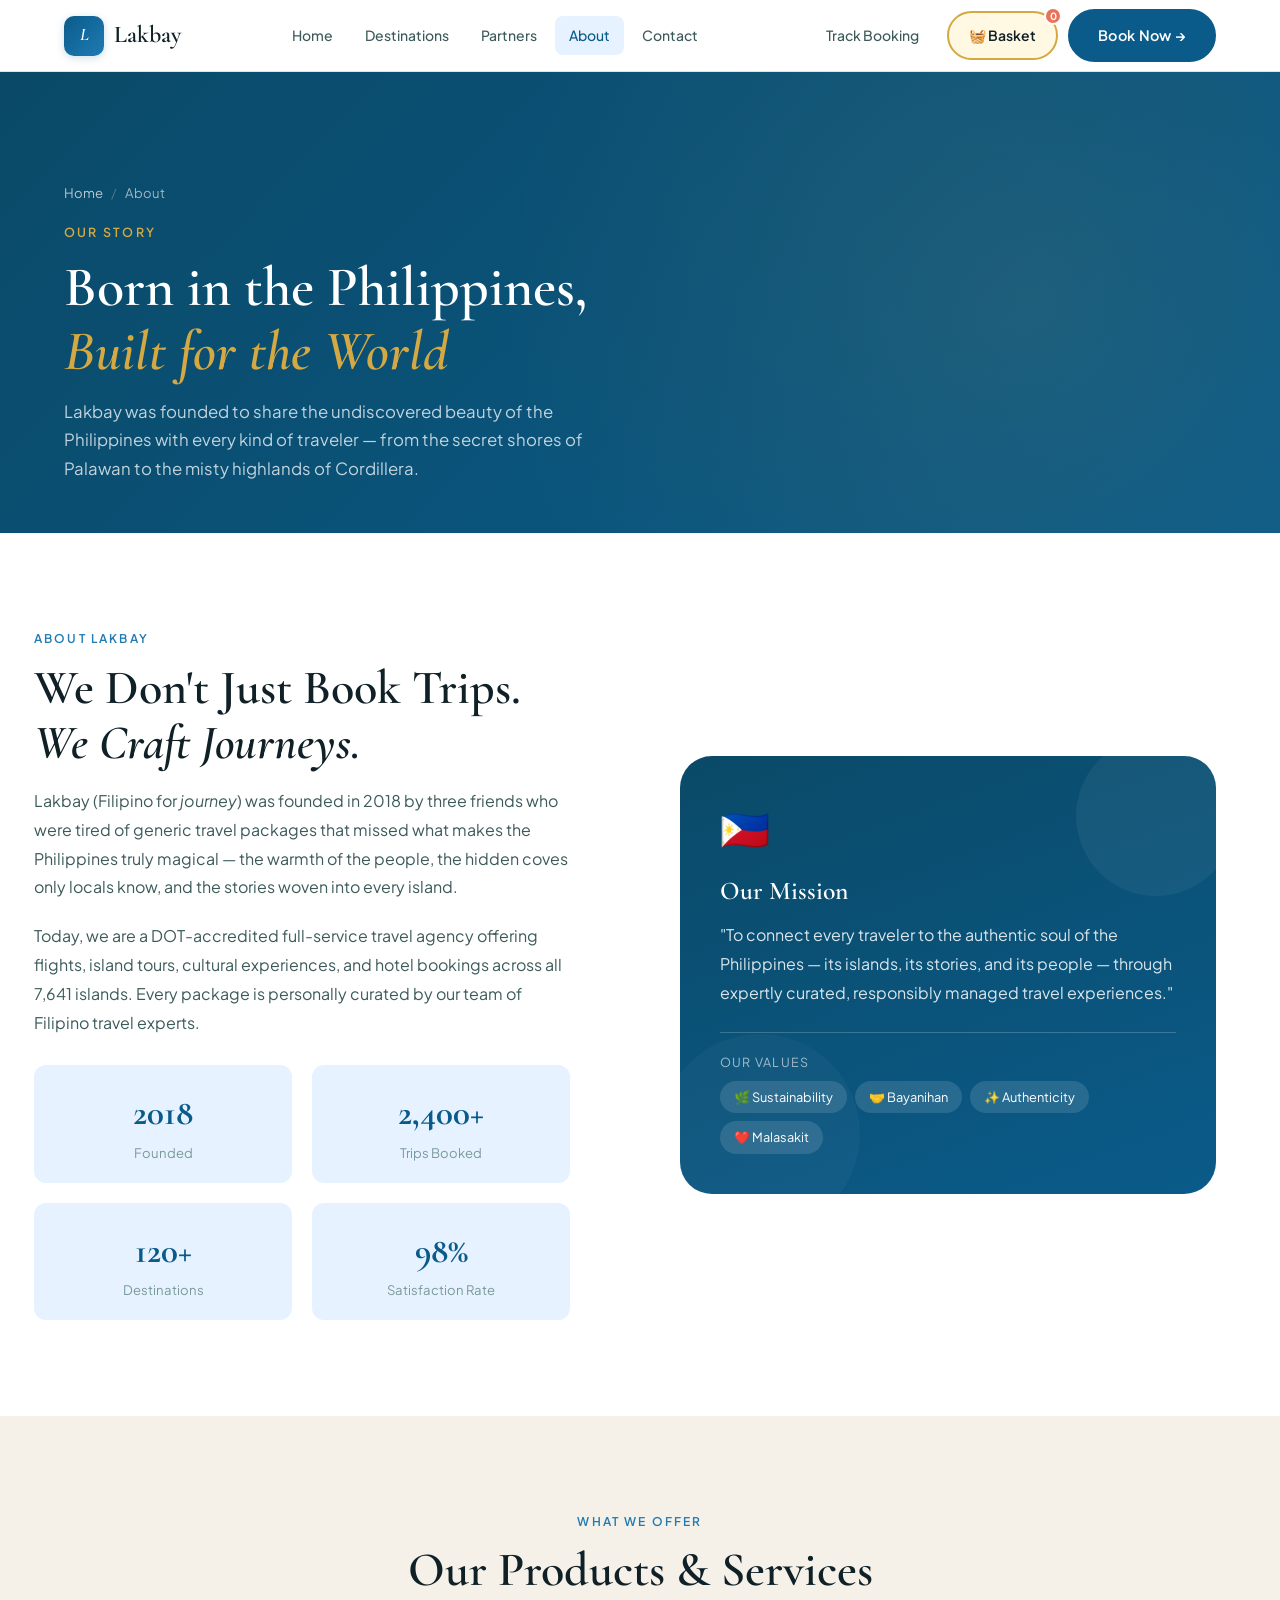
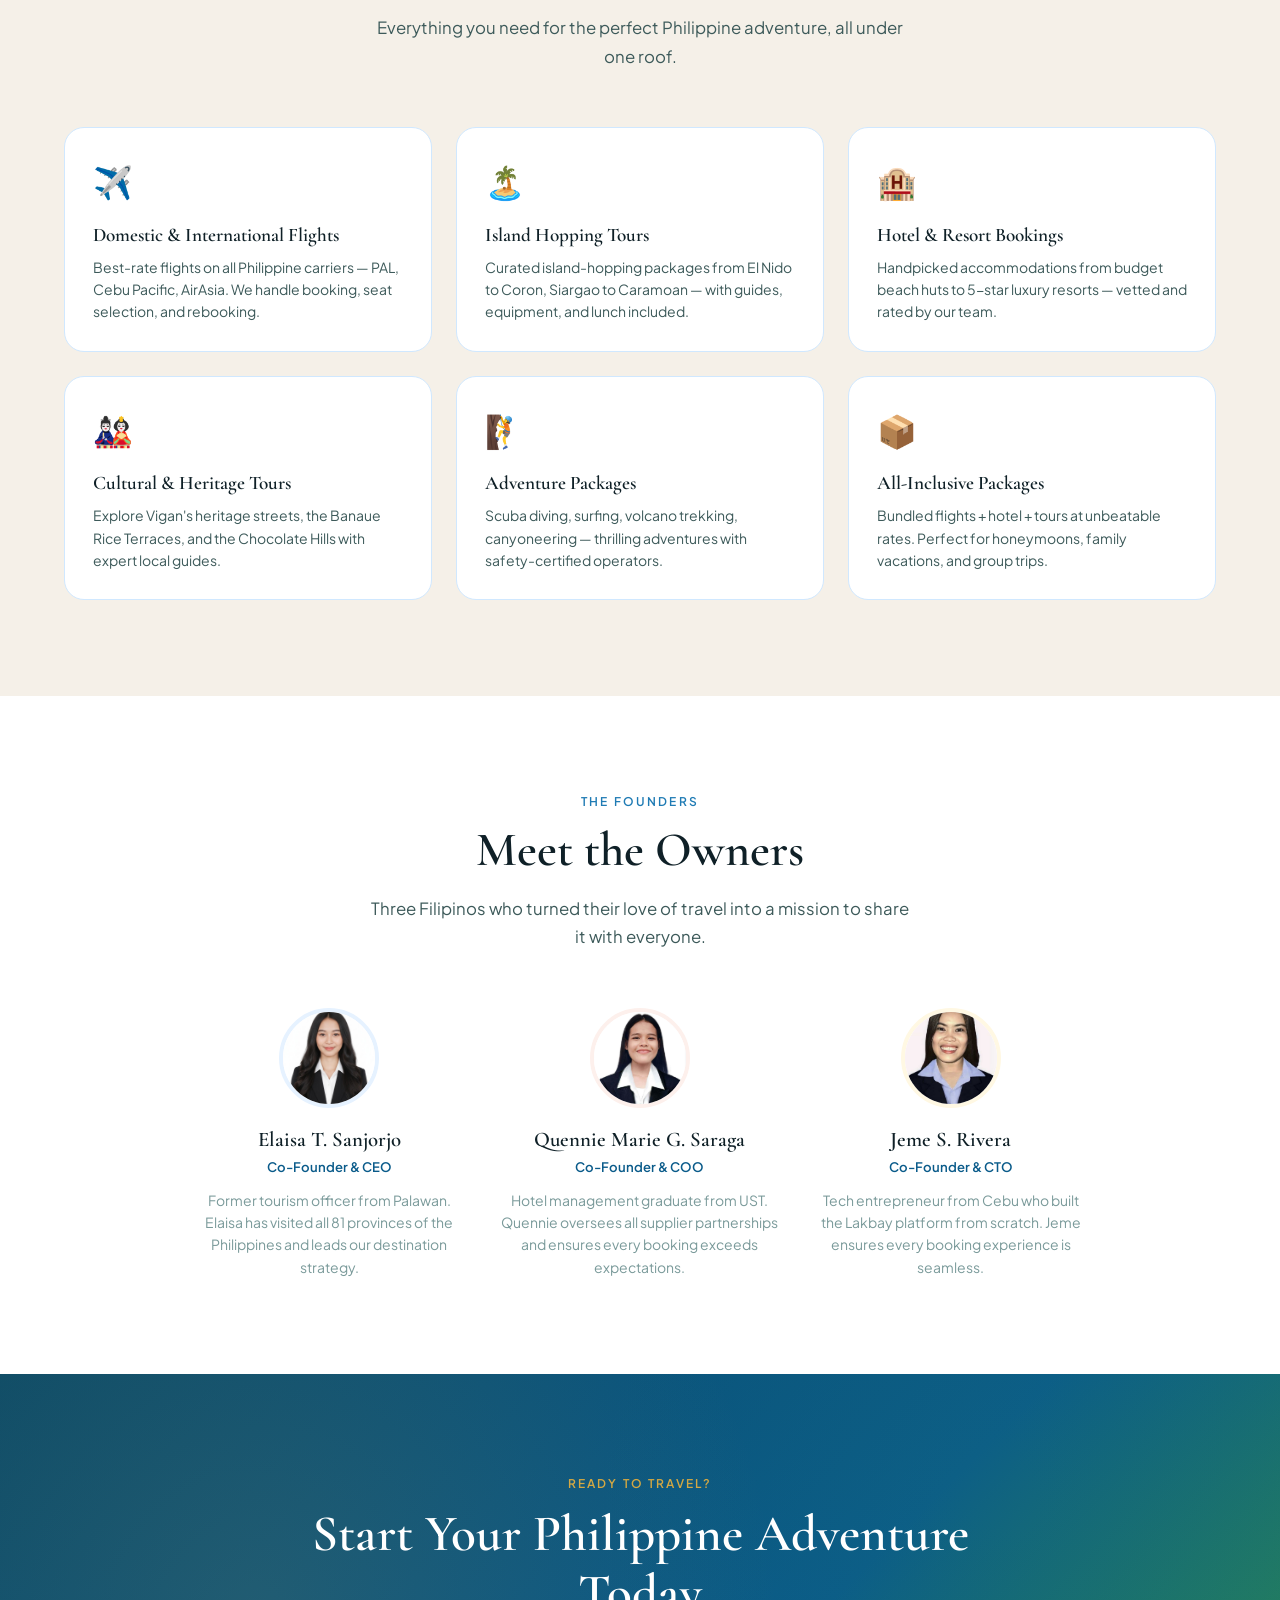
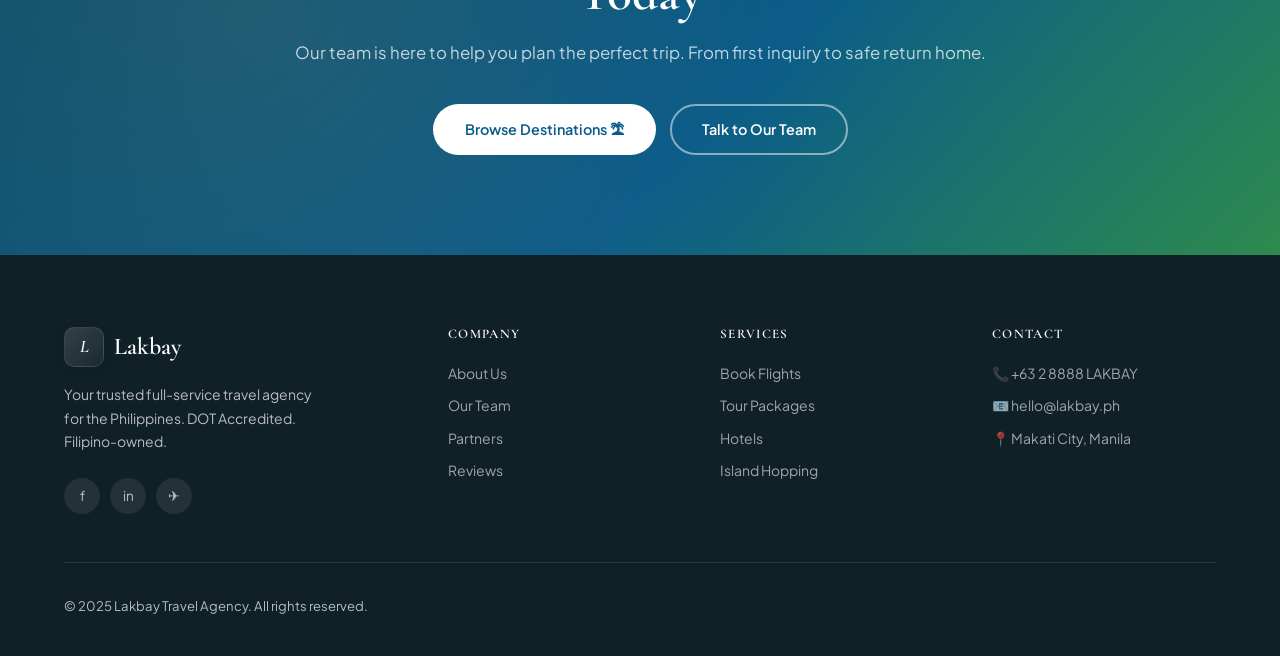
<file: about.html>
<!DOCTYPE html>
<html lang="en">
<head>
  <meta charset="UTF-8" /><meta name="viewport" content="width=device-width, initial-scale=1.0" />
  <title>About Us — Lakbay</title>
  <link href="https://fonts.googleapis.com/css2?family=Cormorant+Garamond:ital,wght@0,400;0,600;1,400;1,600&family=Plus+Jakarta+Sans:wght@300;400;500;600&display=swap" rel="stylesheet" />
  <link href="https://unpkg.com/aos@2.3.1/dist/aos.css" rel="stylesheet" />
  <link rel="stylesheet" href="style.css" />
</head>
<body>
<nav class="nav" id="mainNav">
  <a href="index.html" class="nav-logo"><div class="logo-mark">L</div> Lakbay</a>
  <div class="nav-links">
    <a href="index.html" class="nav-link">Home</a>
    <a href="search.html" class="nav-link">Destinations</a>
    <a href="suppliers.html" class="nav-link">Partners</a>
    <a href="about.html" class="nav-link active">About</a>
    <a href="contact.html" class="nav-link">Contact</a>
  </div>
  <div class="nav-actions">
    <a href="tracker.html" class="btn-ghost">Track Booking</a>
    <a href="cart.html" class="cart-btn">🧺 Basket <span class="cart-count" id="cartCount">0</span></a>
    <a href="search.html" class="btn-primary">Book Now →</a>
  </div>
  <button class="nav-burger" onclick="toggleMenu()"><span></span><span></span><span></span></button>
</nav>
<div class="mobile-menu" id="mobileMenu">
  <a href="index.html" class="nav-link">Home</a>
  <a href="search.html" class="nav-link">Destinations</a>
  <a href="about.html" class="nav-link active">About</a>
  <a href="contact.html" class="nav-link">Contact</a>
</div>

<div class="page-wrap">
  <!-- HERO -->
  <div class="page-hero">
    <div class="page-hero-inner" data-aos="fade-up">
      <nav class="breadcrumb"><a href="index.html">Home</a><span class="breadcrumb-sep">/</span><span>About</span></nav>
      <span class="page-hero-label">Our Story</span>
      <h1>Born in the Philippines,<br/><em style="font-style:italic;color:var(--gold);">Built for the World</em></h1>
      <p>Lakbay was founded to share the undiscovered beauty of the Philippines with every kind of traveler — from the secret shores of Palawan to the misty highlands of Cordillera.</p>
    </div>
  </div>

  <!-- ABOUT COMPANY -->
  <section class="section" style="background:white;">
    <div class="section-inner">
      <div style="display:grid;grid-template-columns:1fr 1fr;gap:80px;align-items:center;">
        <div data-aos="fade-right">
          <span class="section-label">About Lakbay</span>
          <h2 class="section-title">We Don't Just Book Trips.<br/><em>We Craft Journeys.</em></h2>
          <p style="color:var(--text-mid);line-height:1.8;margin-bottom:20px;">Lakbay (Filipino for <em>journey</em>) was founded in 2018 by three friends who were tired of generic travel packages that missed what makes the Philippines truly magical — the warmth of the people, the hidden coves only locals know, and the stories woven into every island.</p>
          <p style="color:var(--text-mid);line-height:1.8;margin-bottom:28px;">Today, we are a DOT-accredited full-service travel agency offering flights, island tours, cultural experiences, and hotel bookings across all 7,641 islands. Every package is personally curated by our team of Filipino travel experts.</p>
          <div style="display:grid;grid-template-columns:1fr 1fr;gap:20px;">
            <div style="background:var(--ocean-pale);border-radius:var(--radius);padding:20px;text-align:center;">
              <div style="font-family:var(--font-display);font-size:2.2rem;font-weight:700;color:var(--ocean);">2018</div>
              <div style="font-size:0.82rem;color:var(--text-muted);">Founded</div>
            </div>
            <div style="background:var(--ocean-pale);border-radius:var(--radius);padding:20px;text-align:center;">
              <div style="font-family:var(--font-display);font-size:2.2rem;font-weight:700;color:var(--ocean);">2,400+</div>
              <div style="font-size:0.82rem;color:var(--text-muted);">Trips Booked</div>
            </div>
            <div style="background:var(--ocean-pale);border-radius:var(--radius);padding:20px;text-align:center;">
              <div style="font-family:var(--font-display);font-size:2.2rem;font-weight:700;color:var(--ocean);">120+</div>
              <div style="font-size:0.82rem;color:var(--text-muted);">Destinations</div>
            </div>
            <div style="background:var(--ocean-pale);border-radius:var(--radius);padding:20px;text-align:center;">
              <div style="font-family:var(--font-display);font-size:2.2rem;font-weight:700;color:var(--ocean);">98%</div>
              <div style="font-size:0.82rem;color:var(--text-muted);">Satisfaction Rate</div>
            </div>
          </div>
        </div>
        <div>
          <div style="background:linear-gradient(160deg,var(--ocean-deep),var(--ocean));border-radius:var(--radius-xl);padding:40px;color:white;position:relative;overflow:hidden;">
            <div style="position:absolute;top:-20px;right:-20px;width:160px;height:160px;background:rgba(255,255,255,0.05);border-radius:50%;"></div>
            <div style="position:absolute;bottom:-40px;left:-20px;width:200px;height:200px;background:rgba(255,255,255,0.03);border-radius:50%;"></div>
            <div style="position:relative;z-index:1;">
              <div style="font-size:2.5rem;margin-bottom:16px;">🇵🇭</div>
              <h3 style="font-family:var(--font-display);font-size:1.6rem;font-weight:600;margin-bottom:16px;">Our Mission</h3>
              <p style="opacity:0.85;line-height:1.8;margin-bottom:24px;">"To connect every traveler to the authentic soul of the Philippines — its islands, its stories, and its people — through expertly curated, responsibly managed travel experiences."</p>
              <div style="border-top:1px solid rgba(255,255,255,0.2);padding-top:20px;">
                <div style="font-size:0.78rem;opacity:0.6;text-transform:uppercase;letter-spacing:0.1em;margin-bottom:8px;">Our Values</div>
                <div style="display:flex;flex-wrap:wrap;gap:8px;">
                  <span style="background:rgba(255,255,255,0.12);padding:6px 14px;border-radius:50px;font-size:0.8rem;">🌿 Sustainability</span>
                  <span style="background:rgba(255,255,255,0.12);padding:6px 14px;border-radius:50px;font-size:0.8rem;">🤝 Bayanihan</span>
                  <span style="background:rgba(255,255,255,0.12);padding:6px 14px;border-radius:50px;font-size:0.8rem;">✨ Authenticity</span>
                  <span style="background:rgba(255,255,255,0.12);padding:6px 14px;border-radius:50px;font-size:0.8rem;">❤️ Malasakit</span>
                </div>
              </div>
            </div>
          </div>
        </div>
      </div>
    </div>
  </section>

  <!-- ABOUT PRODUCTS/SERVICES -->
  <section class="section" style="background:var(--sand);">
    <div class="section-inner">
      <div class="section-header center">
        <span class="section-label">What We Offer</span>
        <h2 class="section-title">Our Products & Services</h2>
        <p class="section-sub">Everything you need for the perfect Philippine adventure, all under one roof.</p>
      </div>
      <div style="display:grid;grid-template-columns:repeat(auto-fill,minmax(280px,1fr));gap:24px;">
        <div style="background:white;border-radius:var(--radius-lg);padding:28px;border:1px solid var(--border);">
          <div style="font-size:2rem;margin-bottom:16px;">✈️</div>
          <h3 style="font-family:var(--font-display);font-size:1.2rem;font-weight:600;margin-bottom:10px;">Domestic & International Flights</h3>
          <p style="font-size:0.875rem;color:var(--text-mid);line-height:1.6;">Best-rate flights on all Philippine carriers — PAL, Cebu Pacific, AirAsia. We handle booking, seat selection, and rebooking.</p>
        </div>
        <div style="background:white;border-radius:var(--radius-lg);padding:28px;border:1px solid var(--border);">
          <div style="font-size:2rem;margin-bottom:16px;">🏝️</div>
          <h3 style="font-family:var(--font-display);font-size:1.2rem;font-weight:600;margin-bottom:10px;">Island Hopping Tours</h3>
          <p style="font-size:0.875rem;color:var(--text-mid);line-height:1.6;">Curated island-hopping packages from El Nido to Coron, Siargao to Caramoan — with guides, equipment, and lunch included.</p>
        </div>
        <div style="background:white;border-radius:var(--radius-lg);padding:28px;border:1px solid var(--border);">
          <div style="font-size:2rem;margin-bottom:16px;">🏨</div>
          <h3 style="font-family:var(--font-display);font-size:1.2rem;font-weight:600;margin-bottom:10px;">Hotel & Resort Bookings</h3>
          <p style="font-size:0.875rem;color:var(--text-mid);line-height:1.6;">Handpicked accommodations from budget beach huts to 5-star luxury resorts — vetted and rated by our team.</p>
        </div>
        <div style="background:white;border-radius:var(--radius-lg);padding:28px;border:1px solid var(--border);">
          <div style="font-size:2rem;margin-bottom:16px;">🎎</div>
          <h3 style="font-family:var(--font-display);font-size:1.2rem;font-weight:600;margin-bottom:10px;">Cultural & Heritage Tours</h3>
          <p style="font-size:0.875rem;color:var(--text-mid);line-height:1.6;">Explore Vigan's heritage streets, the Banaue Rice Terraces, and the Chocolate Hills with expert local guides.</p>
        </div>
        <div style="background:white;border-radius:var(--radius-lg);padding:28px;border:1px solid var(--border);">
          <div style="font-size:2rem;margin-bottom:16px;">🧗</div>
          <h3 style="font-family:var(--font-display);font-size:1.2rem;font-weight:600;margin-bottom:10px;">Adventure Packages</h3>
          <p style="font-size:0.875rem;color:var(--text-mid);line-height:1.6;">Scuba diving, surfing, volcano trekking, canyoneering — thrilling adventures with safety-certified operators.</p>
        </div>
        <div style="background:white;border-radius:var(--radius-lg);padding:28px;border:1px solid var(--border);">
          <div style="font-size:2rem;margin-bottom:16px;">📦</div>
          <h3 style="font-family:var(--font-display);font-size:1.2rem;font-weight:600;margin-bottom:10px;">All-Inclusive Packages</h3>
          <p style="font-size:0.875rem;color:var(--text-mid);line-height:1.6;">Bundled flights + hotel + tours at unbeatable rates. Perfect for honeymoons, family vacations, and group trips.</p>
        </div>
      </div>
    </div>
  </section>

  <!-- OWNERS -->
  <section class="section" style="background:white;">
    <div class="section-inner">
      <div class="section-header center">
        <span class="section-label">The Founders</span>
        <h2 class="section-title">Meet the Owners</h2>
        <p class="section-sub">Three Filipinos who turned their love of travel into a mission to share it with everyone.</p>
      </div>
      <div style="display:grid;grid-template-columns:repeat(3,1fr);gap:32px;max-width:900px;margin:0 auto;">
        <div style="text-align:center;">
          <img src="public/3.jpg" alt="Jose Reyes" style="width:100px;height:100px;border-radius:50%;object-fit:cover;margin:0 auto 20px;border:4px solid var(--ocean-pale);">
          <h3 style="font-family:var(--font-display);font-size:1.3rem;font-weight:600;margin-bottom:4px;">Elaisa T. Sanjorjo</h3>
          <div style="font-size:0.82rem;color:var(--ocean);font-weight:600;margin-bottom:12px;">Co-Founder & CEO</div>
          <p style="font-size:0.875rem;color:var(--text-muted);line-height:1.6;">Former tourism officer from Palawan. Elaisa has visited all 81 provinces of the Philippines and leads our destination strategy.</p>
        </div>
        <div style="text-align:center;">
          <img src="public/2.jpg" alt="Maria Cruz" style="width:100px;height:100px;border-radius:50%;object-fit:cover;margin:0 auto 20px;border:4px solid var(--coral-light);">
          <h3 style="font-family:var(--font-display);font-size:1.3rem;font-weight:600;margin-bottom:4px;">Quennie Marie G. Saraga</h3>
          <div style="font-size:0.82rem;color:var(--ocean);font-weight:600;margin-bottom:12px;">Co-Founder & COO</div>
          <p style="font-size:0.875rem;color:var(--text-muted);line-height:1.6;">Hotel management graduate from UST. Quennie oversees all supplier partnerships and ensures every booking exceeds expectations.</p>
        </div>
        <div style="text-align:center;">
          <img src="public/1.jpg" alt="Anton Lim" style="width:100px;height:100px;border-radius:50%;object-fit:cover;margin:0 auto 20px;border:4px solid var(--gold-light);">
          <h3 style="font-family:var(--font-display);font-size:1.3rem;font-weight:600;margin-bottom:4px;">Jeme S. Rivera</h3>
          <div style="font-size:0.82rem;color:var(--ocean);font-weight:600;margin-bottom:12px;">Co-Founder & CTO</div>
          <p style="font-size:0.875rem;color:var(--text-muted);line-height:1.6;">Tech entrepreneur from Cebu who built the Lakbay platform from scratch. Jeme ensures every booking experience is seamless.</p>
        </div>
      </div>
    </div>
  </section>


  <!-- CTA -->
  <section class="cta-section">
    <div class="cta-inner">
      <span class="section-label" style="color:var(--gold);display:block;text-align:center;">Ready to Travel?</span>
      <h2>Start Your Philippine Adventure Today</h2>
      <p>Our team is here to help you plan the perfect trip. From first inquiry to safe return home.</p>
      <div class="cta-btns">
        <a href="search.html" class="btn-white">Browse Destinations 🏝</a>
        <a href="contact.html" class="btn-woutline">Talk to Our Team</a>
      </div>
    </div>
  </section>
</div>

<footer class="footer">
  <div class="footer-grid">
    <div class="footer-brand"><div class="footer-logo"><div class="logo-mark">L</div> Lakbay</div><div class="footer-tagline">Your trusted full-service travel agency for the Philippines. DOT Accredited. Filipino-owned.</div><div class="footer-socials"><a href="#" class="social-btn">f</a><a href="#" class="social-btn">in</a><a href="#" class="social-btn">✈</a></div></div>
    <div class="footer-col"><h4>Company</h4><div class="footer-links"><a href="about.html" class="footer-link">About Us</a><a href="about.html#team" class="footer-link">Our Team</a><a href="suppliers.html" class="footer-link">Partners</a><a href="reviews.html" class="footer-link">Reviews</a></div></div>
    <div class="footer-col"><h4>Services</h4><div class="footer-links"><a href="search.html" class="footer-link">Book Flights</a><a href="search.html" class="footer-link">Tour Packages</a><a href="search.html" class="footer-link">Hotels</a><a href="search.html" class="footer-link">Island Hopping</a></div></div>
    <div class="footer-col"><h4>Contact</h4><div class="footer-links"><div class="footer-link">📞 +63 2 8888 LAKBAY</div><div class="footer-link">📧 hello@lakbay.ph</div><div class="footer-link">📍 Makati City, Manila</div></div></div>
  </div>
  <div class="footer-bottom"><span>© 2025 Lakbay Travel Agency. All rights reserved.</span></div>
</footer>

<script>
function updateCartCount() { const c=JSON.parse(localStorage.getItem('lakbayCart')||'[]'); document.getElementById('cartCount').textContent=c.length; }
function toggleMenu() { document.getElementById('mobileMenu').classList.toggle('open'); }
window.addEventListener('scroll', () => document.getElementById('mainNav').classList.toggle('scrolled', window.scrollY > 40));
updateCartCount();
</script>

<!-- AOS Animation Library -->
<script src="https://unpkg.com/aos@2.3.1/dist/aos.js"></script>
<script>
// Initialize AOS animations
AOS.init({
  duration: 800,
  easing: 'ease-out-cubic',
  once: true,
  offset: 100,
  delay: 0
});
</script>
</body>
</html>
</file>
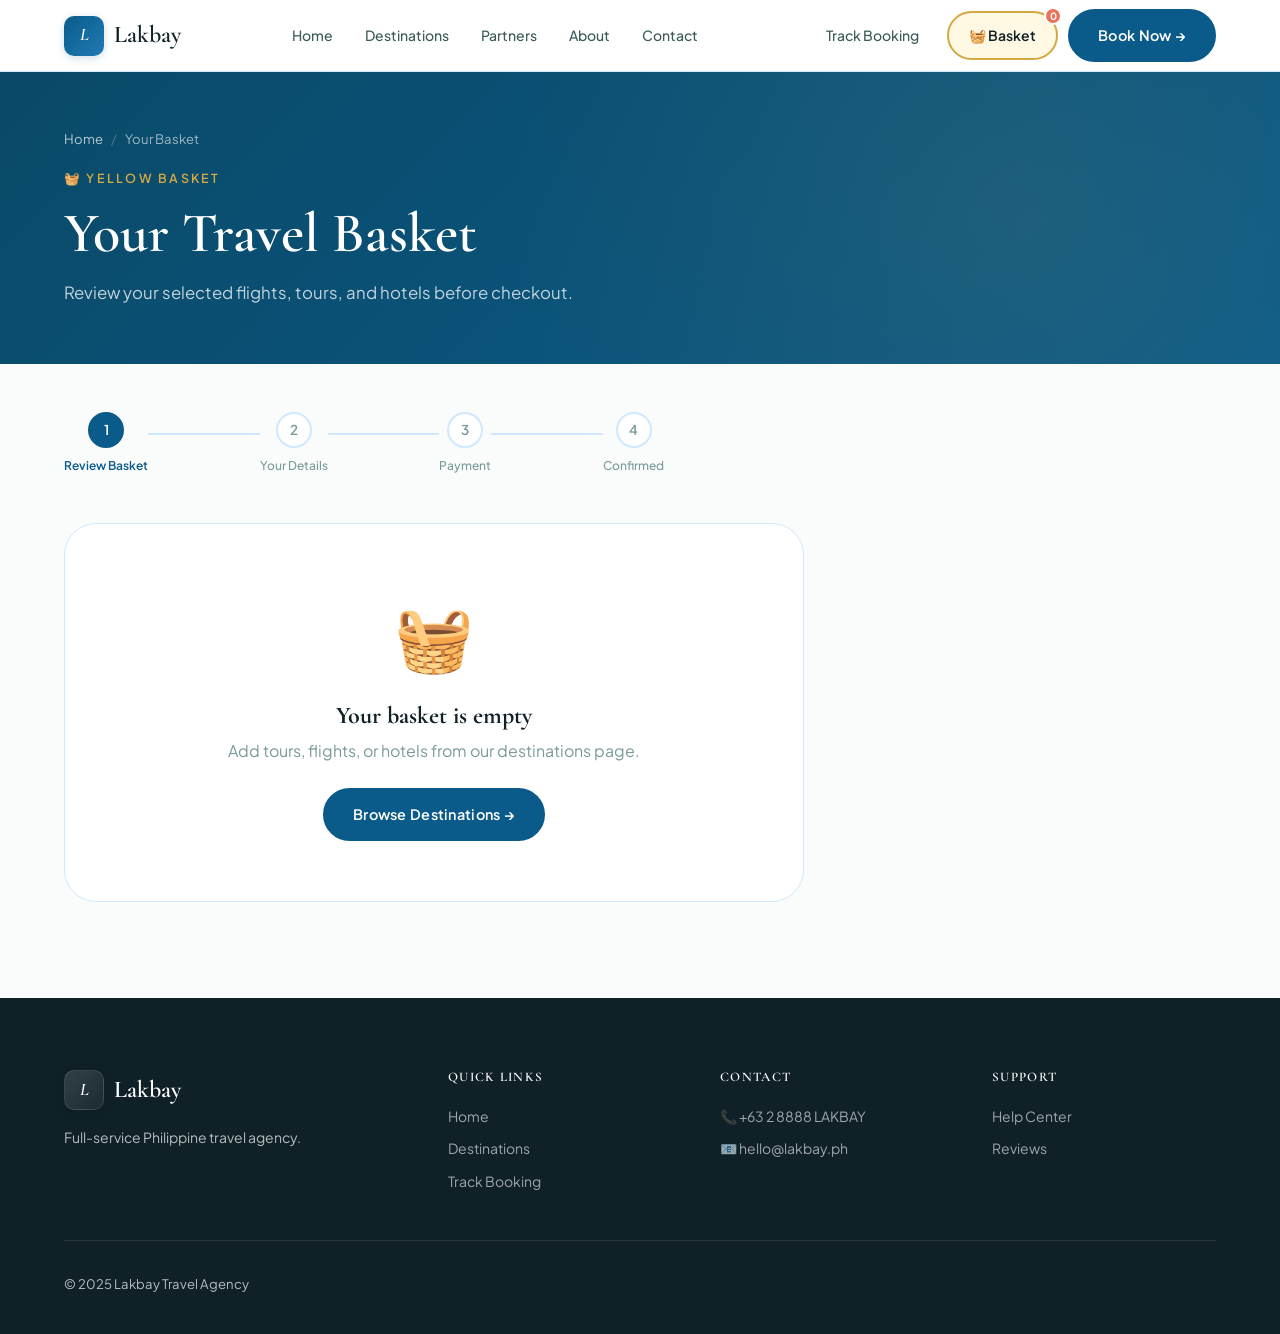
<file: cart.html>
<!DOCTYPE html>
<html lang="en">
<head>
  <meta charset="UTF-8" /><meta name="viewport" content="width=device-width, initial-scale=1.0" />
  <title>Your Basket — Lakbay</title>
  <link href="https://fonts.googleapis.com/css2?family=Cormorant+Garamond:ital,wght@0,400;0,600;1,400;1,600&family=Plus+Jakarta+Sans:wght@300;400;500;600&display=swap" rel="stylesheet" />
  <link href="https://unpkg.com/aos@2.3.1/dist/aos.css" rel="stylesheet" />
  <link rel="stylesheet" href="style.css" />
</head>
<body>
<nav class="nav" id="mainNav">
  <a href="index.html" class="nav-logo"><div class="logo-mark">L</div> Lakbay</a>
  <div class="nav-links">
    <a href="index.html" class="nav-link">Home</a>
    <a href="search.html" class="nav-link">Destinations</a>
    <a href="suppliers.html" class="nav-link">Partners</a>
    <a href="about.html" class="nav-link">About</a>
    <a href="contact.html" class="nav-link">Contact</a>
  </div>
  <div class="nav-actions">
    <a href="tracker.html" class="btn-ghost">Track Booking</a>
    <a href="cart.html" class="cart-btn">🧺 Basket <span class="cart-count" id="cartCount">0</span></a>
    <a href="search.html" class="btn-primary">Book Now →</a>
  </div>
  <button class="nav-burger" onclick="toggleMenu()"><span></span><span></span><span></span></button>
</nav>
<div class="mobile-menu" id="mobileMenu">
  <a href="index.html" class="nav-link">Home</a>
  <a href="search.html" class="nav-link">Destinations</a>
  <a href="cart.html" class="nav-link active">Basket</a>
</div>

<div class="page-wrap">
  <div class="page-hero" style="padding:56px 5%;">
    <div class="page-hero-inner">
      <nav class="breadcrumb"><a href="index.html">Home</a><span class="breadcrumb-sep">/</span><span>Your Basket</span></nav>
      <span class="page-hero-label">🧺 Yellow Basket</span>
      <h1>Your Travel Basket</h1>
      <p>Review your selected flights, tours, and hotels before checkout.</p>
    </div>
  </div>

  <section class="section" style="padding-top:48px;">
    <div class="section-inner">

      <!-- STEP INDICATOR -->
      <div style="display:flex;align-items:center;gap:0;margin-bottom:48px;max-width:600px;">
        <div class="checkout-step active">
          <div class="cs-num">1</div>
          <div class="cs-label">Review Basket</div>
        </div>
        <div class="cs-line"></div>
        <div class="checkout-step" id="step2">
          <div class="cs-num">2</div>
          <div class="cs-label">Your Details</div>
        </div>
        <div class="cs-line"></div>
        <div class="checkout-step" id="step3">
          <div class="cs-num">3</div>
          <div class="cs-label">Payment</div>
        </div>
        <div class="cs-line"></div>
        <div class="checkout-step" id="step4">
          <div class="cs-num">4</div>
          <div class="cs-label">Confirmed</div>
        </div>
      </div>

      <!-- STEP 1: BASKET -->
      <div id="viewStep1">
        <div style="display:grid;grid-template-columns:1fr 380px;gap:32px;align-items:start;">
          <div>
            <div id="cartItems"></div>
            <div id="emptyCart" style="display:none;text-align:center;padding:60px 20px;background:white;border-radius:var(--radius-xl);border:1px solid var(--border);">
              <div style="font-size:4rem;margin-bottom:16px;">🧺</div>
              <h3 style="font-family:var(--font-display);font-size:1.5rem;margin-bottom:8px;">Your basket is empty</h3>
              <p style="color:var(--text-muted);margin-bottom:24px;">Add tours, flights, or hotels from our destinations page.</p>
              <a href="search.html" class="btn-primary">Browse Destinations →</a>
            </div>
          </div>

          <!-- ORDER SUMMARY -->
          <div id="summaryPanel" style="display:none;">
            <div style="background:white;border-radius:var(--radius-xl);border:1px solid var(--border);overflow:hidden;box-shadow:var(--shadow-md);position:sticky;top:90px;">
              <div style="background:var(--ocean);padding:20px 24px;">
                <h3 style="font-family:var(--font-display);font-size:1.3rem;color:white;font-weight:600;">Order Summary</h3>
              </div>
              <div style="padding:24px;">
                <div id="summaryLines"></div>
                <div style="border-top:2px dashed var(--border);padding-top:16px;margin-top:8px;">
                  <div style="display:flex;justify-content:space-between;font-size:0.875rem;color:var(--text-muted);margin-bottom:8px;">
                    <span>Subtotal</span><span id="subtotal">₱0</span>
                  </div>
                  <div style="display:flex;justify-content:space-between;font-size:0.875rem;color:var(--text-muted);margin-bottom:8px;">
                    <span>Service Fee (2%)</span><span id="serviceFee">₱0</span>
                  </div>
                  <div style="display:flex;justify-content:space-between;font-size:0.875rem;color:var(--tropical);font-weight:600;margin-bottom:8px;">
                    <span>🎉 Discount</span><span id="discountLine">-₱0</span>
                  </div>
                  <div style="display:flex;justify-content:space-between;font-size:1.2rem;font-family:var(--font-display);font-weight:700;color:var(--ocean);border-top:1px solid var(--border);padding-top:12px;margin-top:8px;">
                    <span>Total</span><span id="totalPrice">₱0</span>
                  </div>
                </div>
                <div style="margin:16px 0;">
                  <div class="form-label">Promo Code</div>
                  <div style="display:flex;gap:8px;">
                    <input type="text" class="form-input" id="promoInput" placeholder="e.g. LAKBAY10" style="flex:1;" />
                    <button onclick="applyPromo()" class="btn-outline" style="padding:10px 16px;white-space:nowrap;">Apply</button>
                  </div>
                  <div id="promoMsg" style="font-size:0.78rem;margin-top:6px;"></div>
                </div>
                <button onclick="goToStep2()" class="btn-primary" style="width:100%;justify-content:center;padding:15px;font-size:1rem;">Proceed to Checkout →</button>
                <a href="search.html" class="btn-ghost" style="width:100%;justify-content:center;margin-top:8px;">+ Add More</a>
              </div>
            </div>
          </div>
        </div>
      </div>

      <!-- STEP 2: DETAILS -->
      <div id="viewStep2" style="display:none;max-width:700px;">
        <div style="background:white;border-radius:var(--radius-xl);padding:40px;box-shadow:var(--shadow-md);border:1px solid var(--border);">
          <h3 style="font-family:var(--font-display);font-size:1.6rem;font-weight:600;margin-bottom:8px;">Traveler Details</h3>
          <p style="color:var(--text-muted);margin-bottom:28px;">Lead traveler information for your booking confirmation.</p>
          <div class="form-row">
            <div class="form-group"><label class="form-label">First Name</label><input type="text" class="form-input" id="firstName" placeholder="Juan" /></div>
            <div class="form-group"><label class="form-label">Last Name</label><input type="text" class="form-input" id="lastName" placeholder="dela Cruz" /></div>
          </div>
          <div class="form-group"><label class="form-label">Email Address</label><input type="email" class="form-input" id="emailInput" placeholder="juan@email.com" /></div>
          <div class="form-row">
            <div class="form-group"><label class="form-label">Phone Number</label><input type="tel" class="form-input" id="phoneInput" placeholder="+63 9XX XXX XXXX" /></div>
            <div class="form-group"><label class="form-label">Nationality</label><select class="form-select"><option>Filipino</option><option>Other</option></select></div>
          </div>
          <div class="form-group"><label class="form-label">Special Requests</label><textarea class="form-input" rows="3" placeholder="Dietary needs, accessibility, anniversary surprise…" style="resize:vertical;"></textarea></div>
          <div style="display:flex;gap:12px;margin-top:8px;">
            <button onclick="goToStep1()" class="btn-outline">← Back</button>
            <button onclick="goToStep3()" class="btn-primary" style="flex:1;justify-content:center;">Continue to Payment →</button>
          </div>
        </div>
      </div>

      <!-- STEP 3: PAYMENT -->
      <div id="viewStep3" style="display:none;max-width:700px;">
        <div style="background:white;border-radius:var(--radius-xl);padding:40px;box-shadow:var(--shadow-md);border:1px solid var(--border);">
          <h3 style="font-family:var(--font-display);font-size:1.6rem;font-weight:600;margin-bottom:28px;">Payment</h3>
          <div style="display:grid;grid-template-columns:repeat(3,1fr);gap:10px;margin-bottom:24px;">
            <label class="pay-method active" onclick="selectPay(this)"><input type="radio" name="pay" checked> 💳 Card</label>
            <label class="pay-method" onclick="selectPay(this)"><input type="radio" name="pay"> 📱 GCash</label>
            <label class="pay-method" onclick="selectPay(this)"><input type="radio" name="pay"> 🏦 Bank Transfer</label>
          </div>
          <div id="cardFields">
            <div class="form-group"><label class="form-label">Cardholder Name</label><input type="text" class="form-input" placeholder="JUAN DELA CRUZ" /></div>
            <div class="form-group"><label class="form-label">Card Number</label><input type="text" class="form-input" placeholder="1234 5678 9012 3456" maxlength="19" /></div>
            <div class="form-row">
              <div class="form-group"><label class="form-label">Expiry</label><input type="text" class="form-input" placeholder="MM/YY" /></div>
              <div class="form-group"><label class="form-label">CVV</label><input type="text" class="form-input" placeholder="123" maxlength="3" /></div>
            </div>
          </div>
          <div style="background:var(--ocean-pale);border-radius:var(--radius);padding:16px;font-size:0.82rem;color:var(--ocean);margin:16px 0;">
            🔒 Your payment is encrypted and secured by 256-bit SSL. We never store card details.
          </div>
          <div style="display:flex;gap:12px;">
            <button onclick="goToStep2()" class="btn-outline">← Back</button>
            <button onclick="confirmBooking()" class="btn-primary" style="flex:1;justify-content:center;padding:15px;font-size:1rem;">Confirm Booking — <span id="finalTotal">₱0</span> →</button>
          </div>
        </div>
      </div>

      <!-- STEP 4: CONFIRMED -->
      <div id="viewStep4" style="display:none;text-align:center;max-width:600px;margin:0 auto;">
        <div style="background:white;border-radius:var(--radius-xl);padding:60px 40px;box-shadow:var(--shadow-lg);border:1px solid var(--border);">
          <div style="width:80px;height:80px;background:var(--tropical-light);border-radius:50%;display:flex;align-items:center;justify-content:center;font-size:2rem;margin:0 auto 24px;">✓</div>
          <h2 style="font-family:var(--font-display);font-size:2rem;color:var(--tropical);margin-bottom:12px;">Booking Confirmed!</h2>
          <p style="color:var(--text-muted);margin-bottom:8px;">Your booking reference is:</p>
          <div style="font-family:var(--font-display);font-size:2.5rem;font-weight:700;color:var(--ocean);letter-spacing:0.1em;margin-bottom:24px;" id="bookingRef">LKB-XXXXXX</div>
          <p style="color:var(--text-mid);margin-bottom:32px;line-height:1.7;">A confirmation email has been sent to your inbox. You can track your booking status using the reference number above.</p>
          <div style="display:flex;gap:12px;justify-content:center;flex-wrap:wrap;">
            <a href="tracker.html" class="btn-primary">Track My Booking →</a>
            <a href="search.html" class="btn-outline">Book Another Trip</a>
          </div>
        </div>
      </div>

    </div>
  </section>
</div>

<footer class="footer">
  <div class="footer-grid">
    <div class="footer-brand"><div class="footer-logo"><div class="logo-mark">L</div> Lakbay</div><div class="footer-tagline">Full-service Philippine travel agency.</div></div>
    <div class="footer-col"><h4>Quick Links</h4><div class="footer-links"><a href="index.html" class="footer-link">Home</a><a href="search.html" class="footer-link">Destinations</a><a href="tracker.html" class="footer-link">Track Booking</a></div></div>
    <div class="footer-col"><h4>Contact</h4><div class="footer-links"><div class="footer-link">📞 +63 2 8888 LAKBAY</div><div class="footer-link">📧 hello@lakbay.ph</div></div></div>
    <div class="footer-col"><h4>Support</h4><div class="footer-links"><a href="contact.html" class="footer-link">Help Center</a><a href="reviews.html" class="footer-link">Reviews</a></div></div>
  </div>
  <div class="footer-bottom"><span>© 2025 Lakbay Travel Agency</span></div>
</footer>

<style>
.checkout-step { display:flex;flex-direction:column;align-items:center;gap:8px;flex-shrink:0; }
.cs-num { width:36px;height:36px;border-radius:50%;border:2px solid var(--border);background:white;display:flex;align-items:center;justify-content:center;font-size:0.85rem;font-weight:600;color:var(--text-muted); }
.cs-label { font-size:0.75rem;font-weight:500;color:var(--text-muted);white-space:nowrap; }
.checkout-step.active .cs-num { background:var(--ocean);border-color:var(--ocean);color:white; }
.checkout-step.active .cs-label { color:var(--ocean);font-weight:600; }
.checkout-step.done .cs-num { background:var(--tropical);border-color:var(--tropical);color:white; }
.cs-line { flex:1;height:2px;background:var(--border);margin-top:-20px; }
.pay-method { display:flex;align-items:center;gap:8px;padding:12px;border:1.5px solid var(--border);border-radius:var(--radius);cursor:pointer;font-size:0.875rem;font-weight:500;transition:all 0.2s; }
.pay-method input { accent-color:var(--ocean); }
.pay-method.active { border-color:var(--ocean);background:var(--ocean-pale);color:var(--ocean); }
@media(max-width:900px){ #viewStep1 > div { grid-template-columns:1fr!important; } }
</style>

<script>
let discount = 0;

function renderCart() {
  const cart = JSON.parse(localStorage.getItem('lakbayCart') || '[]');
  document.getElementById('cartCount').textContent = cart.length;

  if (cart.length === 0) {
    document.getElementById('cartItems').innerHTML = '';
    document.getElementById('emptyCart').style.display = 'block';
    document.getElementById('summaryPanel').style.display = 'none';
    return;
  }
  document.getElementById('emptyCart').style.display = 'none';
  document.getElementById('summaryPanel').style.display = 'block';

  document.getElementById('cartItems').innerHTML = cart.map((item, idx) => `
    <div class="cart-panel" style="margin-bottom:16px;">
      <div style="padding:20px 24px;display:flex;gap:16px;align-items:flex-start;">
        <div class="cart-item-img ${item.img}" style="width:80px;height:80px;border-radius:12px;flex-shrink:0;"></div>
        <div style="flex:1;">
          <div style="font-weight:600;font-size:1rem;margin-bottom:4px;">${item.name}</div>
          <div style="font-size:0.82rem;color:var(--text-muted);margin-bottom:8px;">📍 ${item.loc} · ${item.duration}</div>
          <div style="display:flex;align-items:center;gap:6px;">
            <span class="badge badge-blue">${item.tag}</span>
          </div>
        </div>
        <div style="text-align:right;flex-shrink:0;">
          <div style="font-family:var(--font-display);font-size:1.4rem;font-weight:600;color:var(--ocean);">₱${item.price.toLocaleString()}</div>
          <div style="font-size:0.75rem;color:var(--text-muted);">per person</div>
          <div style="display:flex;align-items:center;gap:8px;margin-top:8px;justify-content:flex-end;">
            <label style="font-size:0.78rem;color:var(--text-muted);">Pax:</label>
            <input type="number" min="1" max="20" value="${item.pax||1}" style="width:56px;padding:4px 8px;border:1.5px solid var(--border);border-radius:8px;font-size:0.875rem;" onchange="updatePax(${idx}, this.value)" />
          </div>
          <button onclick="removeItem(${idx})" style="margin-top:8px;background:var(--coral-light);color:var(--coral);border:none;padding:6px 14px;border-radius:20px;font-size:0.78rem;font-weight:600;cursor:pointer;">Remove</button>
        </div>
      </div>
    </div>
  `).join('');

  updateSummary(cart);
}

function updatePax(idx, val) {
  const cart = JSON.parse(localStorage.getItem('lakbayCart') || '[]');
  cart[idx].pax = parseInt(val) || 1;
  localStorage.setItem('lakbayCart', JSON.stringify(cart));
  updateSummary(cart);
}

function removeItem(idx) {
  const cart = JSON.parse(localStorage.getItem('lakbayCart') || '[]');
  cart.splice(idx, 1);
  localStorage.setItem('lakbayCart', JSON.stringify(cart));
  renderCart();
}

function updateSummary(cart) {
  const sub = cart.reduce((s, i) => s + (i.price * (i.pax||1)), 0);
  const fee = Math.round(sub * 0.02);
  const disc = Math.round(sub * discount);
  const total = sub + fee - disc;

  document.getElementById('subtotal').textContent = '₱' + sub.toLocaleString();
  document.getElementById('serviceFee').textContent = '₱' + fee.toLocaleString();
  document.getElementById('discountLine').textContent = '-₱' + disc.toLocaleString();
  document.getElementById('totalPrice').textContent = '₱' + total.toLocaleString();
  document.getElementById('finalTotal').textContent = '₱' + total.toLocaleString();

  document.getElementById('summaryLines').innerHTML = cart.map(i => `
    <div style="display:flex;justify-content:space-between;font-size:0.82rem;color:var(--text-mid);margin-bottom:8px;">
      <span>${i.name} × ${i.pax||1}</span>
      <span>₱${(i.price*(i.pax||1)).toLocaleString()}</span>
    </div>
  `).join('');
}

function applyPromo() {
  const code = document.getElementById('promoInput').value.trim().toUpperCase();
  const msg = document.getElementById('promoMsg');
  if (code === 'LAKBAY10') {
    discount = 0.10;
    msg.style.color = 'var(--tropical)';
    msg.textContent = '✓ 10% discount applied!';
  } else if (code === 'SUMMER20') {
    discount = 0.20;
    msg.style.color = 'var(--tropical)';
    msg.textContent = '✓ 20% summer discount applied!';
  } else {
    discount = 0;
    msg.style.color = 'var(--coral)';
    msg.textContent = '✗ Invalid promo code.';
  }
  const cart = JSON.parse(localStorage.getItem('lakbayCart') || '[]');
  updateSummary(cart);
}

function selectPay(el) {
  document.querySelectorAll('.pay-method').forEach(p => p.classList.remove('active'));
  el.classList.add('active');
}

function goToStep1() { setStep(1); }
function goToStep2() {
  const cart = JSON.parse(localStorage.getItem('lakbayCart') || '[]');
  if (cart.length === 0) return;
  setStep(2);
}
function goToStep3() { setStep(3); }
function confirmBooking() {
  const ref = 'LKB-' + Math.random().toString(36).substring(2,8).toUpperCase();
  document.getElementById('bookingRef').textContent = ref;
  // Save booking to localStorage for tracker
  const cart = JSON.parse(localStorage.getItem('lakbayCart') || '[]');
  const bookings = JSON.parse(localStorage.getItem('lakbayBookings') || '[]');
  const sub = cart.reduce((s, i) => s + (i.price * (i.pax||1)), 0);
  bookings.push({ ref, items: cart, total: sub, date: new Date().toISOString(), status: 'confirmed' });
  localStorage.setItem('lakbayBookings', JSON.stringify(bookings));
  localStorage.setItem('lakbayCart', '[]');
  setStep(4);
}

function setStep(n) {
  [1,2,3,4].forEach(i => {
    document.getElementById('viewStep'+i).style.display = i===n ? 'block' : 'none';
    const el = document.getElementById('step'+i);
    if (el) {
      el.classList.toggle('active', i===n);
      el.classList.toggle('done', i<n);
    }
  });
  if (n>1) document.querySelector('.checkout-step:first-child').classList.add('done');
}

function toggleMenu() { document.getElementById('mobileMenu').classList.toggle('open'); }
window.addEventListener('scroll', () => document.getElementById('mainNav').classList.toggle('scrolled', window.scrollY > 40));

renderCart();
</script>

<!-- AOS Animation Library -->
<script src="https://unpkg.com/aos@2.3.1/dist/aos.js"></script>
<script>
// Initialize AOS animations
AOS.init({
  duration: 800,
  easing: 'ease-out-cubic',
  once: true,
  offset: 100,
  delay: 0
});
</script>
</body>
</html>
</file>
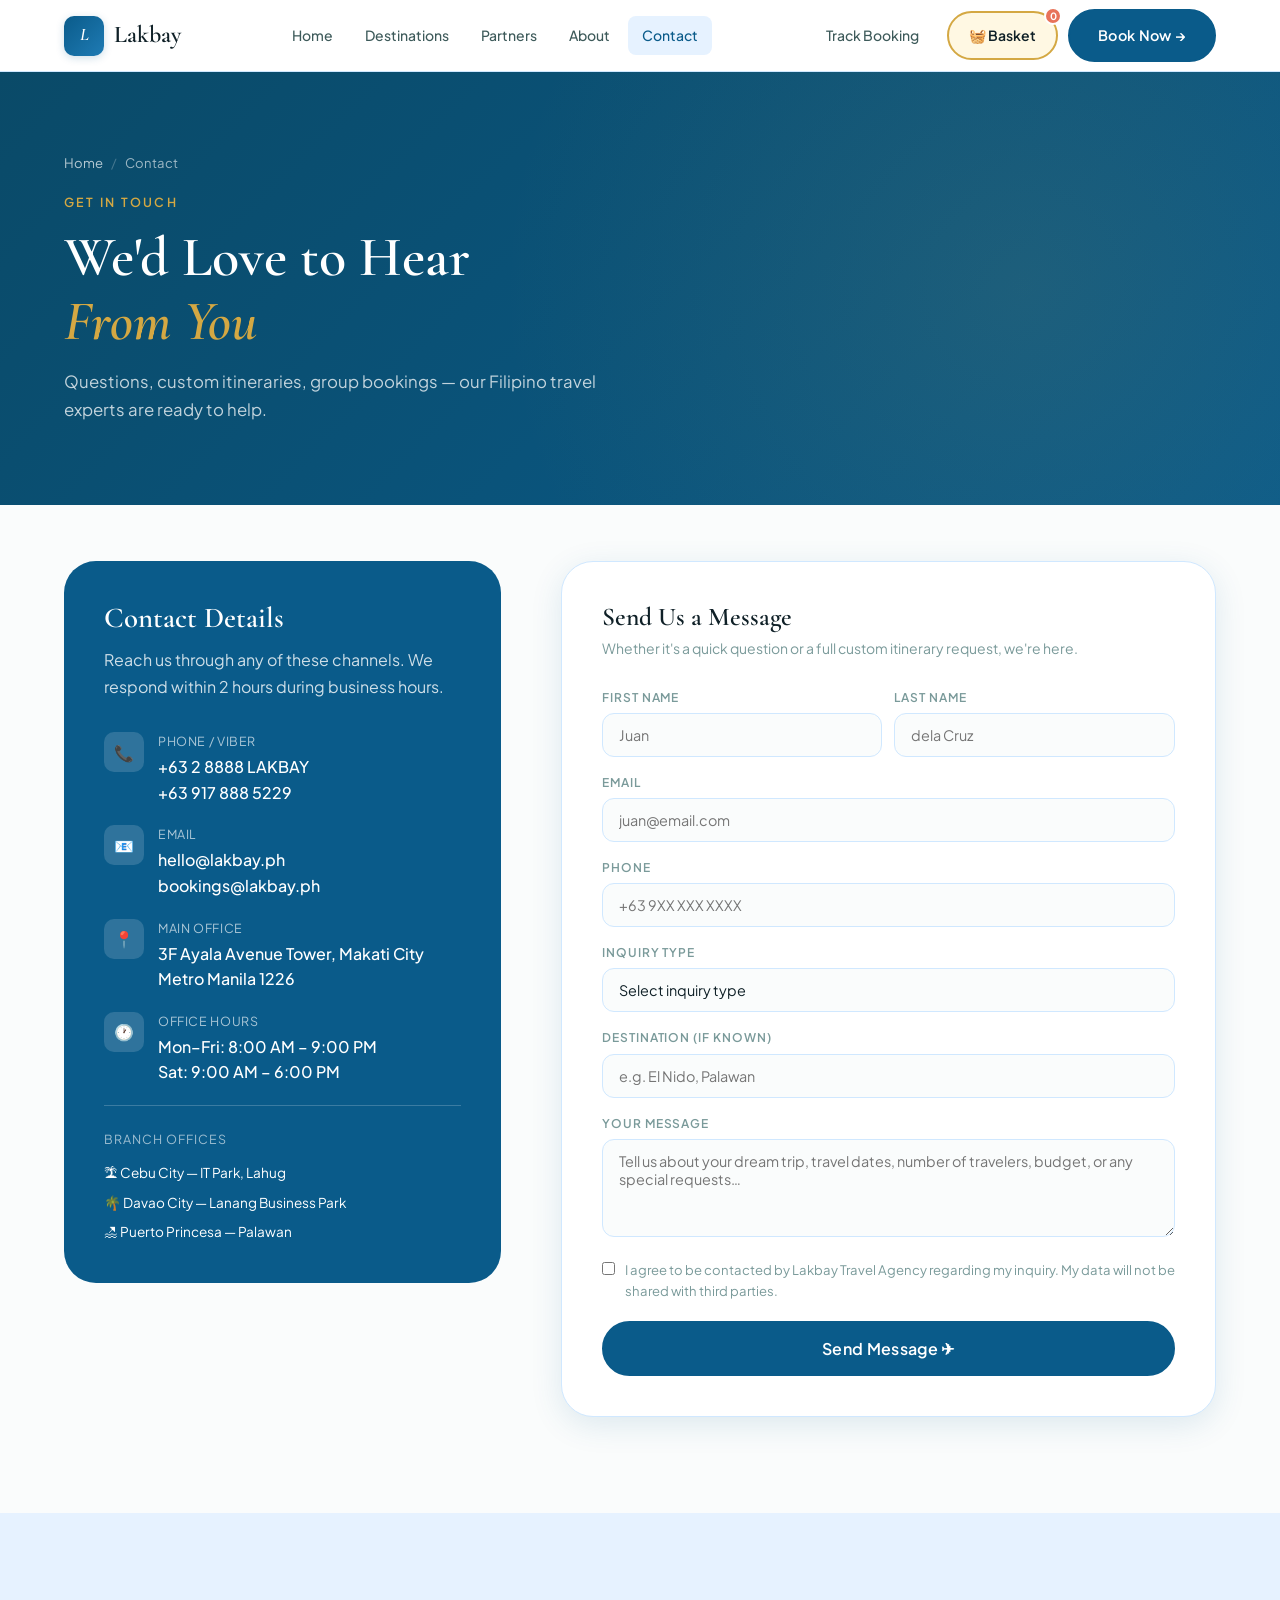
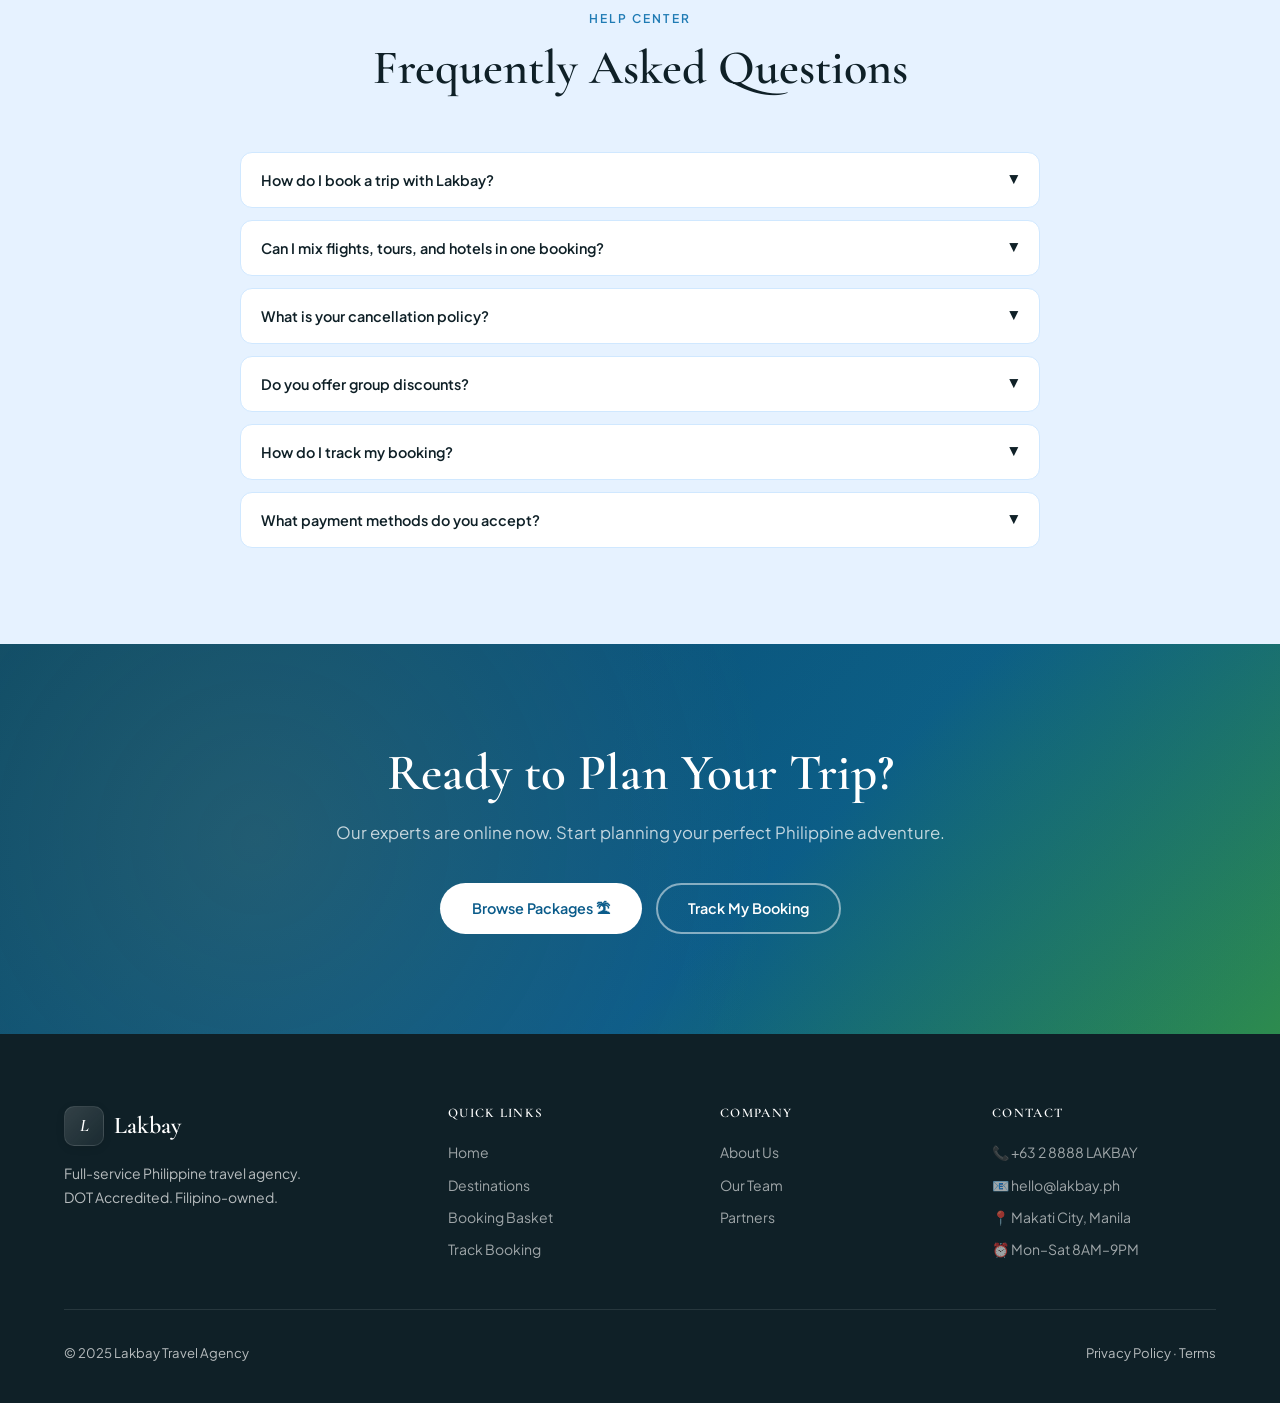
<file: contact.html>
<!DOCTYPE html>
<html lang="en">
<head>
  <meta charset="UTF-8" /><meta name="viewport" content="width=device-width, initial-scale=1.0" />
  <title>Contact Us — Lakbay</title>
  <link href="https://fonts.googleapis.com/css2?family=Cormorant+Garamond:ital,wght@0,400;0,600;1,400;1,600&family=Plus+Jakarta+Sans:wght@300;400;500;600&display=swap" rel="stylesheet" />
  <link href="https://unpkg.com/aos@2.3.1/dist/aos.css" rel="stylesheet" />
  <link rel="stylesheet" href="style.css" />
</head>
<body>
<nav class="nav" id="mainNav">
  <a href="index.html" class="nav-logo"><div class="logo-mark">L</div> Lakbay</a>
  <div class="nav-links">
    <a href="index.html" class="nav-link">Home</a>
    <a href="search.html" class="nav-link">Destinations</a>
    <a href="suppliers.html" class="nav-link">Partners</a>
    <a href="about.html" class="nav-link">About</a>
    <a href="contact.html" class="nav-link active">Contact</a>
  </div>
  <div class="nav-actions">
    <a href="tracker.html" class="btn-ghost">Track Booking</a>
    <a href="cart.html" class="cart-btn">🧺 Basket <span class="cart-count" id="cartCount">0</span></a>
    <a href="search.html" class="btn-primary">Book Now →</a>
  </div>
  <button class="nav-burger" onclick="toggleMenu()"><span></span><span></span><span></span></button>
</nav>
<div class="mobile-menu" id="mobileMenu">
  <a href="index.html" class="nav-link">Home</a>
  <a href="search.html" class="nav-link">Destinations</a>
  <a href="contact.html" class="nav-link active">Contact</a>
</div>

<div class="page-wrap">
  <div class="page-hero">
    <div class="page-hero-inner">
      <nav class="breadcrumb"><a href="index.html">Home</a><span class="breadcrumb-sep">/</span><span>Contact</span></nav>
      <span class="page-hero-label">Get in Touch</span>
      <h1>We'd Love to Hear<br/><em style="font-style:italic;color:var(--gold);">From You</em></h1>
      <p>Questions, custom itineraries, group bookings — our Filipino travel experts are ready to help.</p>
    </div>
  </div>

  <section class="section" style="padding-top:56px;">
    <div class="section-inner">
      <div class="contact-grid">
        <!-- LEFT: Info -->
        <div>
          <div class="contact-info-card">
            <h3>Contact Details</h3>
            <p>Reach us through any of these channels. We respond within 2 hours during business hours.</p>
            <div class="contact-item">
              <div class="contact-icon">📞</div>
              <div>
                <div class="contact-item-label">Phone / Viber</div>
                <div class="contact-item-val">+63 2 8888 LAKBAY</div>
                <div class="contact-item-val">+63 917 888 5229</div>
              </div>
            </div>
            <div class="contact-item">
              <div class="contact-icon">📧</div>
              <div>
                <div class="contact-item-label">Email</div>
                <div class="contact-item-val">hello@lakbay.ph</div>
                <div class="contact-item-val">bookings@lakbay.ph</div>
              </div>
            </div>
            <div class="contact-item">
              <div class="contact-icon">📍</div>
              <div>
                <div class="contact-item-label">Main Office</div>
                <div class="contact-item-val">3F Ayala Avenue Tower, Makati City</div>
                <div class="contact-item-val">Metro Manila 1226</div>
              </div>
            </div>
            <div class="contact-item">
              <div class="contact-icon">🕐</div>
              <div>
                <div class="contact-item-label">Office Hours</div>
                <div class="contact-item-val">Mon–Fri: 8:00 AM – 9:00 PM</div>
                <div class="contact-item-val">Sat: 9:00 AM – 6:00 PM</div>
              </div>
            </div>
            <div style="border-top:1px solid rgba(255,255,255,0.2);padding-top:24px;margin-top:8px;">
              <div style="font-size:0.78rem;opacity:0.6;letter-spacing:0.08em;text-transform:uppercase;margin-bottom:12px;">Branch Offices</div>
              <div style="display:flex;flex-direction:column;gap:8px;">
                <div style="font-size:0.85rem;">🏝 Cebu City — IT Park, Lahug</div>
                <div style="font-size:0.85rem;">🌴 Davao City — Lanang Business Park</div>
                <div style="font-size:0.85rem;">🏖 Puerto Princesa — Palawan</div>
              </div>
            </div>
          </div>
        </div>

        <!-- RIGHT: Form -->
        <div>
          <div class="contact-form-card" id="formPanel">
            <h3 style="font-family:var(--font-display);font-size:1.6rem;font-weight:600;margin-bottom:6px;">Send Us a Message</h3>
            <p style="color:var(--text-muted);margin-bottom:28px;font-size:0.875rem;">Whether it's a quick question or a full custom itinerary request, we're here.</p>

            <div class="form-row">
              <div class="form-group"><label class="form-label">First Name</label><input type="text" class="form-input" id="cfirst" placeholder="Juan" /></div>
              <div class="form-group"><label class="form-label">Last Name</label><input type="text" class="form-input" id="clast" placeholder="dela Cruz" /></div>
            </div>
            <div class="form-group"><label class="form-label">Email</label><input type="email" class="form-input" id="cemail" placeholder="juan@email.com" /></div>
            <div class="form-group"><label class="form-label">Phone</label><input type="tel" class="form-input" id="cphone" placeholder="+63 9XX XXX XXXX" /></div>
            <div class="form-group">
              <label class="form-label">Inquiry Type</label>
              <select class="form-select" id="ctype">
                <option value="">Select inquiry type</option>
                <option>Flight Booking</option>
                <option>Tour Package</option>
                <option>Hotel Reservation</option>
                <option>Custom Itinerary</option>
                <option>Group Booking (10+ pax)</option>
                <option>Honeymoon / Special Occasion</option>
                <option>Track Existing Booking</option>
                <option>Other</option>
              </select>
            </div>
            <div class="form-group">
              <label class="form-label">Destination (if known)</label>
              <input type="text" class="form-input" placeholder="e.g. El Nido, Palawan" />
            </div>
            <div class="form-group">
              <label class="form-label">Your Message</label>
              <textarea class="form-input" id="cmessage" rows="4" placeholder="Tell us about your dream trip, travel dates, number of travelers, budget, or any special requests…" style="resize:vertical;"></textarea>
            </div>
            <div style="display:flex;align-items:flex-start;gap:10px;margin-bottom:20px;">
              <input type="checkbox" id="consent" style="margin-top:3px;accent-color:var(--ocean);" />
              <label for="consent" style="font-size:0.82rem;color:var(--text-muted);cursor:pointer;">I agree to be contacted by Lakbay Travel Agency regarding my inquiry. My data will not be shared with third parties.</label>
            </div>
            <button onclick="submitForm()" class="btn-primary" style="width:100%;justify-content:center;padding:15px;font-size:1rem;">Send Message ✈</button>
          </div>

          <!-- SUCCESS STATE -->
          <div id="successPanel" style="display:none;text-align:center;padding:60px 40px;background:white;border-radius:var(--radius-xl);box-shadow:var(--shadow-md);border:1px solid var(--border);">
            <div style="width:72px;height:72px;background:var(--tropical-light);border-radius:50%;display:flex;align-items:center;justify-content:center;font-size:1.8rem;margin:0 auto 20px;">✅</div>
            <h3 style="font-family:var(--font-display);font-size:1.8rem;color:var(--tropical);margin-bottom:12px;">Message Sent!</h3>
            <p style="color:var(--text-muted);margin-bottom:8px;">Thank you for reaching out, <strong id="senderName">Traveler</strong>!</p>
            <p style="color:var(--text-muted);margin-bottom:32px;">Our team will get back to you within 2 business hours. Check your email for a confirmation.</p>
            <div style="display:flex;gap:12px;justify-content:center;flex-wrap:wrap;">
              <a href="search.html" class="btn-primary">Browse Destinations →</a>
              <a href="tracker.html" class="btn-outline">Track Booking</a>
            </div>
          </div>
        </div>
      </div>
    </div>
  </section>

  <!-- FAQ -->
  <section class="section" style="background:var(--ocean-pale);">
    <div class="section-inner">
      <div class="section-header center">
        <span class="section-label">Help Center</span>
        <h2 class="section-title">Frequently Asked Questions</h2>
      </div>
      <div style="max-width:800px;margin:0 auto;display:flex;flex-direction:column;gap:12px;">
        <div class="faq-item">
          <button class="faq-q" onclick="toggleFaq(this)">How do I book a trip with Lakbay? <span class="faq-arrow">▼</span></button>
          <div class="faq-a">Browse our destinations, add items to your Yellow Basket, fill in traveler details, and complete payment. You'll receive a booking reference immediately. You can also call or email us for assisted bookings.</div>
        </div>
        <div class="faq-item">
          <button class="faq-q" onclick="toggleFaq(this)">Can I mix flights, tours, and hotels in one booking? <span class="faq-arrow">▼</span></button>
          <div class="faq-a">Absolutely! Our Yellow Basket lets you add any combination of flights, tours, and hotels and check out in one step. This is the most popular way our travelers book — everything in one confirmation.</div>
        </div>
        <div class="faq-item">
          <button class="faq-q" onclick="toggleFaq(this)">What is your cancellation policy? <span class="faq-arrow">▼</span></button>
          <div class="faq-a">Free cancellation up to 14 days before travel. 50% refund for cancellations 7–13 days before. Non-refundable within 7 days, but we offer free date change once. Please see our full Terms of Service.</div>
        </div>
        <div class="faq-item">
          <button class="faq-q" onclick="toggleFaq(this)">Do you offer group discounts? <span class="faq-arrow">▼</span></button>
          <div class="faq-a">Yes! Groups of 10+ passengers receive 10–20% discounts depending on destination and season. Corporate and incentive travel packages also available. Contact us directly for a custom quote.</div>
        </div>
        <div class="faq-item">
          <button class="faq-q" onclick="toggleFaq(this)">How do I track my booking? <span class="faq-arrow">▼</span></button>
          <div class="faq-a">Visit our <a href="tracker.html" style="color:var(--ocean);">Booking Tracker</a> page and enter your booking reference (format: LKB-XXXXXX). You'll see real-time status updates on all your travel items.</div>
        </div>
        <div class="faq-item">
          <button class="faq-q" onclick="toggleFaq(this)">What payment methods do you accept? <span class="faq-arrow">▼</span></button>
          <div class="faq-a">We accept all major credit/debit cards (Visa, Mastercard), GCash, Maya, BPI online banking, BDO online banking, and bank transfer. Installment via credit card available for bookings ₱10,000+.</div>
        </div>
      </div>
    </div>
  </section>

  <!-- CTA -->
  <section class="cta-section">
    <div class="cta-inner">
      <h2>Ready to Plan Your Trip?</h2>
      <p>Our experts are online now. Start planning your perfect Philippine adventure.</p>
      <div class="cta-btns">
        <a href="search.html" class="btn-white">Browse Packages 🏝</a>
        <a href="tracker.html" class="btn-woutline">Track My Booking</a>
      </div>
    </div>
  </section>
</div>

<footer class="footer">
  <div class="footer-grid">
    <div class="footer-brand"><div class="footer-logo"><div class="logo-mark">L</div> Lakbay</div><div class="footer-tagline">Full-service Philippine travel agency. DOT Accredited. Filipino-owned.</div></div>
    <div class="footer-col"><h4>Quick Links</h4><div class="footer-links"><a href="index.html" class="footer-link">Home</a><a href="search.html" class="footer-link">Destinations</a><a href="cart.html" class="footer-link">Booking Basket</a><a href="tracker.html" class="footer-link">Track Booking</a></div></div>
    <div class="footer-col"><h4>Company</h4><div class="footer-links"><a href="about.html" class="footer-link">About Us</a><a href="about.html#team" class="footer-link">Our Team</a><a href="suppliers.html" class="footer-link">Partners</a></div></div>
    <div class="footer-col"><h4>Contact</h4><div class="footer-links"><div class="footer-link">📞 +63 2 8888 LAKBAY</div><div class="footer-link">📧 hello@lakbay.ph</div><div class="footer-link">📍 Makati City, Manila</div><div class="footer-link">⏰ Mon–Sat 8AM–9PM</div></div></div>
  </div>
  <div class="footer-bottom"><span>© 2025 Lakbay Travel Agency</span><span>Privacy Policy · Terms</span></div>
</footer>

<style>
.faq-item { background:white;border-radius:var(--radius);border:1px solid var(--border);overflow:hidden; }
.faq-q { width:100%;text-align:left;padding:18px 20px;font-size:0.9rem;font-weight:600;color:var(--text-dark);display:flex;justify-content:space-between;align-items:center;transition:background 0.2s; }
.faq-q:hover { background:var(--ocean-pale); }
.faq-q.open { color:var(--ocean); }
.faq-arrow { font-size:0.75rem;transition:transform 0.2s;flex-shrink:0;margin-left:12px; }
.faq-q.open .faq-arrow { transform:rotate(180deg); }
.faq-a { display:none;padding:0 20px 18px;font-size:0.875rem;color:var(--text-mid);line-height:1.7; }
.faq-a.open { display:block; }
</style>

<script>
function submitForm() {
  const first = document.getElementById('cfirst').value.trim();
  const email = document.getElementById('cemail').value.trim();
  if (!first || !email) {
    alert('Please fill in at least your first name and email.');
    return;
  }
  document.getElementById('senderName').textContent = first;
  document.getElementById('formPanel').style.display = 'none';
  document.getElementById('successPanel').style.display = 'block';
}

function toggleFaq(btn) {
  const isOpen = btn.classList.contains('open');
  document.querySelectorAll('.faq-q').forEach(b => { b.classList.remove('open'); b.nextElementSibling.classList.remove('open'); });
  if (!isOpen) { btn.classList.add('open'); btn.nextElementSibling.classList.add('open'); }
}

function updateCartCount() { const c=JSON.parse(localStorage.getItem('lakbayCart')||'[]'); document.getElementById('cartCount').textContent=c.length; }
function toggleMenu() { document.getElementById('mobileMenu').classList.toggle('open'); }
window.addEventListener('scroll', () => document.getElementById('mainNav').classList.toggle('scrolled', window.scrollY > 40));
updateCartCount();
</script>

<!-- AOS Animation Library -->
<script src="https://unpkg.com/aos@2.3.1/dist/aos.js"></script>
<script>
// Initialize AOS animations
AOS.init({
  duration: 800,
  easing: 'ease-out-cubic',
  once: true,
  offset: 100,
  delay: 0
});
</script>
</body>
</html>
</file>
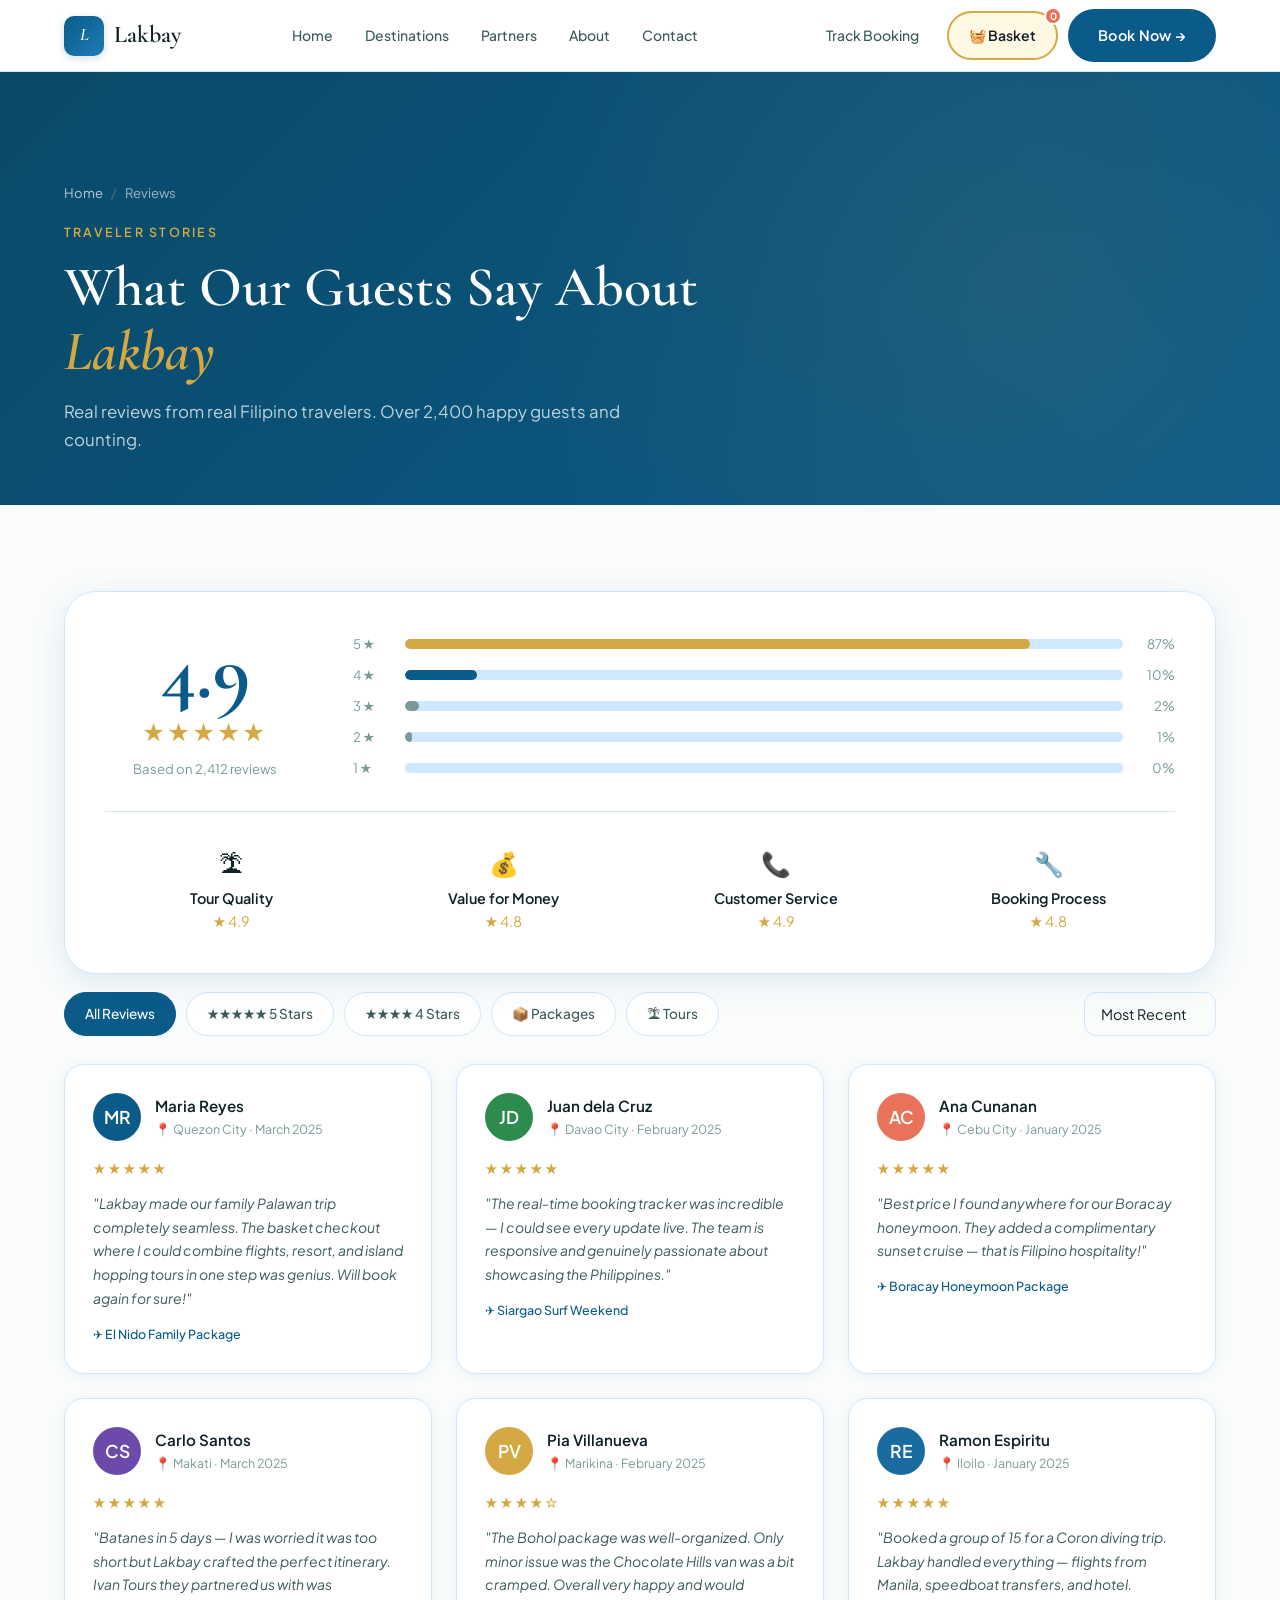
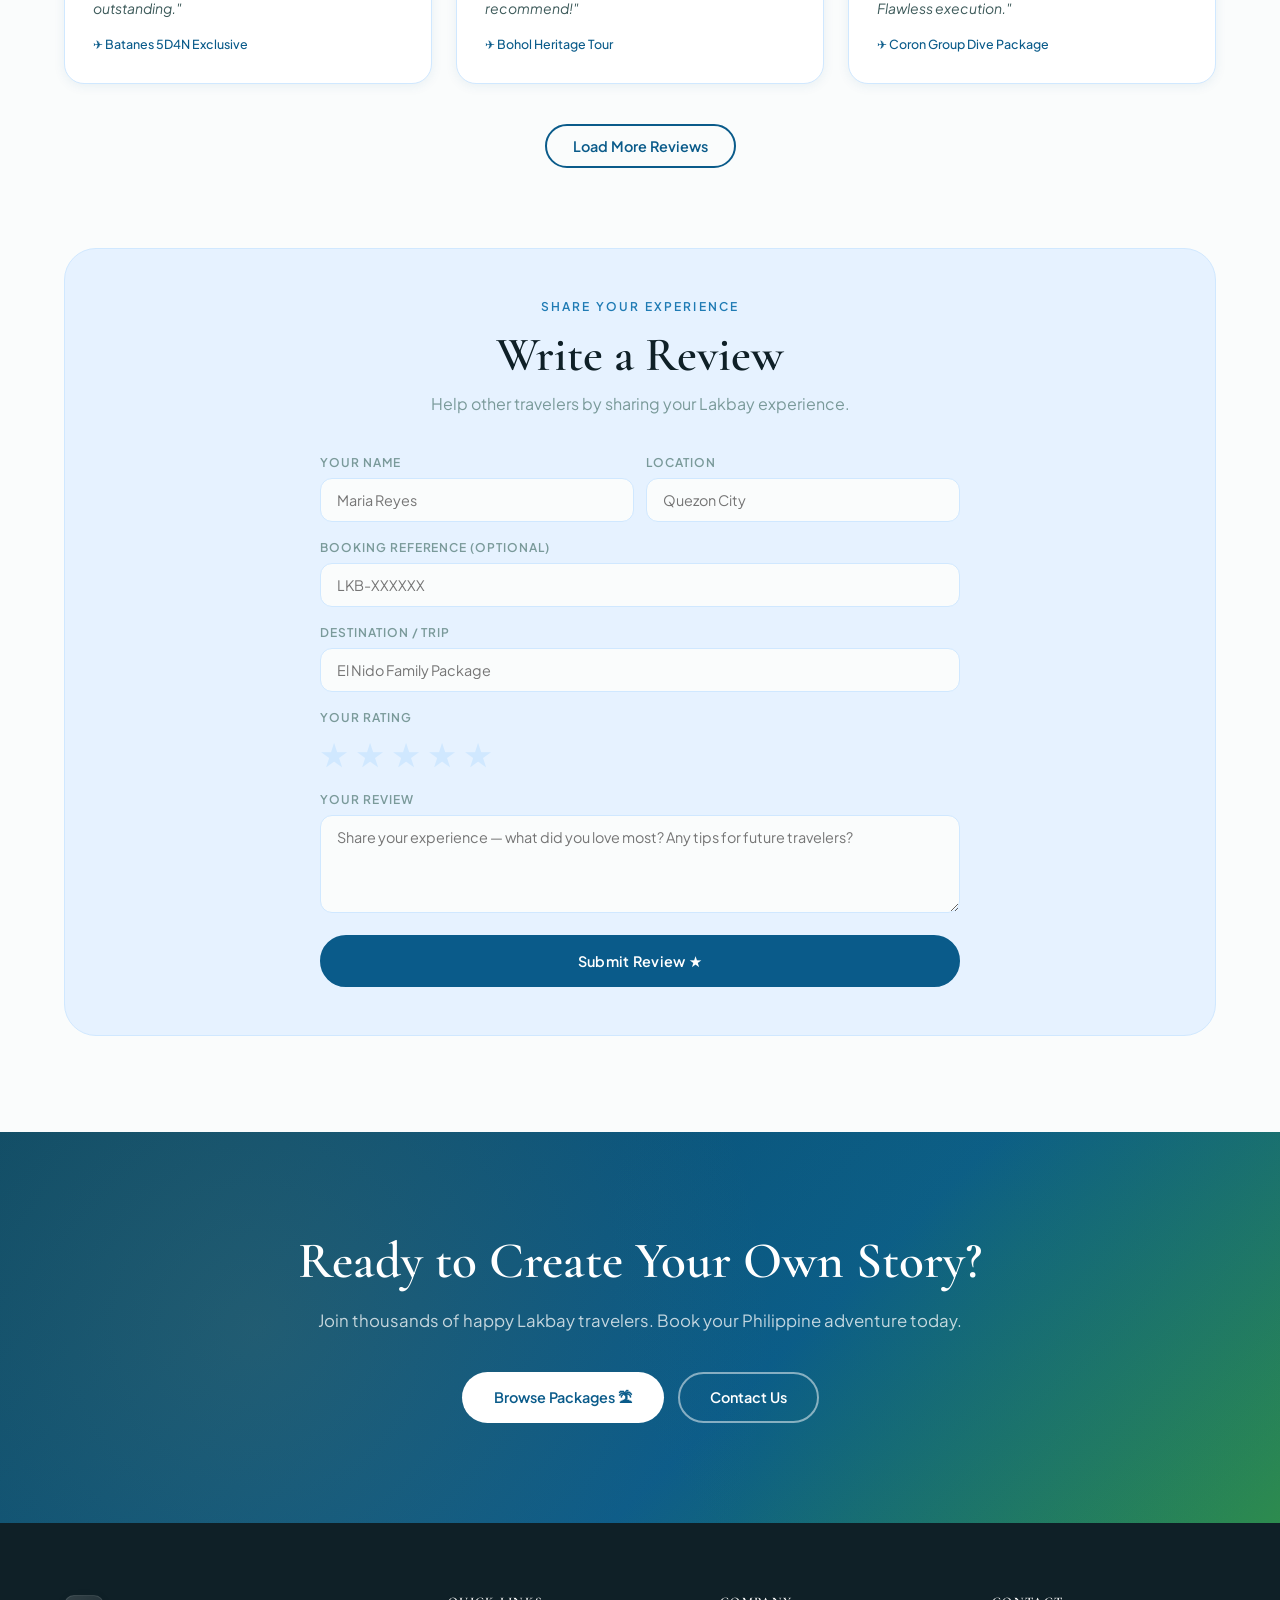
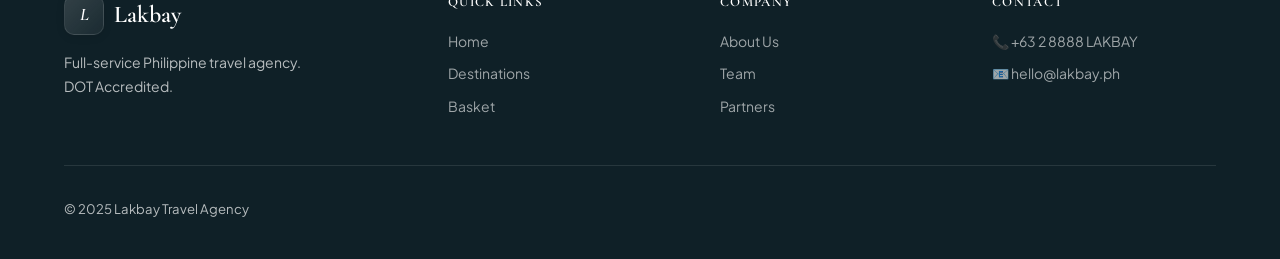
<file: reviews.html>
<!DOCTYPE html>
<html lang="en">
<head>
  <meta charset="UTF-8" /><meta name="viewport" content="width=device-width, initial-scale=1.0" />
  <title>Reviews & Feedback — Lakbay</title>
  <link href="https://fonts.googleapis.com/css2?family=Cormorant+Garamond:ital,wght@0,400;0,600;1,400;1,600&family=Plus+Jakarta+Sans:wght@300;400;500;+display=swap" rel="stylesheet" />  <link href="https://unpkg.com/aos@2.3.1/dist/aos.css" rel="stylesheet" />  <link rel="stylesheet" href="style.css" />
</head>
<body>
<nav class="nav" id="mainNav">
  <a href="index.html" class="nav-logo"><div class="logo-mark">L</div> Lakbay</a>
  <div class="nav-links">
    <a href="index.html" class="nav-link">Home</a>
    <a href="search.html" class="nav-link">Destinations</a>
    <a href="suppliers.html" class="nav-link">Partners</a>
    <a href="about.html" class="nav-link">About</a>
    <a href="contact.html" class="nav-link">Contact</a>
  </div>
  <div class="nav-actions">
    <a href="tracker.html" class="btn-ghost">Track Booking</a>
    <a href="cart.html" class="cart-btn">🧺 Basket <span class="cart-count" id="cartCount">0</span></a>
    <a href="search.html" class="btn-primary">Book Now →</a>
  </div>
  <button class="nav-burger" onclick="toggleMenu()"><span></span><span></span><span></span></button>
</nav>
<div class="mobile-menu" id="mobileMenu">
  <a href="index.html" class="nav-link">Home</a>
  <a href="search.html" class="nav-link">Destinations</a>
  <a href="reviews.html" class="nav-link active">Reviews</a>
</div>

<div class="page-wrap">
  <div class="page-hero">
    <div class="page-hero-inner" data-aos="fade-up">
      <nav class="breadcrumb"><a href="index.html">Home</a><span class="breadcrumb-sep">/</span><span>Reviews</span></nav>
      <span class="page-hero-label">Traveler Stories</span>
      <h1>What Our Guests Say About<br/><em style="font-style:italic;color:var(--gold);">Lakbay</em></h1>
      <p>Real reviews from real Filipino travelers. Over 2,400 happy guests and counting.</p>
    </div>
  </div>

  <section class="section" style="padding-top:56px;">
    <div class="section-inner">

      <!-- RATING SUMMARY -->
      <div style="background:white;border-radius:var(--radius-xl);padding:40px;box-shadow:var(--shadow-md);border:1px solid var(--border);margin-bottom:48px;" data-aos="fade-up" data-aos-delay="200">
        <div style="display:grid;grid-template-columns:200px 1fr;gap:48px;align-items:center;">
          <div style="text-align:center;">
            <div style="font-family:var(--font-display);font-size:5rem;font-weight:700;color:var(--ocean);line-height:1;">4.9</div>
            <div style="font-size:1.5rem;color:var(--gold);letter-spacing:4px;margin-bottom:8px;">★★★★★</div>
            <div style="font-size:0.82rem;color:var(--text-muted);">Based on 2,412 reviews</div>
          </div>
          <div style="display:flex;flex-direction:column;gap:10px;">
            <div class="rating-bar"><span style="width:40px;font-size:0.82rem;color:var(--text-muted);">5 ★</span><div class="bar-track"><div class="bar-fill" style="width:87%;background:var(--gold);"></div></div><span style="font-size:0.82rem;color:var(--text-muted);width:40px;text-align:right;">87%</span></div>
            <div class="rating-bar"><span style="width:40px;font-size:0.82rem;color:var(--text-muted);">4 ★</span><div class="bar-track"><div class="bar-fill" style="width:10%;background:var(--ocean);"></div></div><span style="font-size:0.82rem;color:var(--text-muted);width:40px;text-align:right;">10%</span></div>
            <div class="rating-bar"><span style="width:40px;font-size:0.82rem;color:var(--text-muted);">3 ★</span><div class="bar-track"><div class="bar-fill" style="width:2%;background:var(--text-muted);"></div></div><span style="font-size:0.82rem;color:var(--text-muted);width:40px;text-align:right;">2%</span></div>
            <div class="rating-bar"><span style="width:40px;font-size:0.82rem;color:var(--text-muted);">2 ★</span><div class="bar-track"><div class="bar-fill" style="width:1%;background:var(--text-muted);"></div></div><span style="font-size:0.82rem;color:var(--text-muted);width:40px;text-align:right;">1%</span></div>
            <div class="rating-bar"><span style="width:40px;font-size:0.82rem;color:var(--text-muted);">1 ★</span><div class="bar-track"><div class="bar-fill" style="width:0%;background:var(--coral);"></div></div><span style="font-size:0.82rem;color:var(--text-muted);width:40px;text-align:right;">0%</span></div>
          </div>
        </div>
        <div style="display:grid;grid-template-columns:repeat(4,1fr);gap:20px;margin-top:32px;border-top:1px solid var(--border);padding-top:32px;">
          <div style="text-align:center;"><div style="font-size:1.5rem;margin-bottom:4px;">🏝</div><div style="font-weight:600;font-size:0.9rem;">Tour Quality</div><div style="color:var(--gold);font-size:0.9rem;">★ 4.9</div></div>
          <div style="text-align:center;"><div style="font-size:1.5rem;margin-bottom:4px;">💰</div><div style="font-weight:600;font-size:0.9rem;">Value for Money</div><div style="color:var(--gold);font-size:0.9rem;">★ 4.8</div></div>
          <div style="text-align:center;"><div style="font-size:1.5rem;margin-bottom:4px;">📞</div><div style="font-weight:600;font-size:0.9rem;">Customer Service</div><div style="color:var(--gold);font-size:0.9rem;">★ 4.9</div></div>
          <div style="text-align:center;"><div style="font-size:1.5rem;margin-bottom:4px;">🔧</div><div style="font-weight:600;font-size:0.9rem;">Booking Process</div><div style="color:var(--gold);font-size:0.9rem;">★ 4.8</div></div>
        </div>
      </div>

      <!-- FILTERS -->
      <div style="display:flex;justify-content:space-between;align-items:center;margin-bottom:28px;flex-wrap:wrap;gap:12px;">
        <div class="cat-pills" style="margin:0;">
          <div class="cat-pill active" onclick="setReviewFilter(this,'all')">All Reviews</div>
          <div class="cat-pill" onclick="setReviewFilter(this,'5')">★★★★★ 5 Stars</div>
          <div class="cat-pill" onclick="setReviewFilter(this,'4')">★★★★ 4 Stars</div>
          <div class="cat-pill" onclick="setReviewFilter(this,'package')">📦 Packages</div>
          <div class="cat-pill" onclick="setReviewFilter(this,'tour')">🏝 Tours</div>
        </div>
        <select class="form-select" style="width:auto;" onchange="sortReviews(this.value)">
          <option value="recent">Most Recent</option>
          <option value="helpful">Most Helpful</option>
          <option value="high">Highest Rated</option>
        </select>
      </div>

      <!-- REVIEWS GRID -->
      <div class="reviews-grid" id="reviewsGrid"></div>

      <!-- LOAD MORE -->
      <div style="text-align:center;margin-top:40px;">
        <button onclick="loadMore()" class="btn-outline" id="loadMoreBtn">Load More Reviews</button>
      </div>

      <!-- WRITE REVIEW -->
      <div style="background:var(--ocean-pale);border-radius:var(--radius-xl);padding:48px;margin-top:80px;border:1px solid var(--border);" id="writeReview">
        <div style="text-align:center;margin-bottom:36px;">
          <span class="section-label">Share Your Experience</span>
          <h2 class="section-title" style="margin-bottom:8px;">Write a Review</h2>
          <p style="color:var(--text-muted);">Help other travelers by sharing your Lakbay experience.</p>
        </div>
        <div style="max-width:640px;margin:0 auto;" id="reviewFormWrap">
          <div class="form-row">
            <div class="form-group"><label class="form-label">Your Name</label><input type="text" class="form-input" id="rname" placeholder="Maria Reyes" /></div>
            <div class="form-group"><label class="form-label">Location</label><input type="text" class="form-input" id="rloc" placeholder="Quezon City" /></div>
          </div>
          <div class="form-group"><label class="form-label">Booking Reference (optional)</label><input type="text" class="form-input" id="rref" placeholder="LKB-XXXXXX" /></div>
          <div class="form-group"><label class="form-label">Destination / Trip</label><input type="text" class="form-input" id="rtrip" placeholder="El Nido Family Package" /></div>
          <div class="form-group">
            <label class="form-label">Your Rating</label>
            <div style="display:flex;gap:8px;margin-top:4px;" id="starSelect">
              <button class="star-btn" onclick="setRating(1)" data-star="1">★</button>
              <button class="star-btn" onclick="setRating(2)" data-star="2">★</button>
              <button class="star-btn" onclick="setRating(3)" data-star="3">★</button>
              <button class="star-btn" onclick="setRating(4)" data-star="4">★</button>
              <button class="star-btn" onclick="setRating(5)" data-star="5">★</button>
            </div>
          </div>
          <div class="form-group"><label class="form-label">Your Review</label><textarea class="form-input" id="rtext" rows="4" placeholder="Share your experience — what did you love most? Any tips for future travelers?" style="resize:vertical;"></textarea></div>
          <button onclick="submitReview()" class="btn-primary" style="width:100%;justify-content:center;padding:15px;">Submit Review ★</button>
        </div>
        <div id="reviewSuccess" style="display:none;text-align:center;padding:32px;">
          <div style="font-size:3rem;margin-bottom:12px;">🎉</div>
          <h3 style="font-family:var(--font-display);font-size:1.5rem;color:var(--tropical);margin-bottom:8px;">Thank You!</h3>
          <p style="color:var(--text-muted);">Your review has been submitted and will appear after verification.</p>
        </div>
      </div>
    </div>
  </section>

  <section class="cta-section">
    <div class="cta-inner">
      <h2>Ready to Create Your Own Story?</h2>
      <p>Join thousands of happy Lakbay travelers. Book your Philippine adventure today.</p>
      <div class="cta-btns">
        <a href="search.html" class="btn-white">Browse Packages 🏝</a>
        <a href="contact.html" class="btn-woutline">Contact Us</a>
      </div>
    </div>
  </section>
</div>

<footer class="footer">
  <div class="footer-grid">
    <div class="footer-brand"><div class="footer-logo"><div class="logo-mark">L</div> Lakbay</div><div class="footer-tagline">Full-service Philippine travel agency. DOT Accredited.</div></div>
    <div class="footer-col"><h4>Quick Links</h4><div class="footer-links"><a href="index.html" class="footer-link">Home</a><a href="search.html" class="footer-link">Destinations</a><a href="cart.html" class="footer-link">Basket</a></div></div>
    <div class="footer-col"><h4>Company</h4><div class="footer-links"><a href="about.html" class="footer-link">About Us</a><a href="about.html#team" class="footer-link">Team</a><a href="suppliers.html" class="footer-link">Partners</a></div></div>
    <div class="footer-col"><h4>Contact</h4><div class="footer-links"><div class="footer-link">📞 +63 2 8888 LAKBAY</div><div class="footer-link">📧 hello@lakbay.ph</div></div></div>
  </div>
  <div class="footer-bottom"><span>© 2025 Lakbay Travel Agency</span></div>
</footer>

<style>
.rating-bar { display:flex;align-items:center;gap:12px; }
.bar-track { flex:1;height:10px;background:var(--border);border-radius:5px;overflow:hidden; }
.bar-fill { height:100%;border-radius:5px;transition:width 0.8s ease; }
.star-btn { font-size:2rem;color:var(--border);cursor:pointer;transition:color 0.15s;background:none;border:none; }
.star-btn.active { color:var(--gold); }
</style>

<script>
const allReviews = [
  { name:'Maria Reyes', loc:'Quezon City', avatar:'MR', color:'var(--ocean)', stars:5, text:'Lakbay made our family Palawan trip completely seamless. The basket checkout where I could combine flights, resort, and island hopping tours in one step was genius. Will book again for sure!', trip:'El Nido Family Package', date:'March 2025', type:'package' },
  { name:'Juan dela Cruz', loc:'Davao City', avatar:'JD', color:'var(--tropical)', stars:5, text:'The real-time booking tracker was incredible — I could see every update live. The team is responsive and genuinely passionate about showcasing the Philippines.', trip:'Siargao Surf Weekend', date:'February 2025', type:'tour' },
  { name:'Ana Cunanan', loc:'Cebu City', avatar:'AC', color:'var(--coral)', stars:5, text:'Best price I found anywhere for our Boracay honeymoon. They added a complimentary sunset cruise — that is Filipino hospitality!', trip:'Boracay Honeymoon Package', date:'January 2025', type:'package' },
  { name:'Carlo Santos', loc:'Makati', avatar:'CS', color:'#6b4aaa', stars:5, text:'Batanes in 5 days — I was worried it was too short but Lakbay crafted the perfect itinerary. Ivan Tours they partnered us with was outstanding.', trip:'Batanes 5D4N Exclusive', date:'March 2025', type:'tour' },
  { name:'Pia Villanueva', loc:'Marikina', avatar:'PV', color:'var(--gold)', stars:4, text:'The Bohol package was well-organized. Only minor issue was the Chocolate Hills van was a bit cramped. Overall very happy and would recommend!', trip:'Bohol Heritage Tour', date:'February 2025', type:'tour' },
  { name:'Ramon Espiritu', loc:'Iloilo', avatar:'RE', color:'#1a6ba0', stars:5, text:'Booked a group of 15 for a Coron diving trip. Lakbay handled everything — flights from Manila, speedboat transfers, and hotel. Flawless execution.', trip:'Coron Group Dive Package', date:'January 2025', type:'package' },
  { name:'Tanya Mercado', loc:'BGC, Taguig', avatar:'TM', color:'#8b2252', stars:5, text:'Solo trip to Siargao booked through Lakbay. They connected me with other solo travelers — ended up with the best group! The cloud 9 surf lesson was unforgettable.', trip:'Siargao Solo Adventure', date:'December 2024', type:'tour' },
  { name:'Ken Aquino', loc:'Pasig City', avatar:'KA', color:'var(--ocean-deep)', stars:5, text:'I\'ve booked with 3 other agencies but Lakbay is a different level. Personal touch, transparent pricing, no hidden charges. This is now my go-to agency.', trip:'El Nido + Coron Island Combo', date:'December 2024', type:'package' },
  { name:'Luz Bautista', loc:'Antipolo', avatar:'LB', color:'#c87830', stars:4, text:'Great Vigan heritage tour. The local guide was amazing and very knowledgeable. Would have preferred one more day but overall a lovely experience.', trip:'Vigan & Ilocos Heritage Tour', date:'November 2024', type:'tour' },
];

let shownCount = 6;
let activeFilter = 'all';

function setReviewFilter(el, filter) {
  document.querySelectorAll('.cat-pill').forEach(p => p.classList.remove('active'));
  el.classList.add('active');
  activeFilter = filter;
  shownCount = 6;
  renderReviews();
}

function sortReviews(val) { renderReviews(); }

function getFiltered() {
  return allReviews.filter(r => {
    if (activeFilter === 'all') return true;
    if (activeFilter === '5') return r.stars === 5;
    if (activeFilter === '4') return r.stars === 4;
    return r.type === activeFilter;
  });
}

function renderReviews() {
  const filtered = getFiltered();
  const shown = filtered.slice(0, shownCount);
  document.getElementById('reviewsGrid').innerHTML = shown.map(r => `
    <div class="review-card">
      <div class="review-header">
        <div class="reviewer-avatar" style="background:${r.color};">${r.avatar}</div>
        <div>
          <div class="reviewer-name">${r.name}</div>
          <div class="reviewer-loc">📍 ${r.loc} · ${r.date}</div>
        </div>
      </div>
      <div class="review-stars">${'★'.repeat(r.stars)}${'☆'.repeat(5-r.stars)}</div>
      <div class="review-text">"${r.text}"</div>
      <div class="review-trip">✈ ${r.trip}</div>
    </div>
  `).join('');
  document.getElementById('loadMoreBtn').style.display = shownCount >= filtered.length ? 'none' : 'inline-flex';
}

function loadMore() { shownCount += 3; renderReviews(); }

let selectedRating = 0;
function setRating(n) {
  selectedRating = n;
  document.querySelectorAll('.star-btn').forEach((b, i) => b.classList.toggle('active', i < n));
}

function submitReview() {
  const name = document.getElementById('rname').value.trim();
  const text = document.getElementById('rtext').value.trim();
  if (!name || !text || selectedRating === 0) {
    alert('Please fill in your name, a rating, and your review.');
    return;
  }
  const newReview = {
    name, loc: document.getElementById('rloc').value || 'Philippines',
    avatar: name.split(' ').map(w=>w[0]).join('').substring(0,2).toUpperCase(),
    color: 'var(--ocean)',
    stars: selectedRating,
    text,
    trip: document.getElementById('rtrip').value || 'Lakbay Trip',
    date: 'Just now',
    type: 'package'
  };
  allReviews.unshift(newReview);
  document.getElementById('reviewFormWrap').style.display = 'none';
  document.getElementById('reviewSuccess').style.display = 'block';
  renderReviews();
}

function updateCartCount() { const c=JSON.parse(localStorage.getItem('lakbayCart')||'[]'); document.getElementById('cartCount').textContent=c.length; }
function toggleMenu() { document.getElementById('mobileMenu').classList.toggle('open'); }
window.addEventListener('scroll', () => document.getElementById('mainNav').classList.toggle('scrolled', window.scrollY > 40));
updateCartCount();
renderReviews();
</script>

<!-- AOS Animation Library -->
<script src="https://unpkg.com/aos@2.3.1/dist/aos.js"></script>
<script>
// Initialize AOS animations
AOS.init({
  duration: 800,
  easing: 'ease-out-cubic',
  once: true,
  offset: 100,
  delay: 0
});
</script>
</body>
</html>
</file>
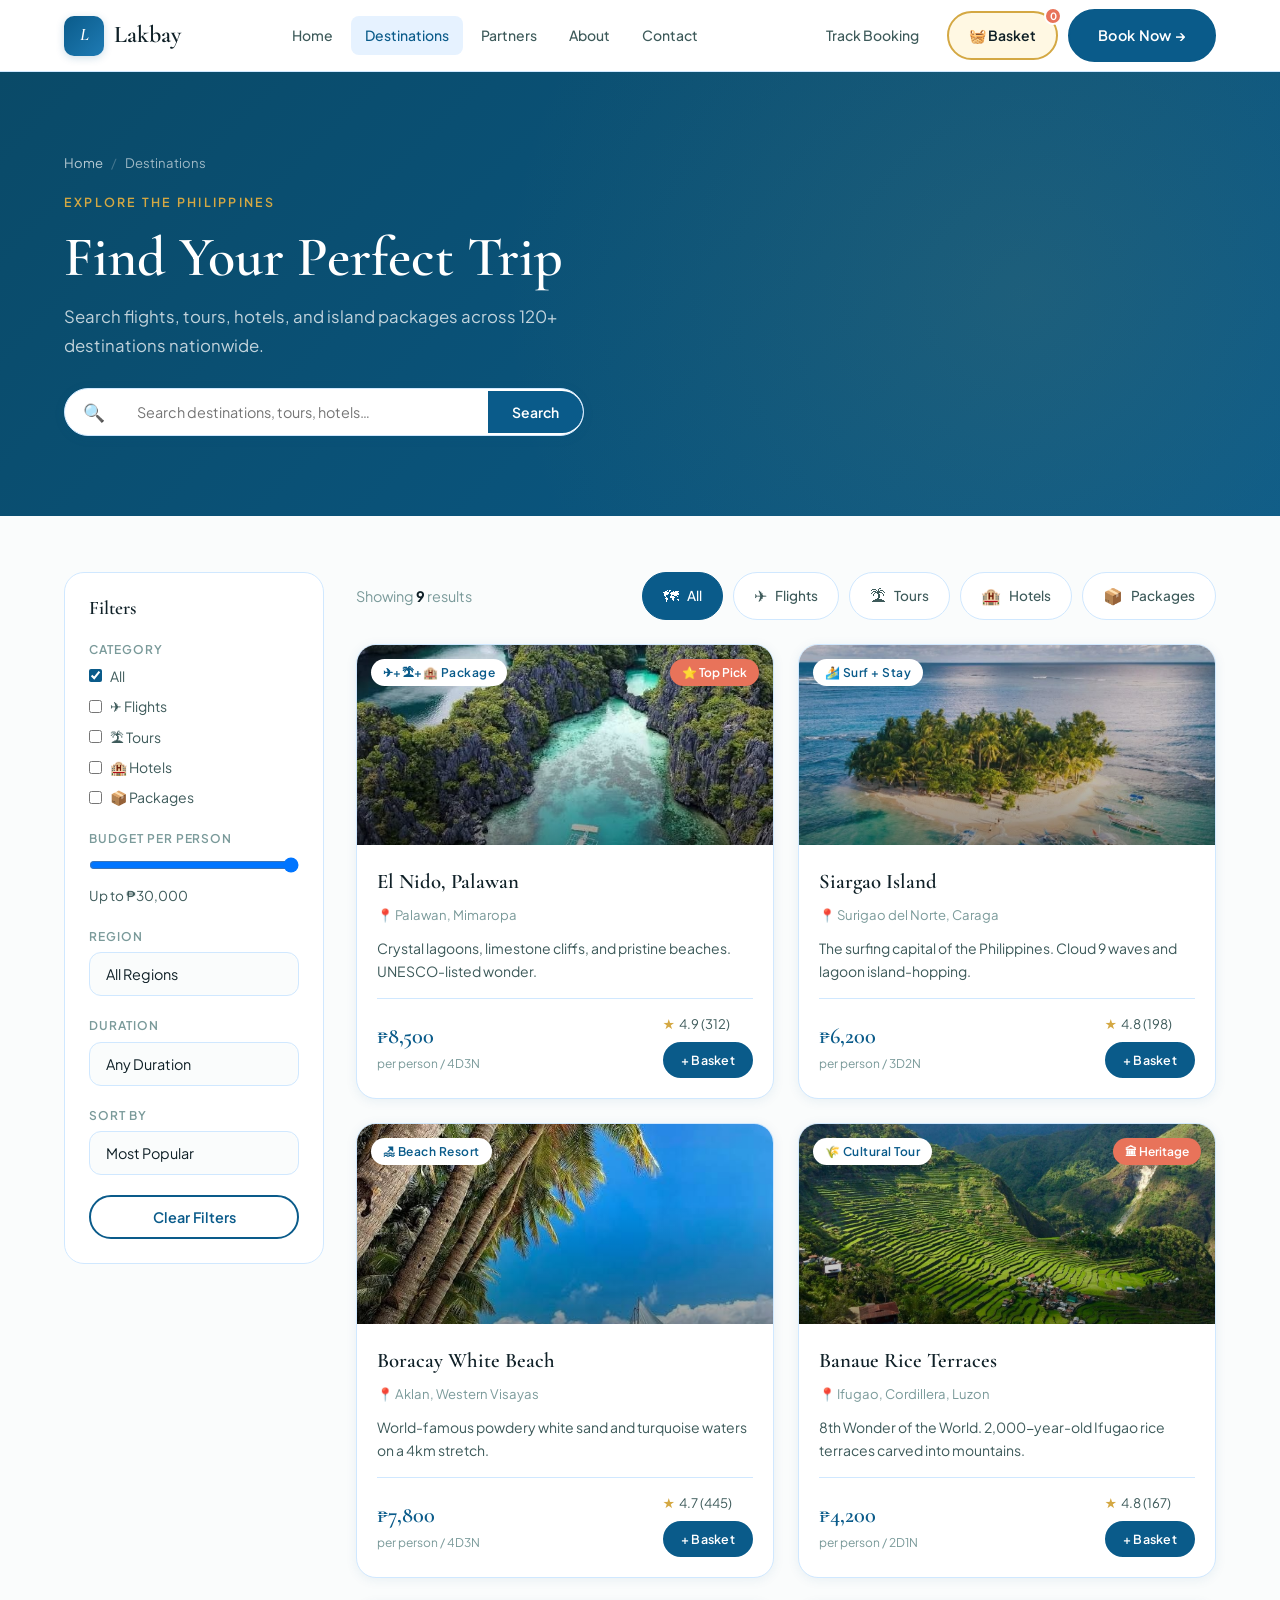
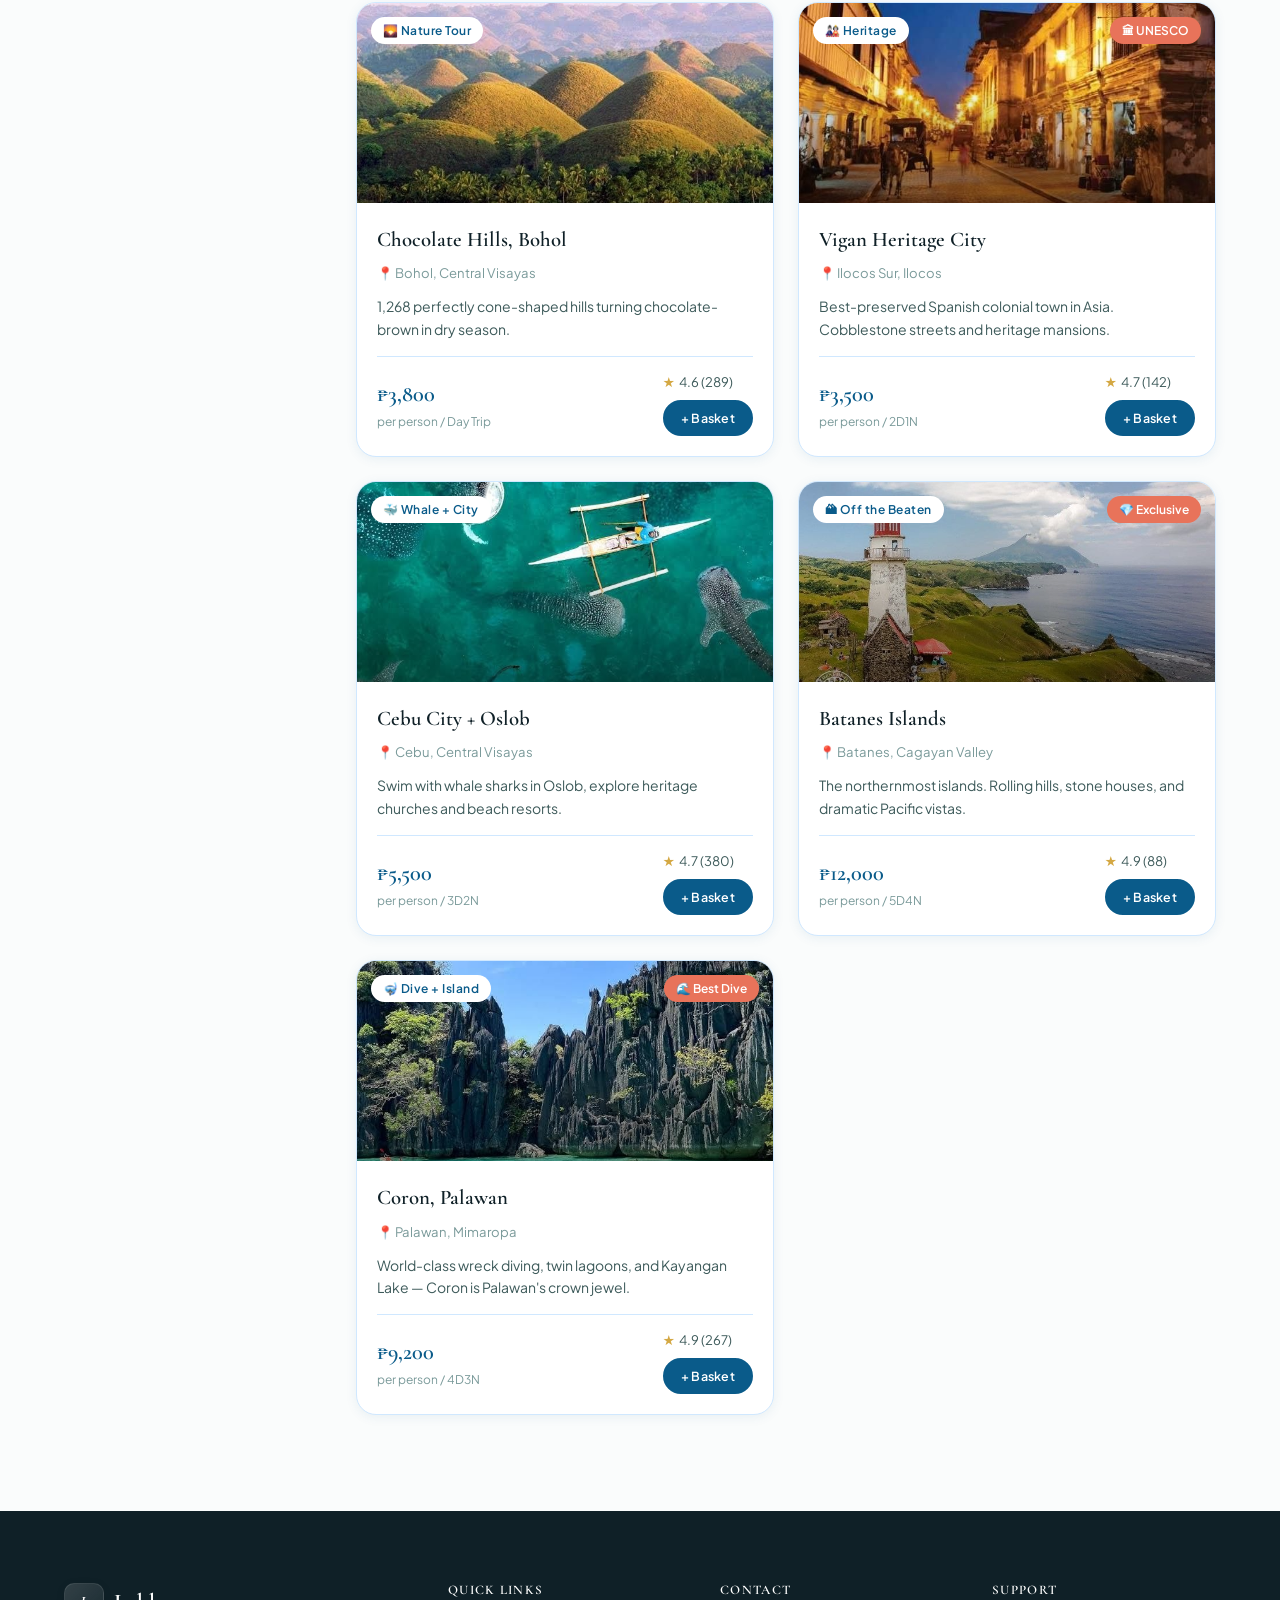
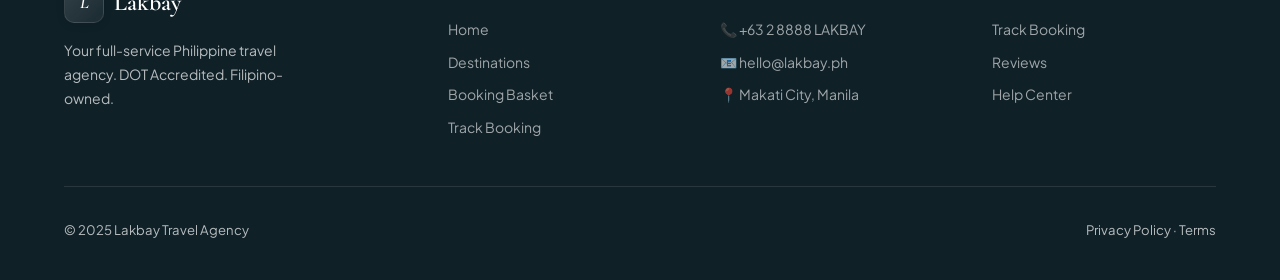
<file: search.html>
<!DOCTYPE html>
<html lang="en">
<head>
  <meta charset="UTF-8" /><meta name="viewport" content="width=device-width, initial-scale=1.0" />
  <title>Search Destinations — Lakbay</title>
  <link href="https://fonts.googleapis.com/css2?family=Cormorant+Garamond:ital,wght@0,400;0,600;1,400;1,600&family=Plus+Jakarta+Sans:wght@300;400;500;600&display=swap" rel="stylesheet" />
  <link href="https://unpkg.com/aos@2.3.1/dist/aos.css" rel="stylesheet" />
  <link rel="stylesheet" href="style.css" />
</head>
<body>
<nav class="nav" id="mainNav">
  <a href="index.html" class="nav-logo"><div class="logo-mark">L</div> Lakbay</a>
  <div class="nav-links">
    <a href="index.html" class="nav-link">Home</a>
    <a href="search.html" class="nav-link active">Destinations</a>
    <a href="suppliers.html" class="nav-link">Partners</a>
    <a href="about.html" class="nav-link">About</a>
    <a href="contact.html" class="nav-link">Contact</a>
  </div>
  <div class="nav-actions">
    <a href="tracker.html" class="btn-ghost">Track Booking</a>
    <a href="cart.html" class="cart-btn">🧺 Basket <span class="cart-count" id="cartCount">0</span></a>
    <a href="search.html" class="btn-primary">Book Now →</a>
  </div>
  <button class="nav-burger" onclick="toggleMenu()"><span></span><span></span><span></span></button>
</nav>
<div class="mobile-menu" id="mobileMenu">
  <a href="index.html" class="nav-link">Home</a>
  <a href="search.html" class="nav-link active">Destinations</a>
  <a href="about.html" class="nav-link">About</a>
  <a href="contact.html" class="nav-link">Contact</a>
  <a href="cart.html" class="btn-primary" style="text-align:center">🧺 Basket</a>
</div>

<div class="page-wrap">
  <div class="page-hero">
    <div class="page-hero-inner">
      <nav class="breadcrumb"><a href="index.html">Home</a><span class="breadcrumb-sep">/</span><span>Destinations</span></nav>
      <span class="page-hero-label">Explore the Philippines</span>
      <h1>Find Your Perfect Trip</h1>
      <p>Search flights, tours, hotels, and island packages across 120+ destinations nationwide.</p>
      <div style="margin-top:28px;">
        <div class="search-bar-wrap" style="max-width:520px;">
          <span style="padding:0 12px 0 18px;font-size:1.1rem;">🔍</span>
          <input class="search-bar-input" type="text" id="mainSearch" placeholder="Search destinations, tours, hotels…" oninput="filterResults()" />
          <button class="search-bar-btn" onclick="filterResults()">Search</button>
        </div>
      </div>
    </div>
  </div>

  <section class="section" style="padding-top:56px;">
    <div class="section-inner">
      <div style="display:flex;gap:32px;align-items:flex-start;flex-wrap:wrap;">

        <!-- SIDEBAR FILTERS -->
        <aside style="width:260px;flex-shrink:0;">
          <div style="background:white;border-radius:var(--radius-lg);border:1px solid var(--border);padding:24px;position:sticky;top:90px;">
            <h3 style="font-family:var(--font-display);font-size:1.2rem;font-weight:600;margin-bottom:20px;">Filters</h3>

            <div style="margin-bottom:20px;">
              <div class="form-label">Category</div>
              <div style="display:flex;flex-direction:column;gap:8px;">
                <label class="filter-check"><input type="checkbox" checked onchange="filterResults()"> All</label>
                <label class="filter-check"><input type="checkbox" onchange="filterResults()" data-cat="flight"> ✈ Flights</label>
                <label class="filter-check"><input type="checkbox" onchange="filterResults()" data-cat="tour"> 🏝 Tours</label>
                <label class="filter-check"><input type="checkbox" onchange="filterResults()" data-cat="hotel"> 🏨 Hotels</label>
                <label class="filter-check"><input type="checkbox" onchange="filterResults()" data-cat="package"> 📦 Packages</label>
              </div>
            </div>

            <div style="margin-bottom:20px;">
              <div class="form-label">Budget per Person</div>
              <input type="range" min="1000" max="30000" value="30000" id="budgetRange" oninput="updateBudget()" style="width:100%" />
              <div style="font-size:0.85rem;color:var(--text-mid);margin-top:6px;">Up to ₱<span id="budgetVal">30,000</span></div>
            </div>

            <div style="margin-bottom:20px;">
              <div class="form-label">Region</div>
              <select class="form-select" onchange="filterResults()" id="regionFilter">
                <option value="">All Regions</option>
                <option value="luzon">Luzon</option>
                <option value="visayas">Visayas</option>
                <option value="mindanao">Mindanao</option>
                <option value="mimaropa">Mimaropa (Palawan)</option>
              </select>
            </div>

            <div style="margin-bottom:20px;">
              <div class="form-label">Duration</div>
              <select class="form-select" id="durationFilter" onchange="filterResults()">
                <option value="">Any Duration</option>
                <option value="day">Day Trip</option>
                <option value="weekend">Weekend (2-3 days)</option>
                <option value="week">Week (4-7 days)</option>
                <option value="extended">Extended (7+ days)</option>
              </select>
            </div>

            <div style="margin-bottom:20px;">
              <div class="form-label">Sort By</div>
              <select class="form-select" id="sortFilter" onchange="filterResults()">
                <option value="popular">Most Popular</option>
                <option value="price-asc">Price: Low to High</option>
                <option value="price-desc">Price: High to Low</option>
                <option value="rating">Highest Rated</option>
              </select>
            </div>

            <button onclick="clearFilters()" class="btn-outline" style="width:100%;justify-content:center;">Clear Filters</button>
          </div>
        </aside>

        <!-- RESULTS -->
        <div style="flex:1;min-width:0;">
          <div style="display:flex;justify-content:space-between;align-items:center;margin-bottom:24px;flex-wrap:wrap;gap:12px;">
            <div style="font-size:0.9rem;color:var(--text-muted);">Showing <strong id="resultCount" style="color:var(--text-dark);">9</strong> results</div>
            <div class="cat-pills" style="margin:0;">
              <div class="cat-pill active" onclick="setCat(this,'all')"><span class="cat-icon">🗺</span> All</div>
              <div class="cat-pill" onclick="setCat(this,'flights')"><span class="cat-icon">✈</span> Flights</div>
              <div class="cat-pill" onclick="setCat(this,'tours')"><span class="cat-icon">🏝</span> Tours</div>
              <div class="cat-pill" onclick="setCat(this,'hotels')"><span class="cat-icon">🏨</span> Hotels</div>
              <div class="cat-pill" onclick="setCat(this,'packages')"><span class="cat-icon">📦</span> Packages</div>
            </div>
          </div>

          <div class="dest-grid" id="resultsGrid">
            <!-- Cards injected by JS -->
          </div>

          <div id="noResults" style="display:none;text-align:center;padding:60px 20px;">
            <div style="font-size:3rem;margin-bottom:16px;">🔍</div>
            <h3 style="font-family:var(--font-display);font-size:1.5rem;margin-bottom:8px;">No results found</h3>
            <p style="color:var(--text-muted);">Try adjusting your search or filters.</p>
            <button onclick="clearFilters()" class="btn-primary" style="margin-top:16px;">Clear Filters</button>
          </div>
        </div>
      </div>
    </div>
  </section>
</div>

<!-- FOOTER -->
<footer class="footer">
  <div class="footer-grid">
    <div class="footer-brand">
      <div class="footer-logo"><div class="logo-mark">L</div> Lakbay</div>
      <div class="footer-tagline">Your full-service Philippine travel agency. DOT Accredited. Filipino-owned.</div>
    </div>
    <div class="footer-col"><h4>Quick Links</h4><div class="footer-links">
      <a href="index.html" class="footer-link">Home</a>
      <a href="search.html" class="footer-link">Destinations</a>
      <a href="cart.html" class="footer-link">Booking Basket</a>
      <a href="tracker.html" class="footer-link">Track Booking</a>
    </div></div>
    <div class="footer-col"><h4>Contact</h4><div class="footer-links">
      <div class="footer-link">📞 +63 2 8888 LAKBAY</div>
      <div class="footer-link">📧 hello@lakbay.ph</div>
      <div class="footer-link">📍 Makati City, Manila</div>
    </div></div>
    <div class="footer-col"><h4>Support</h4><div class="footer-links">
      <a href="tracker.html" class="footer-link">Track Booking</a>
      <a href="reviews.html" class="footer-link">Reviews</a>
      <a href="contact.html" class="footer-link">Help Center</a>
    </div></div>
  </div>
  <div class="footer-bottom"><span>© 2025 Lakbay Travel Agency</span><span>Privacy Policy · Terms</span></div>
</footer>

<style>
.filter-check { display:flex;align-items:center;gap:8px;font-size:0.875rem;color:var(--text-mid);cursor:pointer; }
.filter-check input { accent-color:var(--ocean); }
@media(max-width:768px){ aside{width:100%!important;} }
</style>

<script>
const destinations = [
  { id:1, name:'El Nido, Palawan', loc:'Palawan, Mimaropa', cat:'package', region:'mimaropa', price:8500, rating:4.9, reviews:312, duration:'4D3N', tag:'✈+🏝+🏨 Package', badge:'⭐ Top Pick', img:'public/palawan.jpg', desc:'Crystal lagoons, limestone cliffs, and pristine beaches. UNESCO-listed wonder.' },
  { id:2, name:'Siargao Island', loc:'Surigao del Norte, Caraga', cat:'tour', region:'mindanao', price:6200, rating:4.8, reviews:198, duration:'3D2N', tag:'🏄 Surf + Stay', badge:'', img:'public/siargao.jpg', desc:'The surfing capital of the Philippines. Cloud 9 waves and lagoon island-hopping.' },
  { id:3, name:'Boracay White Beach', loc:'Aklan, Western Visayas', cat:'package', region:'visayas', price:7800, rating:4.7, reviews:445, duration:'4D3N', tag:'🏖 Beach Resort', badge:'', img:'public/boracay.jpg', desc:'World-famous powdery white sand and turquoise waters on a 4km stretch.' },
  { id:4, name:'Banaue Rice Terraces', loc:'Ifugao, Cordillera, Luzon', cat:'tour', region:'luzon', price:4200, rating:4.8, reviews:167, duration:'2D1N', tag:'🌾 Cultural Tour', badge:'🏛 Heritage', img:'public/terraces.jpg', desc:'8th Wonder of the World. 2,000-year-old Ifugao rice terraces carved into mountains.' },
  { id:5, name:'Chocolate Hills, Bohol', loc:'Bohol, Central Visayas', cat:'tour', region:'visayas', price:3800, rating:4.6, reviews:289, duration:'Day Trip', tag:'🌄 Nature Tour', badge:'', img:'public/bohol.jpg', desc:'1,268 perfectly cone-shaped hills turning chocolate-brown in dry season.' },
  { id:6, name:'Vigan Heritage City', loc:'Ilocos Sur, Ilocos', cat:'tour', region:'luzon', price:3500, rating:4.7, reviews:142, duration:'2D1N', tag:'🎎 Heritage', badge:'🏛 UNESCO', img:'public/vigan.jpg', desc:'Best-preserved Spanish colonial town in Asia. Cobblestone streets and heritage mansions.' },
  { id:7, name:'Cebu City + Oslob', loc:'Cebu, Central Visayas', cat:'package', region:'visayas', price:5500, rating:4.7, reviews:380, duration:'3D2N', tag:'🐳 Whale + City', badge:'', img:'public/oslob.jpg', desc:'Swim with whale sharks in Oslob, explore heritage churches and beach resorts.' },
  { id:8, name:'Batanes Islands', loc:'Batanes, Cagayan Valley', cat:'tour', region:'luzon', price:12000, rating:4.9, reviews:88, duration:'5D4N', tag:'🏔 Off the Beaten', badge:'💎 Exclusive', img:'public/batanes.jpg', desc:'The northernmost islands. Rolling hills, stone houses, and dramatic Pacific vistas.' },
  { id:9, name:'Coron, Palawan', loc:'Palawan, Mimaropa', cat:'package', region:'mimaropa', price:9200, rating:4.9, reviews:267, duration:'4D3N', tag:'🤿 Dive + Island', badge:'🌊 Best Dive', img:'public/coron.jpg', desc:"World-class wreck diving, twin lagoons, and Kayangan Lake — Coron is Palawan's crown jewel." },
];

let activeCat = 'all';
function setCat(el, cat) {
  document.querySelectorAll('.cat-pill').forEach(p => p.classList.remove('active'));
  el.classList.add('active');
  activeCat = cat;
  filterResults();
}

function filterResults() {
  const query = document.getElementById('mainSearch').value.toLowerCase();
  const budget = parseInt(document.getElementById('budgetRange').value);
  const region = document.getElementById('regionFilter').value;
  const sort = document.getElementById('sortFilter').value;

  let filtered = destinations.filter(d => {
    const matchQuery = d.name.toLowerCase().includes(query) || d.loc.toLowerCase().includes(query) || d.desc.toLowerCase().includes(query);
    const matchBudget = d.price <= budget;
    const matchRegion = !region || d.region === region;
    const matchCat = activeCat === 'all' || d.cat === activeCat || (activeCat === 'packages' && d.cat === 'package') || (activeCat === 'tours' && d.cat === 'tour');
    return matchQuery && matchBudget && matchRegion && matchCat;
  });

  if (sort === 'price-asc') filtered.sort((a,b) => a.price - b.price);
  else if (sort === 'price-desc') filtered.sort((a,b) => b.price - a.price);
  else if (sort === 'rating') filtered.sort((a,b) => b.rating - a.rating);

  document.getElementById('resultCount').textContent = filtered.length;
  const grid = document.getElementById('resultsGrid');
  const noRes = document.getElementById('noResults');

  if (filtered.length === 0) { grid.innerHTML=''; noRes.style.display='block'; return; }
  noRes.style.display='none';

  grid.innerHTML = filtered.map(d => `
    <div class="dest-card">
      <div class="dest-img">
        <div class="dest-img-bg" style="height:100%; background-image: url('${d.img}'); background-size: cover; background-position: center;"></div>
        <div class="dest-tag">${d.tag}</div>
        ${d.badge ? `<div class="dest-badge">${d.badge}</div>` : ''}
      </div>
      <div class="dest-body">
        <div class="dest-name">${d.name}</div>
        <div class="dest-loc">📍 ${d.loc}</div>
        <div class="dest-desc">${d.desc}</div>
        <div class="dest-footer">
          <div class="dest-price">
            <div class="dest-price-num">₱${d.price.toLocaleString()}</div>
            <div class="dest-price-label">per person / ${d.duration}</div>
          </div>
          <div style="text-align:right;">
            <div class="dest-rating"><span class="stars">★</span> ${d.rating} (${d.reviews})</div>
            <button onclick="addToCart(${d.id})" class="btn-primary" style="padding:8px 16px;font-size:0.78rem;margin-top:8px;">+ Basket</button>
          </div>
        </div>
      </div>
    </div>
  `).join('');
}

function updateBudget() {
  const val = parseInt(document.getElementById('budgetRange').value);
  document.getElementById('budgetVal').textContent = val.toLocaleString();
  filterResults();
}

function clearFilters() {
  document.getElementById('mainSearch').value = '';
  document.getElementById('budgetRange').value = 30000;
  document.getElementById('budgetVal').textContent = '30,000';
  document.getElementById('regionFilter').value = '';
  document.getElementById('durationFilter').value = '';
  document.getElementById('sortFilter').value = 'popular';
  activeCat = 'all';
  document.querySelectorAll('.cat-pill').forEach((p,i) => p.classList.toggle('active', i===0));
  filterResults();
}

function addToCart(id) {
  const item = destinations.find(d => d.id === id);
  const cart = JSON.parse(localStorage.getItem('lakbayCart') || '[]');
  if (!cart.find(c => c.id === id)) {
    cart.push(item);
    localStorage.setItem('lakbayCart', JSON.stringify(cart));
  }
  document.getElementById('cartCount').textContent = cart.length;
  const btn = event.target;
  btn.textContent = '✓ Added!';
  btn.style.background = 'var(--tropical)';
  setTimeout(() => { btn.textContent = '+ Basket'; btn.style.background = ''; }, 2000);
}

function updateCartCount() {
  const cart = JSON.parse(localStorage.getItem('lakbayCart') || '[]');
  document.getElementById('cartCount').textContent = cart.length;
}

function toggleMenu() { document.getElementById('mobileMenu').classList.toggle('open'); }
window.addEventListener('scroll', () => document.getElementById('mainNav').classList.toggle('scrolled', window.scrollY > 40));

filterResults();
updateCartCount();
</script>

<!-- AOS Animation Library -->
<script src="https://unpkg.com/aos@2.3.1/dist/aos.js"></script>
<script>
// Initialize AOS animations
AOS.init({
  duration: 800,
  easing: 'ease-out-cubic',
  once: true,
  offset: 100,
  delay: 0
});
</script>
</body>
</html>
</file>
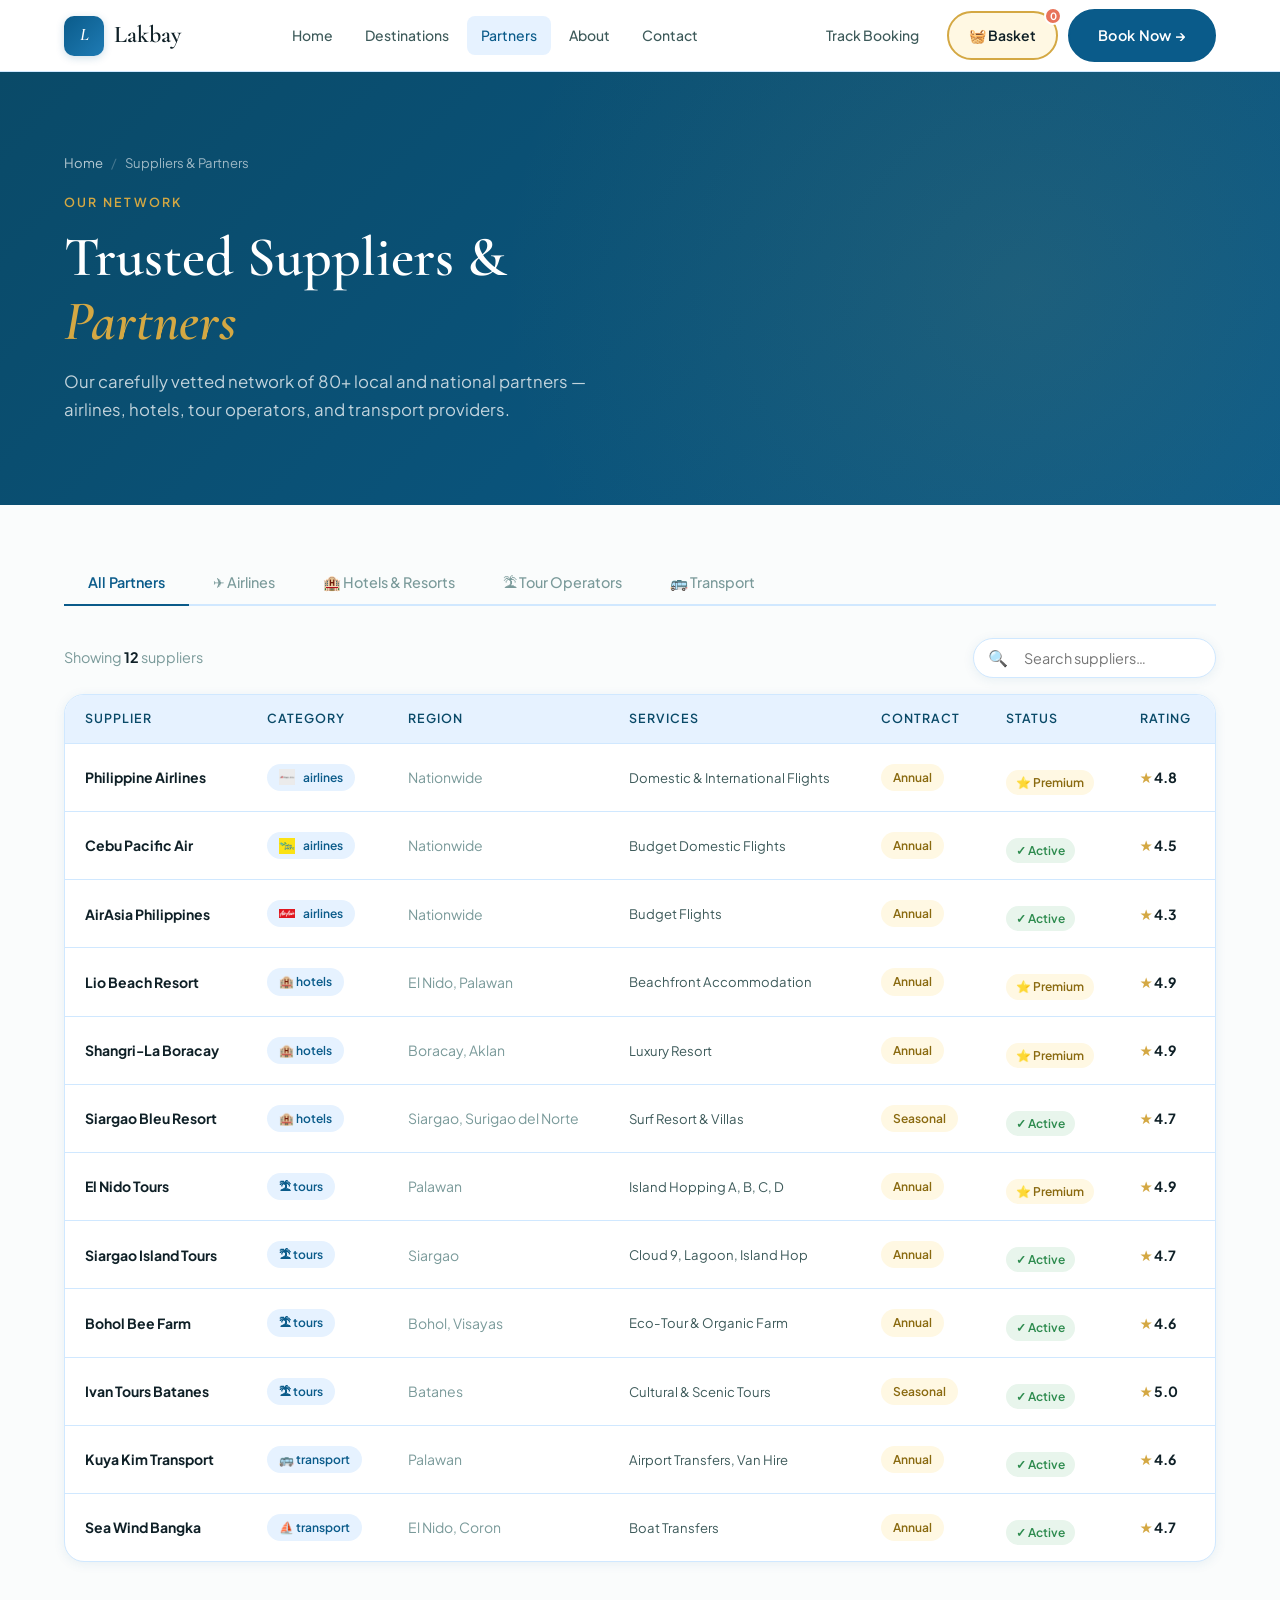
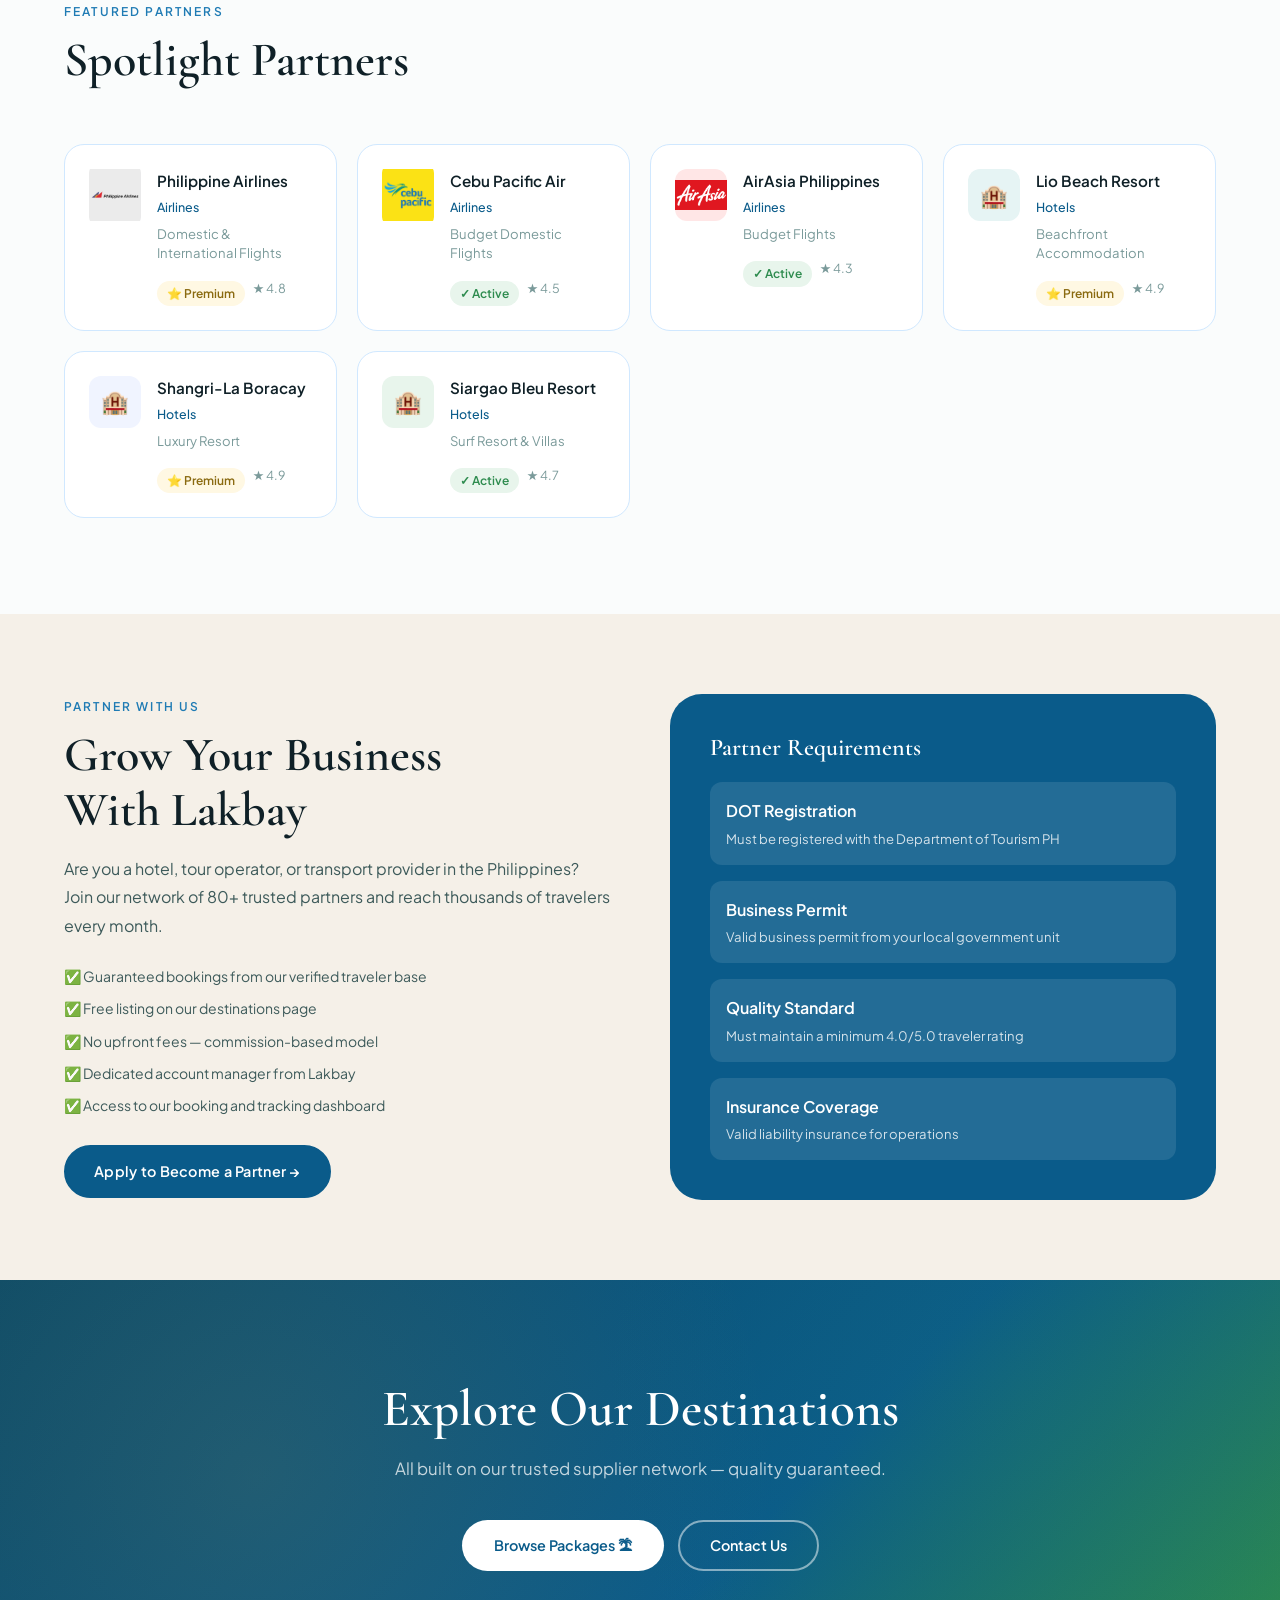
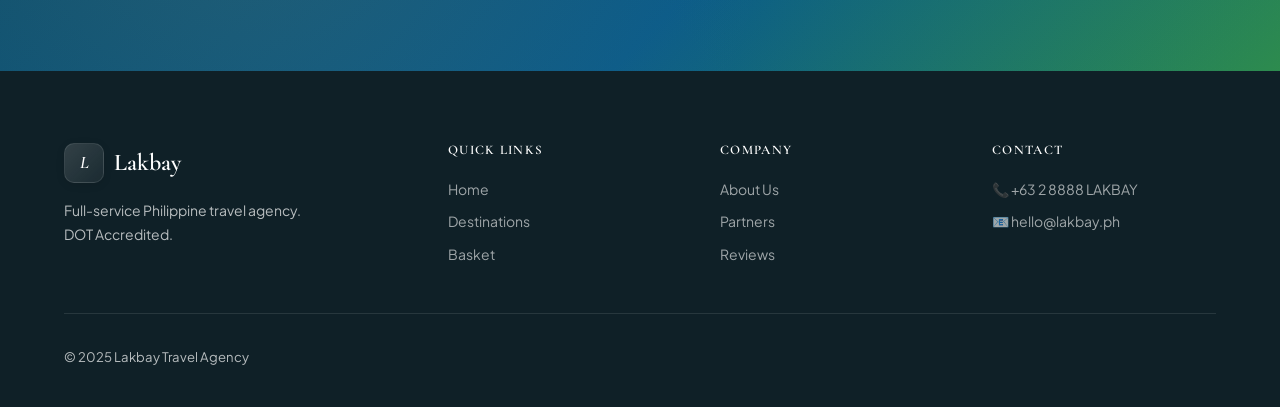
<file: suppliers.html>
<!DOCTYPE html>
<html lang="en">
<head>
  <meta charset="UTF-8" /><meta name="viewport" content="width=device-width, initial-scale=1.0" />
  <title>Suppliers & Partners — Lakbay</title>
  <link href="https://fonts.googleapis.com/css2?family=Cormorant+Garamond:ital,wght@0,400;0,600;1,400;1,600&family=Plus+Jakarta+Sans:wght@300;400;500;600&display=swap" rel="stylesheet" />
  <link href="https://unpkg.com/aos@2.3.1/dist/aos.css" rel="stylesheet" />
  <link rel="stylesheet" href="style.css" />
</head>
<body>
<nav class="nav" id="mainNav">
  <a href="index.html" class="nav-logo"><div class="logo-mark">L</div> Lakbay</a>
  <div class="nav-links">
    <a href="index.html" class="nav-link">Home</a>
    <a href="search.html" class="nav-link">Destinations</a>
    <a href="suppliers.html" class="nav-link active">Partners</a>
    <a href="about.html" class="nav-link">About</a>
    <a href="contact.html" class="nav-link">Contact</a>
  </div>
  <div class="nav-actions">
    <a href="tracker.html" class="btn-ghost">Track Booking</a>
    <a href="cart.html" class="cart-btn">🧺 Basket <span class="cart-count" id="cartCount">0</span></a>
    <a href="search.html" class="btn-primary">Book Now →</a>
  </div>
  <button class="nav-burger" onclick="toggleMenu()"><span></span><span></span><span></span></button>
</nav>
<div class="mobile-menu" id="mobileMenu">
  <a href="index.html" class="nav-link">Home</a>
  <a href="search.html" class="nav-link">Destinations</a>
  <a href="suppliers.html" class="nav-link active">Partners</a>
</div>

<div class="page-wrap">
  <div class="page-hero">
    <div class="page-hero-inner">
      <nav class="breadcrumb"><a href="index.html">Home</a><span class="breadcrumb-sep">/</span><span>Suppliers & Partners</span></nav>
      <span class="page-hero-label">Our Network</span>
      <h1>Trusted Suppliers &<br/><em style="font-style:italic;color:var(--gold);">Partners</em></h1>
      <p>Our carefully vetted network of 80+ local and national partners — airlines, hotels, tour operators, and transport providers.</p>
    </div>
  </div>

  <section class="section" style="padding-top:56px;">
    <div class="section-inner">

      <!-- TABS -->
      <div class="tabs" id="supplierTabs">
        <button class="tab-btn active" onclick="switchSupplierTab(this,'all')">All Partners</button>
        <button class="tab-btn" onclick="switchSupplierTab(this,'airlines')">✈ Airlines</button>
        <button class="tab-btn" onclick="switchSupplierTab(this,'hotels')">🏨 Hotels & Resorts</button>
        <button class="tab-btn" onclick="switchSupplierTab(this,'tours')">🏝 Tour Operators</button>
        <button class="tab-btn" onclick="switchSupplierTab(this,'transport')">🚌 Transport</button>
      </div>

      <!-- INVENTORY / SUPPLIER TABLE -->
      <div style="margin-bottom:40px;">
        <div style="display:flex;justify-content:space-between;align-items:center;margin-bottom:16px;flex-wrap:wrap;gap:12px;">
          <div style="font-size:0.9rem;color:var(--text-muted);">Showing <strong id="supplierCount" style="color:var(--text-dark);">12</strong> suppliers</div>
          <div class="search-bar-wrap" style="max-width:320px;">
            <span style="padding:0 8px 0 14px;font-size:1rem;">🔍</span>
            <input class="search-bar-input" type="text" id="supplierSearch" placeholder="Search suppliers…" oninput="renderSuppliers()" style="padding:10px 8px;" />
          </div>
        </div>
        <div class="table-wrap">
          <table class="data-table" id="supplierTable">
            <thead>
              <tr>
                <th>Supplier</th>
                <th>Category</th>
                <th>Region</th>
                <th>Services</th>
                <th>Contract</th>
                <th>Status</th>
                <th>Rating</th>
              </tr>
            </thead>
            <tbody id="supplierBody"></tbody>
          </table>
        </div>
      </div>

      <!-- SUPPLIER CARDS -->
      <div class="section-header">
        <span class="section-label">Featured Partners</span>
        <h2 class="section-title" style="margin-bottom:0">Spotlight Partners</h2>
      </div>
      <div class="suppliers-grid" id="supplierCards"></div>

    </div>
  </section>

  <!-- BECOME A PARTNER CTA -->
  <section style="background:var(--sand);padding:80px 5%;">
    <div style="max-width:1300px;margin:0 auto;display:grid;grid-template-columns:1fr 1fr;gap:60px;align-items:center;">
      <div>
        <span class="section-label">Partner With Us</span>
        <h2 class="section-title">Grow Your Business<br/>With Lakbay</h2>
        <p style="color:var(--text-mid);line-height:1.8;margin-bottom:24px;">Are you a hotel, tour operator, or transport provider in the Philippines? Join our network of 80+ trusted partners and reach thousands of travelers every month.</p>
        <ul style="display:flex;flex-direction:column;gap:10px;margin-bottom:28px;">
          <li style="display:flex;gap:10px;font-size:0.875rem;color:var(--text-mid);">✅ Guaranteed bookings from our verified traveler base</li>
          <li style="display:flex;gap:10px;font-size:0.875rem;color:var(--text-mid);">✅ Free listing on our destinations page</li>
          <li style="display:flex;gap:10px;font-size:0.875rem;color:var(--text-mid);">✅ No upfront fees — commission-based model</li>
          <li style="display:flex;gap:10px;font-size:0.875rem;color:var(--text-mid);">✅ Dedicated account manager from Lakbay</li>
          <li style="display:flex;gap:10px;font-size:0.875rem;color:var(--text-mid);">✅ Access to our booking and tracking dashboard</li>
        </ul>
        <a href="contact.html" class="btn-primary">Apply to Become a Partner →</a>
      </div>
      <div style="background:var(--ocean);border-radius:var(--radius-xl);padding:40px;color:white;">
        <h3 style="font-family:var(--font-display);font-size:1.5rem;font-weight:600;margin-bottom:20px;">Partner Requirements</h3>
        <div style="display:flex;flex-direction:column;gap:16px;">
          <div style="background:rgba(255,255,255,0.1);border-radius:var(--radius);padding:16px;">
            <div style="font-weight:600;margin-bottom:4px;">DOT Registration</div>
            <div style="font-size:0.82rem;opacity:0.8;">Must be registered with the Department of Tourism PH</div>
          </div>
          <div style="background:rgba(255,255,255,0.1);border-radius:var(--radius);padding:16px;">
            <div style="font-weight:600;margin-bottom:4px;">Business Permit</div>
            <div style="font-size:0.82rem;opacity:0.8;">Valid business permit from your local government unit</div>
          </div>
          <div style="background:rgba(255,255,255,0.1);border-radius:var(--radius);padding:16px;">
            <div style="font-weight:600;margin-bottom:4px;">Quality Standard</div>
            <div style="font-size:0.82rem;opacity:0.8;">Must maintain a minimum 4.0/5.0 traveler rating</div>
          </div>
          <div style="background:rgba(255,255,255,0.1);border-radius:var(--radius);padding:16px;">
            <div style="font-weight:600;margin-bottom:4px;">Insurance Coverage</div>
            <div style="font-size:0.82rem;opacity:0.8;">Valid liability insurance for operations</div>
          </div>
        </div>
      </div>
    </div>
  </section>

  <section class="cta-section">
    <div class="cta-inner">
      <h2>Explore Our Destinations</h2>
      <p>All built on our trusted supplier network — quality guaranteed.</p>
      <div class="cta-btns">
        <a href="search.html" class="btn-white">Browse Packages 🏝</a>
        <a href="contact.html" class="btn-woutline">Contact Us</a>
      </div>
    </div>
  </section>
</div>

<footer class="footer">
  <div class="footer-grid">
    <div class="footer-brand"><div class="footer-logo"><div class="logo-mark">L</div> Lakbay</div><div class="footer-tagline">Full-service Philippine travel agency. DOT Accredited.</div></div>
    <div class="footer-col"><h4>Quick Links</h4><div class="footer-links"><a href="index.html" class="footer-link">Home</a><a href="search.html" class="footer-link">Destinations</a><a href="cart.html" class="footer-link">Basket</a></div></div>
    <div class="footer-col"><h4>Company</h4><div class="footer-links"><a href="about.html" class="footer-link">About Us</a><a href="suppliers.html" class="footer-link">Partners</a><a href="reviews.html" class="footer-link">Reviews</a></div></div>
    <div class="footer-col"><h4>Contact</h4><div class="footer-links"><div class="footer-link">📞 +63 2 8888 LAKBAY</div><div class="footer-link">📧 hello@lakbay.ph</div></div></div>
  </div>
  <div class="footer-bottom"><span>© 2025 Lakbay Travel Agency</span></div>
</footer>

<script>
const suppliers = [
  { name:'Philippine Airlines', cat:'airlines', region:'Nationwide', services:'Domestic & International Flights', contract:'Annual', status:'premium', rating:'4.8', icon:'public/pal.jpeg', bg:'#e6f4ff' },
  { name:'Cebu Pacific Air', cat:'airlines', region:'Nationwide', services:'Budget Domestic Flights', contract:'Annual', status:'active', rating:'4.5', icon:'public/pacific.png', bg:'#fff3e6' },
  { name:'AirAsia Philippines', cat:'airlines', region:'Nationwide', services:'Budget Flights', contract:'Annual', status:'active', rating:'4.3', icon:'public/airasia.svg.png', bg:'#ffe6e6' },
  { name:'Lio Beach Resort', cat:'hotels', region:'El Nido, Palawan', services:'Beachfront Accommodation', contract:'Annual', status:'premium', rating:'4.9', icon:'🏨', bg:'#e6f4f4' },
  { name:'Shangri-La Boracay', cat:'hotels', region:'Boracay, Aklan', services:'Luxury Resort', contract:'Annual', status:'premium', rating:'4.9', icon:'🏨', bg:'#f0f4ff' },
  { name:'Siargao Bleu Resort', cat:'hotels', region:'Siargao, Surigao del Norte', services:'Surf Resort & Villas', contract:'Seasonal', status:'active', rating:'4.7', icon:'🏨', bg:'#e8f5ec' },
  { name:'El Nido Tours', cat:'tours', region:'Palawan', services:'Island Hopping A, B, C, D', contract:'Annual', status:'premium', rating:'4.9', icon:'🏝', bg:'#e6f4f4' },
  { name:'Siargao Island Tours', cat:'tours', region:'Siargao', services:'Cloud 9, Lagoon, Island Hop', contract:'Annual', status:'active', rating:'4.7', icon:'🏝', bg:'#e8f5ec' },
  { name:'Bohol Bee Farm', cat:'tours', region:'Bohol, Visayas', services:'Eco-Tour & Organic Farm', contract:'Annual', status:'active', rating:'4.6', icon:'🏝', bg:'#f5f0e0' },
  { name:'Ivan Tours Batanes', cat:'tours', region:'Batanes', services:'Cultural & Scenic Tours', contract:'Seasonal', status:'active', rating:'5.0', icon:'🏝', bg:'#e6f0ff' },
  { name:'Kuya Kim Transport', cat:'transport', region:'Palawan', services:'Airport Transfers, Van Hire', contract:'Annual', status:'active', rating:'4.6', icon:'🚌', bg:'#f5e6ff' },
  { name:'Sea Wind Bangka', cat:'transport', region:'El Nido, Coron', services:'Boat Transfers', contract:'Annual', status:'active', rating:'4.7', icon:'⛵', bg:'#e0f4ff' },
];

let activeTab = 'all';

function switchSupplierTab(btn, tab) {
  document.querySelectorAll('.tab-btn').forEach(b => b.classList.remove('active'));
  btn.classList.add('active');
  activeTab = tab;
  renderSuppliers();
}

function renderSuppliers() {
  const q = document.getElementById('supplierSearch').value.toLowerCase();
  const filtered = suppliers.filter(s =>
    (activeTab === 'all' || s.cat === activeTab) &&
    (s.name.toLowerCase().includes(q) || s.region.toLowerCase().includes(q) || s.services.toLowerCase().includes(q))
  );

  document.getElementById('supplierCount').textContent = filtered.length;

  document.getElementById('supplierBody').innerHTML = filtered.map(s => `
    <tr>
      <td><strong>${s.name}</strong></td>
      <td>
        <span class="badge badge-blue">
          ${s.icon.includes('.jpg') || s.icon.includes('.jpeg') || s.icon.includes('.png') || s.icon.includes('.svg') 
            ? `<img src="${s.icon}" alt="${s.name}" style="width:16px;height:16px;object-fit:contain;margin-right:4px;vertical-align:middle;" />`
            : s.icon + ' '}
          ${s.cat}
        </span>
      </td>
      <td style="color:var(--text-muted);">${s.region}</td>
      <td style="font-size:0.82rem;color:var(--text-mid);">${s.services}</td>
      <td><span class="badge badge-gold">${s.contract}</span></td>
      <td>${s.status === 'premium' ? '<span class="supplier-status status-premium">⭐ Premium</span>' : '<span class="supplier-status status-active">✓ Active</span>'}</td>
      <td><span class="stars">★</span> <strong>${s.rating}</strong></td>
    </tr>
  `).join('');

  document.getElementById('supplierCards').innerHTML = filtered.slice(0,6).map(s => `
    <div class="supplier-card">
      <div class="supplier-logo" style="background:${s.bg};">
        ${s.icon.includes('.jpg') || s.icon.includes('.jpeg') || s.icon.includes('.png') || s.icon.includes('.svg') 
          ? `<img src="${s.icon}" alt="${s.name}" style="width:60px;height:60px;object-fit:contain;border-radius:8px;" />`
          : s.icon}
      </div>
      <div class="supplier-info">
        <div class="supplier-name">${s.name}</div>
        <div class="supplier-type">${s.cat.charAt(0).toUpperCase()+s.cat.slice(1)}</div>
        <div class="supplier-desc">${s.services}</div>
        <div style="display:flex;gap:8px;align-items:center;margin-top:8px;">
          <span class="${s.status==='premium'?'supplier-status status-premium':'supplier-status status-active'}">${s.status==='premium'?'⭐ Premium':'✓ Active'}</span>
          <span style="font-size:0.78rem;color:var(--text-muted);">★ ${s.rating}</span>
        </div>
      </div>
    </div>
  `).join('');
}

function updateCartCount() { const c=JSON.parse(localStorage.getItem('lakbayCart')||'[]'); document.getElementById('cartCount').textContent=c.length; }
function toggleMenu() { document.getElementById('mobileMenu').classList.toggle('open'); }
window.addEventListener('scroll', () => document.getElementById('mainNav').classList.toggle('scrolled', window.scrollY > 40));
updateCartCount();
renderSuppliers();
</script>

<!-- AOS Animation Library -->
<script src="https://unpkg.com/aos@2.3.1/dist/aos.js"></script>
<script>
// Initialize AOS animations
AOS.init({
  duration: 800,
  easing: 'ease-out-cubic',
  once: true,
  offset: 100,
  delay: 0
});
</script>
</body>
</html>
</file>
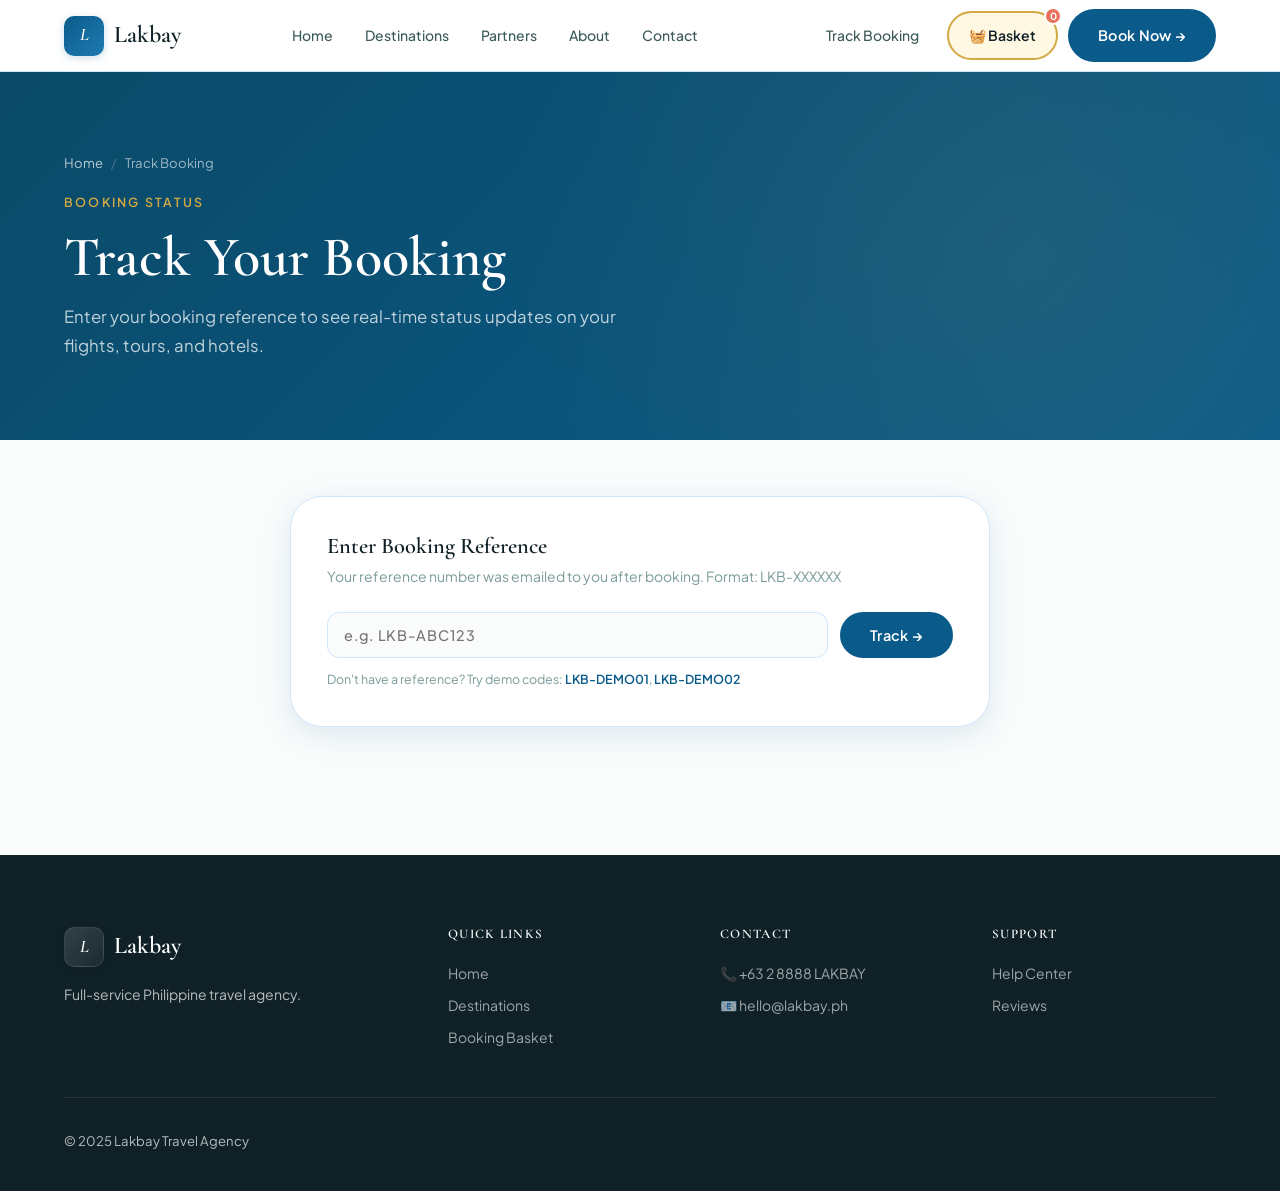
<file: tracker.html>
<!DOCTYPE html>
<html lang="en">
<head>
  <meta charset="UTF-8" /><meta name="viewport" content="width=device-width, initial-scale=1.0" />
  <title>Track Booking — Lakbay</title>
  <link href="https://fonts.googleapis.com/css2?family=Cormorant+Garamond:ital,wght@0,400;0,600;1,400;1,600&family=Plus+Jakarta+Sans:wght@300;400;500;600&display=swap" rel="stylesheet" />
  <link href="https://unpkg.com/aos@2.3.1/dist/aos.css" rel="stylesheet" />
  <link rel="stylesheet" href="style.css" />
</head>
<body>
<nav class="nav" id="mainNav">
  <a href="index.html" class="nav-logo"><div class="logo-mark">L</div> Lakbay</a>
  <div class="nav-links">
    <a href="index.html" class="nav-link">Home</a>
    <a href="search.html" class="nav-link">Destinations</a>
    <a href="suppliers.html" class="nav-link">Partners</a>
    <a href="about.html" class="nav-link">About</a>
    <a href="contact.html" class="nav-link">Contact</a>
  </div>
  <div class="nav-actions">
    <a href="tracker.html" class="btn-ghost">Track Booking</a>
    <a href="cart.html" class="cart-btn">🧺 Basket <span class="cart-count" id="cartCount">0</span></a>
    <a href="search.html" class="btn-primary">Book Now →</a>
  </div>
  <button class="nav-burger" onclick="toggleMenu()"><span></span><span></span><span></span></button>
</nav>
<div class="mobile-menu" id="mobileMenu">
  <a href="index.html" class="nav-link">Home</a>
  <a href="search.html" class="nav-link">Destinations</a>
  <a href="tracker.html" class="nav-link active">Track Booking</a>
</div>

<div class="page-wrap">
  <div class="page-hero">
    <div class="page-hero-inner">
      <nav class="breadcrumb"><a href="index.html">Home</a><span class="breadcrumb-sep">/</span><span>Track Booking</span></nav>
      <span class="page-hero-label">Booking Status</span>
      <h1>Track Your Booking</h1>
      <p>Enter your booking reference to see real-time status updates on your flights, tours, and hotels.</p>
    </div>
  </div>

  <section class="section" style="padding-top:56px;">
    <div class="section-inner">
      <div style="max-width:700px;margin:0 auto;">

        <!-- SEARCH BOX -->
        <div style="background:white;border-radius:var(--radius-xl);padding:36px;box-shadow:var(--shadow-md);border:1px solid var(--border);margin-bottom:32px;">
          <h3 style="font-family:var(--font-display);font-size:1.4rem;font-weight:600;margin-bottom:6px;">Enter Booking Reference</h3>
          <p style="color:var(--text-muted);font-size:0.875rem;margin-bottom:24px;">Your reference number was emailed to you after booking. Format: LKB-XXXXXX</p>
          <div style="display:flex;gap:12px;flex-wrap:wrap;">
            <input type="text" class="form-input" id="refInput" placeholder="e.g. LKB-ABC123" style="flex:1;min-width:200px;letter-spacing:0.05em;font-weight:500;" />
            <button onclick="trackBooking()" class="btn-primary" style="padding:12px 28px;">Track →</button>
          </div>
          <div style="margin-top:12px;">
            <p style="font-size:0.78rem;color:var(--text-muted);">Don't have a reference? Try demo codes: <button onclick="demoTrack('LKB-DEMO01')" style="color:var(--ocean);font-weight:600;font-size:0.78rem;">LKB-DEMO01</button>, <button onclick="demoTrack('LKB-DEMO02')" style="color:var(--ocean);font-weight:600;font-size:0.78rem;">LKB-DEMO02</button></p>
          </div>
        </div>

        <!-- RESULT PANEL -->
        <div id="notFound" style="display:none;text-align:center;padding:48px;background:white;border-radius:var(--radius-xl);border:1px solid var(--border);">
          <div style="font-size:3rem;margin-bottom:16px;">🔍</div>
          <h3 style="font-family:var(--font-display);font-size:1.5rem;margin-bottom:8px;">Booking Not Found</h3>
          <p style="color:var(--text-muted);">We couldn't find a booking with that reference. Please double-check and try again, or <a href="contact.html" style="color:var(--ocean);">contact us</a>.</p>
        </div>

        <div id="bookingResult" style="display:none;">
          <!-- BOOKING STATUS CARD -->
          <div style="background:white;border-radius:var(--radius-xl);overflow:hidden;box-shadow:var(--shadow-md);border:1px solid var(--border);margin-bottom:24px;">
            <div id="statusHeader" style="padding:24px 28px;display:flex;justify-content:space-between;align-items:center;flex-wrap:wrap;gap:16px;">
              <div>
                <div style="font-size:0.78rem;opacity:0.8;margin-bottom:4px;letter-spacing:0.05em;text-transform:uppercase;font-weight:600;">Booking Reference</div>
                <div style="font-family:var(--font-display);font-size:1.8rem;font-weight:700;letter-spacing:0.08em;" id="displayRef">LKB-XXXXXX</div>
              </div>
              <div id="statusBadge"></div>
            </div>
            <div style="padding:28px;">
              <div style="display:grid;grid-template-columns:repeat(3,1fr);gap:20px;margin-bottom:28px;">
                <div style="background:var(--ocean-pale);border-radius:var(--radius);padding:16px;">
                  <div style="font-size:0.75rem;font-weight:600;color:var(--text-muted);text-transform:uppercase;letter-spacing:0.08em;margin-bottom:6px;">Booked On</div>
                  <div style="font-weight:600;font-size:0.9rem;" id="bookedDate">—</div>
                </div>
                <div style="background:var(--ocean-pale);border-radius:var(--radius);padding:16px;">
                  <div style="font-size:0.75rem;font-weight:600;color:var(--text-muted);text-transform:uppercase;letter-spacing:0.08em;margin-bottom:6px;">Items</div>
                  <div style="font-weight:600;font-size:0.9rem;" id="itemCount">—</div>
                </div>
                <div style="background:var(--ocean-pale);border-radius:var(--radius);padding:16px;">
                  <div style="font-size:0.75rem;font-weight:600;color:var(--text-muted);text-transform:uppercase;letter-spacing:0.08em;margin-bottom:6px;">Total Paid</div>
                  <div style="font-family:var(--font-display);font-weight:700;font-size:1.1rem;color:var(--ocean);" id="totalPaid">—</div>
                </div>
              </div>

              <!-- PROGRESS TRACKER -->
              <h4 style="font-family:var(--font-display);font-size:1.1rem;font-weight:600;margin-bottom:24px;">Booking Progress</h4>
              <div class="progress-track" id="progressTrack">
                <!-- injected -->
              </div>

              <!-- ITEMS LIST -->
              <h4 style="font-family:var(--font-display);font-size:1.1rem;font-weight:600;margin-bottom:16px;margin-top:32px;">Booked Items</h4>
              <div id="bookedItemsList"></div>

              <!-- TIMELINE -->
              <h4 style="font-family:var(--font-display);font-size:1.1rem;font-weight:600;margin-bottom:16px;margin-top:28px;">Activity Timeline</h4>
              <div id="timeline"></div>
            </div>
          </div>

          <div style="display:flex;gap:12px;flex-wrap:wrap;">
            <a href="search.html" class="btn-primary">Book Another Trip →</a>
            <a href="contact.html" class="btn-outline">Need Help?</a>
          </div>
        </div>

        <!-- ALL BOOKINGS -->
        <div id="savedBookings" style="margin-top:32px;"></div>
      </div>
    </div>
  </section>
</div>

<footer class="footer">
  <div class="footer-grid">
    <div class="footer-brand"><div class="footer-logo"><div class="logo-mark">L</div> Lakbay</div><div class="footer-tagline">Full-service Philippine travel agency.</div></div>
    <div class="footer-col"><h4>Quick Links</h4><div class="footer-links"><a href="index.html" class="footer-link">Home</a><a href="search.html" class="footer-link">Destinations</a><a href="cart.html" class="footer-link">Booking Basket</a></div></div>
    <div class="footer-col"><h4>Contact</h4><div class="footer-links"><div class="footer-link">📞 +63 2 8888 LAKBAY</div><div class="footer-link">📧 hello@lakbay.ph</div></div></div>
    <div class="footer-col"><h4>Support</h4><div class="footer-links"><a href="contact.html" class="footer-link">Help Center</a><a href="reviews.html" class="footer-link">Reviews</a></div></div>
  </div>
  <div class="footer-bottom"><span>© 2025 Lakbay Travel Agency</span></div>
</footer>

<script>
const demoBookings = {
  'LKB-DEMO01': {
    ref: 'LKB-DEMO01',
    date: '2025-03-10T09:00:00',
    status: 'on-trip',
    total: 14700,
    items: [
      { name: 'El Nido, Palawan', loc: 'Palawan', tag: '✈+🏝+🏨 Package', price: 8500, pax: 1 },
      { name: 'Island Hopping Tour A', loc: 'El Nido', tag: '🏝 Tour', price: 2200, pax: 1 },
      { name: 'Lio Beach Resort', loc: 'El Nido, Palawan', tag: '🏨 Hotel', price: 4000, pax: 1 },
    ]
  },
  'LKB-DEMO02': {
    ref: 'LKB-DEMO02',
    date: '2025-04-01T14:30:00',
    status: 'confirmed',
    total: 6200,
    items: [
      { name: 'Siargao Island', loc: 'Surigao del Norte', tag: '🏄 Surf + Stay', price: 6200, pax: 1 },
    ]
  }
};

const statusConfig = {
  pending:   { label: 'Pending',      color: '#c85a00', bg: '#fff3e6', steps: [1,0,0,0,0] },
  confirmed: { label: 'Confirmed',    color: '#0a6e6e', bg: '#e6f4f4', steps: [1,1,0,0,0] },
  preparing: { label: 'Preparing',    color: '#8a6a10', bg: '#fdf6e3', steps: [1,1,1,0,0] },
  'on-trip': { label: 'On Your Trip!',color: '#2d8b4e', bg: '#e8f5ec', steps: [1,1,1,1,0] },
  completed: { label: 'Completed',    color: '#2d8b4e', bg: '#e8f5ec', steps: [1,1,1,1,1] },
};
const stepLabels = ['Booking Received','Payment Confirmed','Preparing Itinerary','Trip in Progress','Trip Completed'];

function demoTrack(ref) {
  document.getElementById('refInput').value = ref;
  trackBooking();
}

function trackBooking() {
  const ref = document.getElementById('refInput').value.trim().toUpperCase();
  if (!ref) return;

  const savedBookings = JSON.parse(localStorage.getItem('lakbayBookings') || '[]');
  const savedMatch = savedBookings.find(b => b.ref.toUpperCase() === ref);
  const demoMatch = demoBookings[ref];
  const booking = savedMatch || demoMatch;

  if (!booking) {
    document.getElementById('notFound').style.display = 'block';
    document.getElementById('bookingResult').style.display = 'none';
    return;
  }

  document.getElementById('notFound').style.display = 'none';
  document.getElementById('bookingResult').style.display = 'block';

  const status = booking.status || 'confirmed';
  const cfg = statusConfig[status] || statusConfig.confirmed;

  // Header
  document.getElementById('statusHeader').style.background = cfg.bg;
  document.getElementById('displayRef').style.color = cfg.color;
  document.getElementById('displayRef').textContent = booking.ref;
  document.getElementById('statusBadge').innerHTML = `<div style="background:${cfg.color};color:white;padding:8px 20px;border-radius:50px;font-weight:600;font-size:0.9rem;">${cfg.label}</div>`;

  // Meta
  const d = new Date(booking.date);
  document.getElementById('bookedDate').textContent = d.toLocaleDateString('en-PH', { year:'numeric', month:'long', day:'numeric' });
  document.getElementById('itemCount').textContent = booking.items.length + ' item(s)';
  document.getElementById('totalPaid').textContent = '₱' + (booking.total || 0).toLocaleString();

  // Progress
  const steps = cfg.steps;
  document.getElementById('progressTrack').innerHTML = stepLabels.map((label, i) => {
    const done = steps[i] === 1;
    const active = done && (i === steps.lastIndexOf(1));
    return `<div class="progress-step ${done?'done':''} ${active?'active':''}">
      <div class="step-dot">${done ? '✓' : i+1}</div>
      <div class="step-label">${label}</div>
    </div>`;
  }).join('');

  // Items
  document.getElementById('bookedItemsList').innerHTML = booking.items.map(item => `
    <div style="display:flex;gap:14px;align-items:center;padding:14px 0;border-bottom:1px solid var(--border);">
      <div style="width:40px;height:40px;border-radius:8px;background:var(--ocean-pale);display:flex;align-items:center;justify-content:center;font-size:1.1rem;flex-shrink:0;">🏝</div>
      <div style="flex:1;">
        <div style="font-weight:600;font-size:0.9rem;">${item.name}</div>
        <div style="font-size:0.78rem;color:var(--text-muted);">${item.loc} · ${item.tag}</div>
      </div>
      <div style="font-family:var(--font-display);font-weight:600;color:var(--ocean);">₱${(item.price*(item.pax||1)).toLocaleString()}</div>
    </div>
  `).join('');

  // Timeline
  const tlEvents = [
    { icon:'✅', label:'Booking submitted', date: d.toLocaleDateString('en-PH') },
    { icon:'💳', label:'Payment received', date: new Date(d.getTime()+3600000*2).toLocaleDateString('en-PH') },
    { icon:'📋', label:'Itinerary being prepared by our team', date: new Date(d.getTime()+3600000*24).toLocaleDateString('en-PH') },
  ];
  if (status === 'on-trip' || status === 'completed') tlEvents.push({ icon:'🏝', label:'Trip started — have a great time!', date: new Date(d.getTime()+3600000*72).toLocaleDateString('en-PH') });
  if (status === 'completed') tlEvents.push({ icon:'🎉', label:'Trip completed — thank you for traveling with Lakbay!', date: 'Recent' });

  document.getElementById('timeline').innerHTML = tlEvents.map((e, i) => `
    <div style="display:flex;gap:14px;position:relative;${i<tlEvents.length-1?'padding-bottom:20px;':''}">
      ${i<tlEvents.length-1 ? `<div style="position:absolute;left:15px;top:28px;bottom:0;width:2px;background:var(--border);z-index:0;"></div>` : ''}
      <div style="width:30px;height:30px;border-radius:50%;background:var(--ocean-pale);display:flex;align-items:center;justify-content:center;font-size:0.85rem;flex-shrink:0;position:relative;z-index:1;">${e.icon}</div>
      <div style="flex:1;padding-top:4px;">
        <div style="font-size:0.875rem;font-weight:500;">${e.label}</div>
        <div style="font-size:0.75rem;color:var(--text-muted);margin-top:2px;">${e.date}</div>
      </div>
    </div>
  `).join('');
}

function loadSavedBookings() {
  const bookings = JSON.parse(localStorage.getItem('lakbayBookings') || '[]');
  if (bookings.length === 0) return;
  document.getElementById('savedBookings').innerHTML = `
    <h3 style="font-family:var(--font-display);font-size:1.3rem;font-weight:600;margin-bottom:16px;">Your Recent Bookings</h3>
    ${bookings.slice().reverse().map(b => `
      <div style="background:white;border-radius:var(--radius);border:1px solid var(--border);padding:16px 20px;display:flex;align-items:center;justify-content:space-between;margin-bottom:10px;cursor:pointer;" onclick="demoTrack('${b.ref}')">
        <div>
          <div style="font-weight:600;font-size:0.9rem;">${b.ref}</div>
          <div style="font-size:0.78rem;color:var(--text-muted);">${new Date(b.date).toLocaleDateString('en-PH')} · ${b.items.length} item(s)</div>
        </div>
        <div style="display:flex;align-items:center;gap:12px;">
          <span style="font-family:var(--font-display);font-weight:700;color:var(--ocean);">₱${(b.total||0).toLocaleString()}</span>
          <span class="badge badge-green">View →</span>
        </div>
      </div>
    `).join('')}
  `;
}

function updateCartCount() {
  const cart = JSON.parse(localStorage.getItem('lakbayCart') || '[]');
  document.getElementById('cartCount').textContent = cart.length;
}

function toggleMenu() { document.getElementById('mobileMenu').classList.toggle('open'); }
window.addEventListener('scroll', () => document.getElementById('mainNav').classList.toggle('scrolled', window.scrollY > 40));

updateCartCount();
loadSavedBookings();
</script>

<!-- AOS Animation Library -->
<script src="https://unpkg.com/aos@2.3.1/dist/aos.js"></script>
<script>
// Initialize AOS animations
AOS.init({
  duration: 800,
  easing: 'ease-out-cubic',
  once: true,
  offset: 100,
  delay: 0
});
</script>
</body>
</html>
</file>
<file: style.css>
/* ===== LAKBAY TRAVEL — GLOBAL STYLES ===== */

@import url('https://fonts.googleapis.com/css2?family=Cormorant+Garamond:ital,wght@0,400;0,600;1,400;1,600&family=Plus+Jakarta+Sans:wght@300;400;500;600&display=swap');

:root {
  --ocean: #0a5b8a;
  --ocean-light: #1f7bb4;
  --ocean-pale: #e6f2ff;
  --ocean-deep: #0a4a68;
  --tropical: #2d8b4e;
  --tropical-light: #e8f5ec;
  --sand: #f5f0e8;
  --sand-dark: #e8dfc8;
  --coral: #e8735a;
  --coral-light: #fdf0ec;
  --gold: #d4a843;
  --gold-light: #fff8e3;
  --text-dark: #0f2027;
  --text-mid: #3d5a5a;
  --text-muted: #7a9a9a;
  --white: #ffffff;
  --off-white: #fafcfc;
  --border: #d0e8ff;
  --shadow-sm: 0 2px 12px rgba(10,91,138,0.08);
  --shadow-md: 0 8px 32px rgba(10,91,138,0.12);
  --shadow-lg: 0 20px 60px rgba(10,91,138,0.16);
  --radius: 12px;
  --radius-lg: 20px;
  --radius-xl: 32px;
  --font-display: 'Cormorant Garamond', Georgia, serif;
  --font-body: 'Plus Jakarta Sans', sans-serif;
  --nav-h: 72px;
}

*, *::before, *::after { box-sizing: border-box; margin: 0; padding: 0; }

html { scroll-behavior: smooth; font-size: 16px; }

body {
  font-family: var(--font-body);
  color: var(--text-dark);
  background: var(--off-white);
  line-height: 1.6;
  overflow-x: hidden;
}

a { text-decoration: none; color: inherit; }
img { max-width: 100%; display: block; }
ul { list-style: none; }
button { cursor: pointer; font-family: var(--font-body); border: none; background: none; }
input, select, textarea { font-family: var(--font-body); }

/* ===== SCROLLBAR ===== */
::-webkit-scrollbar { width: 6px; }
::-webkit-scrollbar-track { background: var(--sand); }
::-webkit-scrollbar-thumb { background: var(--ocean); border-radius: 3px; }

/* ===== TYPOGRAPHY ===== */
h1, h2, h3, h4, h5 { font-family: var(--font-display); line-height: 1.15; }

.section-label {
  font-size: 12px;
  font-weight: 600;
  letter-spacing: 0.18em;
  text-transform: uppercase;
  color: var(--ocean-light);
  margin-bottom: 12px;
  display: block;
}

.section-title {
  font-family: var(--font-display);
  font-size: clamp(2rem, 4vw, 3rem);
  font-weight: 600;
  color: var(--text-dark);
  line-height: 1.15;
  margin-bottom: 16px;
}

.section-sub {
  font-size: 1.05rem;
  color: var(--text-mid);
  max-width: 540px;
  line-height: 1.7;
}

/* ===== BUTTONS ===== */
.btn-primary {
  display: inline-flex; align-items: center; gap: 8px;
  background: var(--ocean);
  color: var(--white);
  padding: 13px 28px;
  border-radius: 50px;
  font-size: 0.9rem;
  font-weight: 600;
  letter-spacing: 0.02em;
  transition: all 0.25s ease;
  border: 2px solid var(--ocean);
  white-space: nowrap;
}
.btn-primary:hover {
  background: var(--ocean-deep);
  border-color: var(--ocean-deep);
  transform: translateY(-1px);
  box-shadow: 0 6px 20px rgba(10,110,110,0.28);
}

.btn-outline {
  display: inline-flex; align-items: center; gap: 8px;
  background: transparent;
  color: var(--ocean);
  padding: 11px 26px;
  border-radius: 50px;
  font-size: 0.9rem;
  font-weight: 600;
  border: 2px solid var(--ocean);
  transition: all 0.25s ease;
  white-space: nowrap;
}
.btn-outline:hover {
  background: var(--ocean);
  color: var(--white);
  transform: translateY(-1px);
}

.btn-ghost {
  display: inline-flex; align-items: center; gap: 6px;
  background: transparent;
  color: var(--text-mid);
  padding: 10px 18px;
  border-radius: 8px;
  font-size: 0.875rem;
  font-weight: 500;
  transition: all 0.2s;
}
.btn-ghost:hover { background: var(--ocean-pale); color: var(--ocean); }

.btn-coral {
  display: inline-flex; align-items: center; gap: 8px;
  background: var(--coral);
  color: var(--white);
  padding: 13px 28px;
  border-radius: 50px;
  font-size: 0.9rem;
  font-weight: 600;
  border: 2px solid var(--coral);
  transition: all 0.25s ease;
}
.btn-coral:hover { background: #c9583e; border-color: #c9583e; transform: translateY(-1px); }

/* ===== NAV ===== */
.nav {
  position: fixed; top: 0; left: 0; right: 0; z-index: 100;
  height: var(--nav-h);
  display: flex; align-items: center; justify-content: space-between;
  padding: 0 5%;
  background: rgba(255,255,255,0.92);
  backdrop-filter: blur(16px);
  -webkit-backdrop-filter: blur(16px);
  border-bottom: 1px solid var(--border);
  transition: box-shadow 0.3s;
}
.nav.scrolled { box-shadow: var(--shadow-md); }

.nav-logo {
  display: flex; align-items: center; gap: 10px;
  font-family: var(--font-display);
  font-size: 1.5rem;
  font-weight: 600;
  color: var(--text-dark);
}
.logo-mark {
  width: 40px; height: 40px;
  background: linear-gradient(135deg, var(--ocean) 0%, var(--ocean-light) 100%);
  color: white;
  border-radius: 10px;
  display: flex; align-items: center; justify-content: center;
  font-size: 1.1rem;
  font-style: italic;
  position: relative;
  box-shadow: 0 2px 8px rgba(10, 91, 138, 0.2);
  transition: all 0.3s ease;
}

.logo-mark:hover {
  transform: translateY(-1px);
  box-shadow: 0 4px 12px rgba(10, 91, 138, 0.3);
}

.logo-icon {
  position: absolute;
  font-size: 0.7rem;
  top: 2px;
  left: 2px;
  filter: drop-shadow(0 1px 1px rgba(0,0,0,0.2));
}

.logo-text {
  font-weight: 700;
  font-size: 1.3rem;
  margin-left: 8px;
  margin-top: 6px;
  text-shadow: 0 1px 2px rgba(0,0,0,0.2);
}

.logo-brand {
  font-family: var(--font-display);
  font-weight: 600;
  color: var(--text-dark);
  transition: color 0.3s ease;
}

.nav-logo:hover .logo-brand {
  color: var(--ocean);
}

.nav-logo:hover .logo-icon {
  animation: float 0.6s ease-in-out;
}

@keyframes float {
  0%, 100% { transform: translateY(0); }
  50% { transform: translateY(-2px); }
}

.nav-links {
  display: flex; align-items: center; gap: 4px;
}
.nav-link {
  padding: 8px 14px;
  border-radius: 8px;
  font-size: 0.875rem;
  font-weight: 500;
  color: var(--text-mid);
  transition: all 0.2s;
  position: relative;
}
.nav-link:hover, .nav-link.active { color: var(--ocean); background: var(--ocean-pale); }

.nav-actions { display: flex; align-items: center; gap: 10px; }

/* Cart badge */
.cart-btn {
  position: relative;
  display: flex; align-items: center; gap: 6px;
  padding: 11px 20px;
  background: var(--gold-light);
  border: 2px solid var(--gold);
  color: var(--text-dark);
  border-radius: 50px;
  font-size: 0.875rem;
  font-weight: 600;
  transition: all 0.2s;
}
.cart-btn:hover { background: var(--gold); color: white; }
.cart-count {
  position: absolute; top: -6px; right: -6px;
  background: var(--coral);
  color: white;
  font-size: 10px; font-weight: 700;
  width: 18px; height: 18px;
  border-radius: 50%;
  display: flex; align-items: center; justify-content: center;
  border: 2px solid white;
}

.nav-burger {
  display: none; flex-direction: column; gap: 5px;
  width: 36px; height: 36px;
  align-items: center; justify-content: center;
  border-radius: 8px;
  transition: background 0.2s;
}
.nav-burger:hover { background: var(--ocean-pale); }
.nav-burger span { display: block; width: 20px; height: 2px; background: var(--text-dark); border-radius: 2px; transition: all 0.3s; }

.mobile-menu {
  display: none;
  position: fixed; top: var(--nav-h); left: 0; right: 0; z-index: 99;
  background: white;
  border-bottom: 1px solid var(--border);
  padding: 16px 5%;
  flex-direction: column; gap: 8px;
  box-shadow: var(--shadow-md);
}
.mobile-menu.open { display: flex; }

/* ===== HERO ===== */
.hero {
  min-height: 100vh;
  padding-top: var(--nav-h);
  position: relative;
  display: flex; align-items: center;
  overflow: hidden;
}

.hero-bg {
  position: absolute; inset: 0;
  background: linear-gradient(135deg, #0a2a5b 0%, #0a5b8a 50%, #0a4a68 100%);
  overflow: hidden;
}

.hero-bg::before,
.hero-bg::after {
  content: '';
  position: absolute;
  top: 0;
  left: -50%;
  width: 200%;
  height: 100%;
  background: url("data:image/svg+xml,%3Csvg viewBox='0 0 1200 120' xmlns='http://www.w3.org/2000/svg'%3E%3Cpath d='M0,0 C300,80 600,40 900,60 C1050,70 1150,40 1200,20 L1200,0 Z' fill='%23ffffff' fill-opacity='0.05'/%3E%3C/svg%3E") repeat-x;
  background-size: 1200px 120px;
  animation: waveMove 15s ease-in-out infinite;
}

.hero-bg::after {
  background: url("data:image/svg+xml,%3Csvg viewBox='0 0 1200 120' xmlns='http://www.w3.org/2000/svg'%3E%3Cpath d='M0,20 C200,100 400,0 600,30 C800,60 1000,10 1200,40 L1200,0 Z' fill='%23ffffff' fill-opacity='0.03'/%3E%3C/svg%3E") repeat-x;
  background-size: 1400px 120px;
  animation: waveMove 20s ease-in-out infinite reverse;
  top: 20%;
}

@keyframes waveMove {
  0%, 100% { transform: translateX(0) translateY(0); }
  25% { transform: translateX(-5%) translateY(-10px); }
  50% { transform: translateX(-10%) translateY(5px); }
  75% { transform: translateX(-15%) translateY(-5px); }
}

.hero-waves {
  position: absolute; bottom: 0; left: 0; right: 0;
  height: 120px;
  background: var(--off-white);
  clip-path: ellipse(55% 100% at 50% 100%);
}

.hero-pattern {
  position: absolute; inset: 0;
  background-image:
    radial-gradient(circle at 20% 50%, rgba(31,123,180,0.15) 0%, transparent 50%),
    radial-gradient(circle at 80% 20%, rgba(74,156,217,0.1) 0%, transparent 40%);
  animation: patternFloat 25s ease-in-out infinite;
}

@keyframes patternFloat {
  0%, 100% { 
    background-position: 0% 0%, 100% 100%;
    filter: brightness(1);
  }
  33% { 
    background-position: 30% 20%, 70% 80%;
    filter: brightness(1.1);
  }
  66% { 
    background-position: 70% 10%, 30% 90%;
    filter: brightness(0.9);
  }
}

/* Additional Animated Waves */
.animated-waves {
  position: absolute;
  inset: 0;
  overflow: hidden;
  z-index: 1;
}

.wave {
  position: absolute;
  width: 200%;
  height: 100%;
  background: url("data:image/svg+xml,%3Csvg viewBox='0 0 1200 120' xmlns='http://www.w3.org/2000/svg'%3E%3Cpath d='M0,60 C200,20 400,100 600,60 C800,20 1000,100 1200,60 L1200,0 Z' fill='%23ffffff' fill-opacity='0.04'/%3E%3C/svg%3E") repeat-x;
  background-size: 1200px 120px;
  left: -50%;
}

.wave-1 {
  top: 0;
  animation: wave1 18s linear infinite;
  background-size: 1000px 80px;
}

.wave-2 {
  top: 10%;
  animation: wave2 22s linear infinite reverse;
  background-size: 1300px 100px;
  background: url("data:image/svg+xml,%3Csvg viewBox='0 0 1200 120' xmlns='http://www.w3.org/2000/svg'%3E%3Cpath d='M0,40 C300,80 600,0 900,40 C1050,60 1150,20 1200,40 L1200,0 Z' fill='%23ffffff' fill-opacity='0.02'/%3E%3C/svg%3E") repeat-x;
}

.wave-3 {
  top: 20%;
  animation: wave3 26s linear infinite;
  background-size: 1500px 60px;
  background: url("data:image/svg+xml,%3Csvg viewBox='0 0 1200 120' xmlns='http://www.w3.org/2000/svg'%3E%3Cpath d='M0,20 C400,60 800,0 1200,30 L1200,0 Z' fill='%23ffffff' fill-opacity='0.03'/%3E%3C/svg%3E") repeat-x;
}

@keyframes wave1 {
  0% { transform: translateX(0) translateY(0px); }
  100% { transform: translateX(-50%) translateY(-10px); }
}

@keyframes wave2 {
  0% { transform: translateX(0) translateY(0px); }
  100% { transform: translateX(-50%) translateY(5px); }
}

@keyframes wave3 {
  0% { transform: translateX(0) translateY(-5px); }
  100% { transform: translateX(-50%) translateY(0px); }
}

.hero-content {
  position: relative; z-index: 2;
  padding: 80px 5% 160px;
  max-width: 1300px; margin: 0 auto;
  width: 100%;
  display: grid; grid-template-columns: 1fr 1fr; gap: 80px; align-items: center;
}

.hero-left {}

.hero-badge {
  display: inline-flex; align-items: center; gap: 8px;
  background: rgba(255,255,255,0.12);
  border: 1px solid rgba(255,255,255,0.25);
  color: rgba(255,255,255,0.9);
  padding: 6px 16px;
  border-radius: 50px;
  font-size: 0.8rem;
  font-weight: 500;
  letter-spacing: 0.05em;
  margin-bottom: 24px;
  backdrop-filter: blur(8px);
}
.hero-badge::before {
  content: '';
  width: 6px; height: 6px;
  background: var(--gold);
  border-radius: 50%;
  animation: pulse 2s infinite;
}
@keyframes pulse { 0%,100%{opacity:1;transform:scale(1)} 50%{opacity:0.5;transform:scale(1.3)} }

.hero-title {
  font-size: clamp(3rem, 6vw, 5rem);
  font-weight: 600;
  color: white;
  line-height: 1.08;
  margin-bottom: 24px;
}
.hero-title em { font-style: italic; color: var(--gold); }

.hero-sub {
  font-size: 1.05rem;
  color: rgba(255,255,255,0.75);
  margin-bottom: 40px;
  line-height: 1.7;
  max-width: 480px;
}

.hero-actions { display: flex; gap: 14px; flex-wrap: wrap; }

.hero-stats {
  display: flex; gap: 32px; margin-top: 56px;
}
.hero-stat {}
.hero-stat-num {
  font-family: var(--font-display);
  font-size: 2rem;
  font-weight: 600;
  color: white;
  line-height: 1;
}
.hero-stat-label {
  font-size: 0.8rem;
  color: rgba(255,255,255,0.6);
  margin-top: 4px;
}

/* Hero search card */
.hero-search-card {
  background: white;
  border-radius: var(--radius-xl);
  padding: 24px;
  box-shadow: var(--shadow-lg);
  margin-top: -40px;
}
.hero-search-card h3 {
  font-family: var(--font-display);
  font-size: 1.5rem;
  font-weight: 600;
  margin-bottom: 24px;
  color: var(--text-dark);
}

.search-tabs {
  display: flex; gap: 4px;
  background: var(--ocean-pale);
  border-radius: 10px;
  padding: 4px;
  margin-bottom: 24px;
}
.search-tab {
  flex: 1;
  padding: 8px 12px;
  border-radius: 8px;
  font-size: 0.82rem;
  font-weight: 500;
  color: var(--text-mid);
  text-align: center;
  cursor: pointer;
  transition: all 0.2s;
}
.search-tab.active {
  background: white;
  color: var(--ocean);
  box-shadow: var(--shadow-sm);
}
.search-tab:hover:not(.active) { color: var(--ocean); }

.search-form {}
.form-group { margin-bottom: 16px; }
.form-label {
  display: block;
  font-size: 0.75rem;
  font-weight: 600;
  letter-spacing: 0.08em;
  text-transform: uppercase;
  color: var(--text-muted);
  margin-bottom: 6px;
}
.form-input, .form-select {
  width: 100%;
  padding: 12px 16px;
  border: 1.5px solid var(--border);
  border-radius: var(--radius);
  font-size: 0.9rem;
  color: var(--text-dark);
  background: var(--off-white);
  transition: border-color 0.2s, box-shadow 0.2s;
  appearance: none;
}
.form-input:focus, .form-select:focus {
  outline: none;
  border-color: var(--ocean);
  box-shadow: 0 0 0 3px rgba(10,110,110,0.12);
  background: white;
}
.form-row { display: grid; grid-template-columns: 1fr 1fr; gap: 12px; }

/* ===== PAGE WRAPPER ===== */
.page-wrap { padding-top: var(--nav-h); }

/* ===== SECTION ===== */
.section { padding: 96px 5%; }
.section-inner { max-width: 1300px; margin: 0 auto; }

.section-header { margin-bottom: 56px; }
.section-header.center { text-align: center; }
.section-header.center .section-sub { margin: 0 auto; }

/* ===== DESTINATION CARDS ===== */
.dest-grid {
  display: grid;
  grid-template-columns: repeat(auto-fill, minmax(300px, 1fr));
  gap: 24px;
}

.dest-card {
  background: white;
  border-radius: var(--radius-lg);
  overflow: hidden;
  box-shadow: var(--shadow-sm);
  transition: all 0.3s ease;
  border: 1px solid var(--border);
}
.dest-card:hover {
  transform: translateY(-6px);
  box-shadow: var(--shadow-lg);
}

.dest-img {
  height: 200px;
  position: relative;
  overflow: hidden;
}
.dest-img-bg {
  width: 100%; height: 100%;
  transition: transform 0.4s ease;
}
.dest-card:hover .dest-img-bg { transform: scale(1.06); }

.dest-tag {
  position: absolute; top: 14px; left: 14px;
  background: white;
  color: var(--ocean);
  font-size: 0.75rem;
  font-weight: 600;
  padding: 4px 12px;
  border-radius: 50px;
  letter-spacing: 0.04em;
}
.dest-badge {
  position: absolute; top: 14px; right: 14px;
  background: var(--coral);
  color: white;
  font-size: 0.75rem;
  font-weight: 600;
  padding: 4px 12px;
  border-radius: 50px;
}

.dest-body { padding: 20px; }
.dest-name {
  font-family: var(--font-display);
  font-size: 1.3rem;
  font-weight: 600;
  margin-bottom: 6px;
}
.dest-loc {
  font-size: 0.82rem;
  color: var(--text-muted);
  display: flex; align-items: center; gap: 4px;
  margin-bottom: 12px;
}
.dest-desc { font-size: 0.875rem; color: var(--text-mid); line-height: 1.6; margin-bottom: 16px; }

.dest-footer {
  display: flex; align-items: center; justify-content: space-between;
  padding-top: 14px;
  border-top: 1px solid var(--border);
}
.dest-price {}
.dest-price-num {
  font-family: var(--font-display);
  font-size: 1.4rem;
  font-weight: 600;
  color: var(--ocean);
}
.dest-price-label { font-size: 0.75rem; color: var(--text-muted); }

.dest-rating { display: flex; align-items: center; gap: 4px; font-size: 0.82rem; color: var(--text-mid); }
.stars { color: var(--gold); }

/* ===== CATEGORY PILLS ===== */
.cat-pills {
  display: flex; gap: 10px; flex-wrap: wrap; margin-bottom: 40px;
}
.cat-pill {
  display: flex; align-items: center; gap: 8px;
  padding: 10px 20px;
  border-radius: 50px;
  font-size: 0.85rem;
  font-weight: 500;
  border: 1.5px solid var(--border);
  color: var(--text-mid);
  background: white;
  cursor: pointer;
  transition: all 0.2s;
}
.cat-pill:hover, .cat-pill.active {
  background: var(--ocean);
  color: white;
  border-color: var(--ocean);
}
.cat-pill .cat-icon { font-size: 1rem; }

/* ===== FEATURES ===== */
.features-grid {
  display: grid; grid-template-columns: repeat(3, 1fr); gap: 32px;
}
.feat-card {
  padding: 32px;
  border-radius: var(--radius-lg);
  background: white;
  border: 1px solid var(--border);
  transition: all 0.3s;
}
.feat-card:hover { transform: translateY(-4px); box-shadow: var(--shadow-md); }
.feat-icon {
  width: 52px; height: 52px;
  border-radius: 12px;
  background: var(--ocean-pale);
  display: flex; align-items: center; justify-content: center;
  font-size: 1.4rem;
  margin-bottom: 20px;
}
.feat-title {
  font-family: var(--font-display);
  font-size: 1.2rem;
  font-weight: 600;
  margin-bottom: 10px;
}
.feat-desc { font-size: 0.875rem; color: var(--text-mid); line-height: 1.6; }

/* ===== BOOKING CART ===== */
.cart-panel {
  background: white;
  border-radius: var(--radius-xl);
  box-shadow: var(--shadow-lg);
  overflow: hidden;
}
.cart-header {
  background: var(--ocean);
  color: white;
  padding: 24px 28px;
  display: flex; align-items: center; justify-content: space-between;
}
.cart-header h3 { font-family: var(--font-display); font-size: 1.4rem; font-weight: 600; }
.cart-body { padding: 24px 28px; }

.cart-item {
  display: flex; gap: 16px; align-items: flex-start;
  padding: 18px 0;
  border-bottom: 1px solid var(--border);
}
.cart-item:last-child { border-bottom: none; }
.cart-item-img {
  width: 64px; height: 64px;
  border-radius: var(--radius);
  overflow: hidden; flex-shrink: 0;
}
.cart-item-info { flex: 1; }
.cart-item-name { font-weight: 600; font-size: 0.95rem; margin-bottom: 4px; }
.cart-item-meta { font-size: 0.8rem; color: var(--text-muted); }
.cart-item-price { font-family: var(--font-display); font-size: 1.2rem; font-weight: 600; color: var(--ocean); }
.cart-remove {
  width: 28px; height: 28px;
  border-radius: 50%;
  background: var(--coral-light);
  color: var(--coral);
  display: flex; align-items: center; justify-content: center;
  font-size: 1rem; cursor: pointer;
  transition: all 0.2s; flex-shrink: 0;
}
.cart-remove:hover { background: var(--coral); color: white; }

.cart-total {
  padding: 20px 0 0;
  border-top: 2px solid var(--border);
  display: flex; justify-content: space-between; align-items: center;
}
.cart-total-label { font-weight: 600; font-size: 1rem; }
.cart-total-num {
  font-family: var(--font-display);
  font-size: 1.8rem;
  font-weight: 600;
  color: var(--ocean);
}

/* ===== BOOKING TRACKER ===== */
.tracker-card {
  background: white;
  border-radius: var(--radius-xl);
  padding: 40px;
  box-shadow: var(--shadow-md);
  border: 1px solid var(--border);
}

.progress-track {
  display: flex; align-items: center; gap: 0; margin: 40px 0;
  position: relative;
}
.progress-step {
  flex: 1; display: flex; flex-direction: column; align-items: center; gap: 10px;
  position: relative;
}
.progress-step::before {
  content: '';
  position: absolute; top: 18px; left: 50%; right: -50%;
  height: 3px;
  background: var(--border);
  z-index: 0;
}
.progress-step:last-child::before { display: none; }
.progress-step.done::before { background: var(--ocean); }
.progress-step.active::before { background: linear-gradient(to right, var(--ocean) 50%, var(--border) 50%); }

.step-dot {
  width: 36px; height: 36px;
  border-radius: 50%;
  border: 3px solid var(--border);
  background: white;
  display: flex; align-items: center; justify-content: center;
  font-size: 0.8rem; font-weight: 600;
  color: var(--text-muted);
  position: relative; z-index: 1;
  transition: all 0.3s;
}
.progress-step.done .step-dot {
  background: var(--ocean); border-color: var(--ocean); color: white;
}
.progress-step.active .step-dot {
  background: white; border-color: var(--ocean); color: var(--ocean);
  box-shadow: 0 0 0 4px rgba(10,110,110,0.15);
  animation: stepPulse 2s infinite;
}
@keyframes stepPulse { 0%,100%{box-shadow:0 0 0 4px rgba(10,110,110,0.15)} 50%{box-shadow:0 0 0 8px rgba(10,110,110,0.06)} }

.step-label { font-size: 0.78rem; font-weight: 500; color: var(--text-muted); text-align: center; }
.progress-step.done .step-label, .progress-step.active .step-label { color: var(--ocean); font-weight: 600; }

/* ===== REVIEWS ===== */
.reviews-grid {
  display: grid; grid-template-columns: repeat(auto-fill, minmax(320px, 1fr)); gap: 24px;
}
.review-card {
  background: white;
  border-radius: var(--radius-lg);
  padding: 28px;
  border: 1px solid var(--border);
  box-shadow: var(--shadow-sm);
  transition: all 0.3s;
}
.review-card:hover { transform: translateY(-4px); box-shadow: var(--shadow-md); }
.review-header { display: flex; align-items: center; gap: 14px; margin-bottom: 16px; }
.reviewer-avatar {
  width: 48px; height: 48px;
  border-radius: 50%;
  display: flex; align-items: center; justify-content: center;
  font-size: 1.1rem; font-weight: 600;
  color: white;
  flex-shrink: 0;
}
.reviewer-name { font-weight: 600; font-size: 0.95rem; margin-bottom: 2px; }
.reviewer-loc { font-size: 0.78rem; color: var(--text-muted); }
.review-stars { margin-bottom: 12px; font-size: 0.9rem; color: var(--gold); letter-spacing: 2px; }
.review-text { font-size: 0.875rem; color: var(--text-mid); line-height: 1.7; font-style: italic; }
.review-trip { font-size: 0.78rem; color: var(--ocean); font-weight: 500; margin-top: 14px; }

/* ===== TEAM ===== */
.team-grid {
  display: grid; grid-template-columns: repeat(auto-fill, minmax(220px, 1fr)); gap: 28px;
}
.team-card {
  text-align: center;
  background: white;
  border-radius: var(--radius-lg);
  padding: 32px 20px;
  border: 1px solid var(--border);
  box-shadow: var(--shadow-sm);
  transition: all 0.3s;
}
.team-card:hover { transform: translateY(-6px); box-shadow: var(--shadow-md); }
.team-avatar {
  width: 88px; height: 88px;
  border-radius: 50%;
  margin: 0 auto 16px;
  display: flex; align-items: center; justify-content: center;
  font-size: 2rem; font-weight: 700;
  color: white;
  border: 3px solid var(--ocean-pale);
}
.team-name { font-family: var(--font-display); font-size: 1.2rem; font-weight: 600; margin-bottom: 4px; }
.team-role { font-size: 0.82rem; color: var(--ocean); font-weight: 600; margin-bottom: 10px; }
.team-bio { font-size: 0.82rem; color: var(--text-muted); line-height: 1.6; }
.team-links { display: flex; justify-content: center; gap: 10px; margin-top: 14px; }
.team-link {
  width: 32px; height: 32px;
  border-radius: 50%;
  background: var(--ocean-pale);
  display: flex; align-items: center; justify-content: center;
  font-size: 0.8rem; color: var(--ocean);
  transition: all 0.2s;
}
.team-link:hover { background: var(--ocean); color: white; }

/* ===== SUPPLIERS ===== */
.suppliers-grid {
  display: grid; grid-template-columns: repeat(auto-fill, minmax(260px, 1fr)); gap: 20px;
}
.supplier-card {
  background: white;
  border-radius: var(--radius-lg);
  padding: 24px;
  border: 1px solid var(--border);
  display: flex; gap: 16px; align-items: flex-start;
  transition: all 0.3s;
}
.supplier-card:hover { box-shadow: var(--shadow-md); transform: translateY(-2px); }
.supplier-logo {
  width: 52px; height: 52px;
  border-radius: var(--radius);
  display: flex; align-items: center; justify-content: center;
  font-size: 1.4rem;
  flex-shrink: 0;
}
.supplier-info {}
.supplier-name { font-weight: 600; font-size: 0.95rem; margin-bottom: 4px; }
.supplier-type { font-size: 0.78rem; color: var(--ocean); font-weight: 500; margin-bottom: 6px; }
.supplier-desc { font-size: 0.82rem; color: var(--text-muted); line-height: 1.5; }
.supplier-status {
  display: inline-flex; align-items: center; gap: 4px;
  font-size: 0.75rem; font-weight: 600;
  padding: 3px 10px;
  border-radius: 50px;
  margin-top: 10px;
}
.status-active { background: var(--tropical-light); color: var(--tropical); }
.status-premium { background: var(--gold-light); color: #8a6a10; }

/* ===== CONTACT ===== */
.contact-grid {
  display: grid; grid-template-columns: 1fr 1.5fr; gap: 60px; align-items: start;
}
.contact-info-card {
  background: var(--ocean);
  border-radius: var(--radius-xl);
  padding: 40px;
  color: white;
}
.contact-info-card h3 {
  font-family: var(--font-display);
  font-size: 1.8rem;
  font-weight: 600;
  margin-bottom: 12px;
}
.contact-info-card p { opacity: 0.8; line-height: 1.7; margin-bottom: 32px; }
.contact-item {
  display: flex; gap: 14px; align-items: flex-start;
  margin-bottom: 20px;
}
.contact-icon {
  width: 40px; height: 40px;
  background: rgba(255,255,255,0.15);
  border-radius: 10px;
  display: flex; align-items: center; justify-content: center;
  font-size: 1rem; flex-shrink: 0;
}
.contact-item-label { font-size: 0.78rem; opacity: 0.65; margin-bottom: 2px; letter-spacing: 0.05em; text-transform: uppercase; }
.contact-item-val { font-weight: 500; }

.contact-form-card {
  background: white;
  border-radius: var(--radius-xl);
  padding: 40px;
  box-shadow: var(--shadow-md);
  border: 1px solid var(--border);
}

/* ===== CTA SECTION ===== */
.cta-section {
  background: linear-gradient(135deg, var(--ocean-deep) 0%, var(--ocean) 60%, var(--tropical) 100%);
  padding: 100px 5%;
  position: relative;
  overflow: hidden;
}
.cta-section::before {
  content: '';
  position: absolute; inset: 0;
  background-image: radial-gradient(circle at 20% 50%, rgba(201,168,76,0.12) 0%, transparent 50%),
                    radial-gradient(circle at 80% 30%, rgba(45,139,78,0.1) 0%, transparent 40%);
}
.cta-inner { position: relative; z-index: 1; text-align: center; max-width: 700px; margin: 0 auto; }
.cta-inner h2 {
  font-family: var(--font-display);
  font-size: clamp(2rem, 4vw, 3.2rem);
  font-weight: 600;
  color: white;
  margin-bottom: 16px;
}
.cta-inner p { color: rgba(255,255,255,0.75); font-size: 1.05rem; margin-bottom: 36px; line-height: 1.7; }
.cta-btns { display: flex; gap: 14px; justify-content: center; flex-wrap: wrap; }
.btn-white {
  display: inline-flex; align-items: center; gap: 8px;
  background: white; color: var(--ocean);
  padding: 14px 32px; border-radius: 50px;
  font-size: 0.9rem; font-weight: 600;
  transition: all 0.25s;
}
.btn-white:hover { background: var(--gold); color: white; transform: translateY(-2px); box-shadow: 0 8px 24px rgba(0,0,0,0.2); }
.btn-woutline {
  display: inline-flex; align-items: center; gap: 8px;
  background: transparent; color: white;
  padding: 12px 30px; border-radius: 50px;
  font-size: 0.9rem; font-weight: 600;
  border: 2px solid rgba(255,255,255,0.5);
  transition: all 0.25s;
}
.btn-woutline:hover { border-color: white; background: rgba(255,255,255,0.1); }

/* ===== HERO IMAGE PLACEHOLDERS (CSS art) ===== */
.img-palawan { background: linear-gradient(160deg, #1a9aaa 0%, #0a6e6e 40%, #0d4a0d 100%); }
.img-boracay { background: linear-gradient(160deg, #48b5e8 0%, #7ecbf5 40%, #e8c87a 100%); }
.img-siargao { background: linear-gradient(160deg, #1b7a4a 0%, #2d8b5e 40%, #48b580 100%); }
.img-banaue { background: linear-gradient(160deg, #3d6b28 0%, #5a8a38 40%, #7aa84e 100%); }
.img-chocolate { background: linear-gradient(160deg, #6b4a1a 0%, #8a6a3a 40%, #c8a876 100%); }
.img-vigan { background: linear-gradient(160deg, #4a3828 0%, #7a5c3e 40%, #b8956a 100%); }
.img-cebu { background: linear-gradient(160deg, #0a7080 0%, #0d8a9a 40%, #48b5c8 100%); }
.img-batanes { background: linear-gradient(160deg, #1a4a6e 0%, #2a6a9e 40%, #48a0c8 100%); }
.img-coron { background: linear-gradient(160deg, #0a5c6e 0%, #1a8a9a 40%, #38b8cc 100%); }

/* Photo scenery overlays for cards */
.dest-img-bg { position: relative; display: flex; align-items: flex-end; padding: 14px; }
.dest-img-bg::after {
  content: '';
  position: absolute; inset: 0;
  background: linear-gradient(to bottom, transparent 40%, rgba(0,0,0,0.4) 100%);
}

/* ===== INVENTORY / ADMIN ===== */
.table-wrap {
  background: white;
  border-radius: var(--radius-lg);
  border: 1px solid var(--border);
  overflow: hidden;
  box-shadow: var(--shadow-sm);
}
.data-table { width: 100%; border-collapse: collapse; }
.data-table th {
  background: var(--ocean-pale);
  color: var(--ocean-deep);
  font-size: 0.78rem;
  font-weight: 600;
  letter-spacing: 0.08em;
  text-transform: uppercase;
  padding: 14px 20px;
  text-align: left;
  border-bottom: 1px solid var(--border);
}
.data-table td {
  padding: 16px 20px;
  font-size: 0.875rem;
  border-bottom: 1px solid var(--border);
  color: var(--text-dark);
  vertical-align: middle;
}
.data-table tr:last-child td { border-bottom: none; }
.data-table tr:hover td { background: var(--ocean-pale); }

.badge {
  display: inline-flex; align-items: center; gap: 4px;
  padding: 4px 12px;
  border-radius: 50px;
  font-size: 0.75rem;
  font-weight: 600;
}
.badge-green { background: var(--tropical-light); color: var(--tropical); }
.badge-orange { background: #fff3e6; color: #c85a00; }
.badge-blue { background: var(--ocean-pale); color: var(--ocean); }
.badge-red { background: #fef0ee; color: #c04030; }
.badge-gold { background: var(--gold-light); color: #8a6a10; }

/* ===== FOOTER ===== */
.footer {
  background: var(--text-dark);
  color: rgba(255,255,255,0.7);
  padding: 72px 5% 40px;
}
.footer-grid {
  display: grid;
  grid-template-columns: 1.5fr 1fr 1fr 1fr;
  gap: 48px;
  max-width: 1300px; margin: 0 auto;
  padding-bottom: 48px;
  border-bottom: 1px solid rgba(255,255,255,0.1);
}
.footer-brand {}
.footer-logo {
  display: flex; align-items: center; gap: 10px;
  font-family: var(--font-display);
  font-size: 1.5rem;
  font-weight: 600;
  color: white;
  margin-bottom: 16px;
}

.footer-logo .logo-mark {
  background: linear-gradient(135deg, rgba(255,255,255,0.15) 0%, rgba(255,255,255,0.05) 100%);
  border: 1px solid rgba(255,255,255,0.1);
  box-shadow: 0 2px 8px rgba(0,0,0,0.1);
}

.footer-logo .logo-brand {
  color: white;
}
.footer-tagline { font-size: 0.875rem; line-height: 1.7; max-width: 260px; }
.footer-socials { display: flex; gap: 10px; margin-top: 24px; }
.social-btn {
  width: 36px; height: 36px;
  border-radius: 50%;
  background: rgba(255,255,255,0.08);
  display: flex; align-items: center; justify-content: center;
  font-size: 0.85rem; color: rgba(255,255,255,0.7);
  transition: all 0.2s;
}
.social-btn:hover { background: var(--ocean); color: white; }

.footer-col h4 {
  color: white;
  font-size: 0.82rem;
  font-weight: 600;
  letter-spacing: 0.1em;
  text-transform: uppercase;
  margin-bottom: 20px;
}
.footer-links { display: flex; flex-direction: column; gap: 10px; }
.footer-link {
  font-size: 0.875rem;
  color: rgba(255,255,255,0.6);
  transition: color 0.2s;
}
.footer-link:hover { color: var(--gold); }

.footer-bottom {
  max-width: 1300px; margin: 32px auto 0;
  display: flex; justify-content: space-between; align-items: center;
  font-size: 0.82rem;
}

/* ===== PAGE HERO ===== */
.page-hero {
  background: linear-gradient(135deg, var(--ocean-deep) 0%, var(--ocean) 100%);
  padding: 80px 5% 80px;
  position: relative;
  overflow: hidden;
}
.page-hero::before {
  content: '';
  position: absolute; inset: 0;
  background: radial-gradient(circle at 80% 50%, rgba(201,168,76,0.1) 0%, transparent 50%);
}
.page-hero-inner { position: relative; z-index: 1; max-width: 1300px; margin: 0 auto; }
.page-hero-label {
  font-size: 0.78rem; font-weight: 600;
  letter-spacing: 0.18em; text-transform: uppercase;
  color: var(--gold); margin-bottom: 12px; display: block;
}
.page-hero h1 {
  font-family: var(--font-display);
  font-size: clamp(2.2rem, 4.5vw, 3.5rem);
  color: white; font-weight: 600; margin-bottom: 14px;
}
.page-hero p { color: rgba(255,255,255,0.75); font-size: 1.05rem; max-width: 560px; line-height: 1.7; }

/* ===== BREADCRUMB ===== */
.breadcrumb {
  display: flex; align-items: center; gap: 8px;
  font-size: 0.82rem; color: rgba(255,255,255,0.6); margin-bottom: 20px;
}
.breadcrumb a { color: rgba(255,255,255,0.7); }
.breadcrumb a:hover { color: white; }
.breadcrumb-sep { opacity: 0.4; }

/* ===== SEARCH BAR ===== */
.search-bar-wrap {
  background: white;
  border-radius: 60px;
  display: flex; align-items: center;
  border: 1.5px solid var(--border);
  overflow: hidden;
  box-shadow: var(--shadow-sm);
  max-width: 640px;
}
.search-bar-input {
  flex: 1; border: none; outline: none;
  padding: 14px 20px;
  font-size: 0.9rem; color: var(--text-dark);
  background: transparent;
}
.search-bar-btn {
  background: var(--ocean); color: white;
  padding: 12px 24px;
  font-size: 0.875rem; font-weight: 600;
  border-radius: 0 60px 60px 0;
  transition: background 0.2s;
}
.search-bar-btn:hover { background: var(--ocean-deep); }

/* ===== ALERT ===== */
.alert {
  padding: 14px 18px;
  border-radius: var(--radius);
  font-size: 0.875rem;
  display: flex; align-items: flex-start; gap: 10px;
  margin-bottom: 16px;
}
.alert-success { background: var(--tropical-light); color: var(--tropical); border: 1px solid #b8dfc6; }
.alert-info { background: var(--ocean-pale); color: var(--ocean); border: 1px solid var(--border); }
.alert-warn { background: var(--gold-light); color: #8a6a10; border: 1px solid #f0dfa0; }

/* ===== TABS ===== */
.tabs {
  display: flex; gap: 0;
  border-bottom: 2px solid var(--border);
  margin-bottom: 32px;
}
.tab-btn {
  padding: 12px 24px;
  font-size: 0.9rem; font-weight: 500;
  color: var(--text-muted);
  border-bottom: 2px solid transparent;
  margin-bottom: -2px;
  transition: all 0.2s;
}
.tab-btn:hover { color: var(--ocean); }
.tab-btn.active { color: var(--ocean); border-bottom-color: var(--ocean); font-weight: 600; }

/* ===== ANIMATIONS ===== */
@keyframes fadeUp {
  from { opacity: 0; transform: translateY(24px); }
  to { opacity: 1; transform: translateY(0); }
}
.fade-up { animation: fadeUp 0.6s ease forwards; }
.delay-1 { animation-delay: 0.1s; }
.delay-2 { animation-delay: 0.2s; }
.delay-3 { animation-delay: 0.3s; }
.delay-4 { animation-delay: 0.4s; }

/* ===== RESPONSIVE ===== */
@media (max-width: 1024px) {
  .hero-content { grid-template-columns: 1fr; gap: 48px; padding: 60px 5% 120px; }
  .features-grid { grid-template-columns: repeat(2, 1fr); }
  .contact-grid { grid-template-columns: 1fr; }
  .footer-grid { grid-template-columns: 1fr 1fr; gap: 32px; }
}

@media (max-width: 768px) {
  .nav-links, .nav-actions { display: none; }
  .nav-burger { display: flex; }
  .hero-stats { gap: 20px; }
  .hero-title { font-size: 2.5rem; }
  .features-grid { grid-template-columns: 1fr; }
  .section { padding: 64px 5%; }
  .form-row { grid-template-columns: 1fr; }
  .footer-grid { grid-template-columns: 1fr; }
  .footer-bottom { flex-direction: column; gap: 12px; text-align: center; }
  .tabs { overflow-x: auto; }
}

@media (max-width: 480px) {
  .dest-grid { grid-template-columns: 1fr; }
  .hero-actions { flex-direction: column; }
  .cta-btns { flex-direction: column; align-items: center; }
}

/* ===== ELEGANT DATE PICKER STYLES ===== */
.date-input {
  position: relative;
  cursor: pointer;
  background: var(--white) url('data:image/svg+xml;charset=UTF-8,<svg xmlns="http://www.w3.org/2000/svg" viewBox="0 0 24 24" fill="none" stroke="%23007d7d" stroke-width="2" stroke-linecap="round" stroke-linejoin="round"><rect x="3" y="4" width="18" height="18" rx="2" ry="2"/><line x1="16" y1="2" x2="16" y2="6"/><line x1="8" y1="2" x2="8" y2="6"/><line x1="3" y1="10" x2="21" y2="10"/></svg>') no-repeat right 12px center;
  background-size: 16px;
  padding-right: 40px !important;
}

.date-input:focus {
  background-color: var(--ocean-pale);
  border-color: var(--ocean);
  box-shadow: 0 0 0 3px rgba(10,110,110,0.1);
}

/* Flatpickr Calendar Styling */
.flatpickr-calendar {
  border-radius: var(--radius) !important;
  border: 1px solid var(--border) !important;
  box-shadow: var(--shadow-lg) !important;
  background: var(--white) !important;
  font-family: var(--font-body) !important;
  font-size: 13px !important;
  width: 280px !important;
}

.flatpickr-calendar.arrowTop:before {
  border-bottom-color: var(--border) !important;
}

.flatpickr-calendar.arrowTop:after {
  border-bottom-color: var(--white) !important;
}

.flatpickr-months {
  background: var(--ocean-pale) !important;
  border-radius: var(--radius) var(--radius) 0 0 !important;
  padding: 8px 0 !important;
  height: 40px !important;
}

.flatpickr-month {
  color: var(--ocean-deep) !important;
  font-weight: 600 !important;
  font-size: 14px !important;
}

.flatpickr-current-month .flatpickr-monthDropdown-months,
.flatpickr-current-month input.cur-year {
  color: var(--ocean-deep) !important;
  font-weight: 600 !important;
  background: transparent !important;
  border: none !important;
  font-family: var(--font-body) !important;
  font-size: 13px !important;
}

.flatpickr-prev-month,
.flatpickr-next-month {
  color: var(--ocean) !important;
  fill: var(--ocean) !important;
  width: 24px !important;
  height: 24px !important;
}

.flatpickr-prev-month:hover,
.flatpickr-next-month:hover {
  color: var(--ocean-deep) !important;
  background: var(--ocean-pale) !important;
  border-radius: 50% !important;
}

.flatpickr-weekdays {
  background: var(--sand) !important;
  color: var(--text-mid) !important;
  font-weight: 600 !important;
  font-size: 11px !important;
  letter-spacing: 0.05em !important;
  height: 28px !important;
}

.flatpickr-weekday {
  color: var(--text-mid) !important;
  font-weight: 600 !important;
  line-height: 28px !important;
}

.flatpickr-days {
  padding: 4px !important;
  width: 280px !important;
}

.flatpickr-day {
  color: var(--text-dark) !important;
  border-radius: 6px !important;
  margin: 1px !important;
  font-weight: 500 !important;
  transition: all 0.2s ease !important;
  width: 32px !important;
  height: 32px !important;
  line-height: 32px !important;
  font-size: 12px !important;
}

.flatpickr-day:hover {
  background: var(--ocean-pale) !important;
  color: var(--ocean-deep) !important;
  transform: scale(1.05) !important;
}

.flatpickr-day.selected {
  background: var(--ocean) !important;
  color: var(--white) !important;
  border-color: var(--ocean) !important;
  box-shadow: 0 2px 8px rgba(10,110,110,0.25) !important;
}

.flatpickr-day.selected:hover {
  background: var(--ocean-deep) !important;
  transform: scale(1.05) !important;
}

.flatpickr-day.today {
  background: var(--gold-light) !important;
  color: var(--gold) !important;
  border-color: var(--gold) !important;
  font-weight: 600 !important;
}

.flatpickr-day.today:hover {
  background: var(--gold) !important;
  color: var(--white) !important;
}

.flatpickr-day.inRange {
  background: var(--ocean-pale) !important;
  color: var(--ocean-deep) !important;
  border-color: var(--ocean-pale) !important;
}

.flatpickr-day.prevMonthDay,
.flatpickr-day.nextMonthDay {
  color: var(--text-muted) !important;
}

.flatpickr-day.disabled {
  color: var(--text-muted) !important;
  opacity: 0.5 !important;
}

/* Mobile Responsiveness */
@media (max-width: 768px) {
  .flatpickr-calendar {
    font-size: 14px !important;
  }
  
  .flatpickr-day {
    height: 32px !important;
    line-height: 32px !important;
  }
}

/* ===== GLASS DROPDOWN DESIGN ===== */
.glass-dropdown {
  position: relative;
  width: 100%;
}

.glass-dropdown-selected {
  display: flex;
  align-items: center;
  justify-content: space-between;
  padding: 10px 12px;
  background: rgba(255, 255, 255, 0.25);
  backdrop-filter: blur(20px);
  -webkit-backdrop-filter: blur(20px);
  border: 1px solid rgba(255, 255, 255, 0.3);
  border-radius: 8px;
  cursor: pointer;
  transition: all 0.3s cubic-bezier(0.4, 0, 0.2, 1);
  font-size: 0.9rem;
  font-weight: 500;
  color: var(--text-dark);
  box-shadow: 
    0 2px 8px rgba(10, 110, 110, 0.06),
    inset 0 1px 0 rgba(255, 255, 255, 0.4);
  position: relative;
  overflow: hidden;
}

.glass-dropdown-selected::before {
  content: '';
  position: absolute;
  top: 0;
  left: 0;
  right: 0;
  bottom: 0;
  background: linear-gradient(135deg, rgba(255, 255, 255, 0.1), rgba(255, 255, 255, 0.05));
  pointer-events: none;
}

.glass-dropdown-selected:hover {
  background: rgba(255, 255, 255, 0.35);
  border-color: rgba(10, 110, 110, 0.4);
  box-shadow: 
    0 8px 32px rgba(10, 110, 110, 0.12),
    inset 0 1px 0 rgba(255, 255, 255, 0.5);
  transform: translateY(-1px);
}

.glass-dropdown.open .glass-dropdown-selected {
  background: rgba(255, 255, 255, 0.4);
  border-color: var(--ocean);
  box-shadow: 
    0 0 0 3px rgba(10, 110, 110, 0.1),
    0 8px 32px rgba(10, 110, 110, 0.15);
}

.dropdown-arrow {
  width: 16px;
  height: 16px;
  color: var(--ocean);
  transition: transform 0.3s ease;
  flex-shrink: 0;
}

.glass-dropdown.open .dropdown-arrow {
  transform: rotate(180deg);
}

.glass-dropdown-menu {
  position: absolute;
  top: calc(100% + 8px);
  left: 0;
  right: 0;
  background: rgba(255, 255, 255, 0.85);
  backdrop-filter: blur(24px);
  -webkit-backdrop-filter: blur(24px);
  border: 1px solid rgba(255, 255, 255, 0.3);
  border-radius: 12px;
  box-shadow: 
    0 20px 60px rgba(10, 110, 110, 0.15),
    0 8px 32px rgba(0, 0, 0, 0.05),
    inset 0 1px 0 rgba(255, 255, 255, 0.6);
  opacity: 0;
  visibility: hidden;
  transform: translateY(-8px) scale(0.95);
  transition: all 0.3s cubic-bezier(0.4, 0, 0.2, 1);
  z-index: 1000;
  overflow: hidden;
}

.glass-dropdown.open .glass-dropdown-menu {
  opacity: 1;
  visibility: visible;
  transform: translateY(0) scale(1);
}

.glass-dropdown-option {
  padding: 8px 12px;
  cursor: pointer;
  transition: all 0.25s ease;
  border-bottom: 1px solid rgba(10, 110, 110, 0.08);
  position: relative;
  overflow: hidden;
}

.glass-dropdown-option:last-child {
  border-bottom: none;
}

.glass-dropdown-option::before {
  content: '';
  position: absolute;
  top: 0;
  left: -100%;
  width: 100%;
  height: 100%;
  background: linear-gradient(90deg, transparent, rgba(10, 110, 110, 0.1), transparent);
  transition: left 0.5s ease;
}

.glass-dropdown-option:hover::before {
  left: 100%;
}

.glass-dropdown-option:hover {
  background: rgba(10, 110, 110, 0.08);
  transform: translateX(2px);
}

.option-main {
  display: block;
  font-weight: 600;
  color: var(--text-dark);
  font-size: 0.9rem;
}

.option-sub {
  display: block;
  font-size: 0.75rem;
  color: var(--text-mid);
  margin-top: 1px;
  font-weight: 400;
}

/* Glass dropdown focus and accessibility */
.glass-dropdown-selected:focus {
  outline: none;
  border-color: var(--ocean);
  box-shadow: 0 0 0 3px rgba(10, 110, 110, 0.1);
}

/* Mobile glass dropdown adjustments */
@media (max-width: 768px) {
  .glass-dropdown-selected {
    padding: 12px 14px;
  }
  
  .glass-dropdown-option {
    padding: 10px 14px;
  }
}

/* ===== SCROLL ANIMATIONS ENHANCEMENTS ===== */
/* Custom AOS animation overrides */
[data-aos] {
  transition-timing-function: cubic-bezier(0.25, 0.46, 0.45, 0.94) !important;
}

/* Smooth fade animations */
[data-aos="fade-up"] {
  transform: translate3d(0, 30px, 0) !important;
}

[data-aos="fade-right"] {
  transform: translate3d(-30px, 0, 0) !important;
}

[data-aos="fade-left"] {
  transform: translate3d(30px, 0, 0) !important;
}

/* Enhanced zoom animations */
[data-aos="zoom-in"] {
  transform: scale(0.9) !important;
  transition-duration: 0.6s !important;
}

/* Stagger animation delays */
.stagger-animation:nth-child(1) { animation-delay: 0.1s; }
.stagger-animation:nth-child(2) { animation-delay: 0.2s; }
.stagger-animation:nth-child(3) { animation-delay: 0.3s; }
.stagger-animation:nth-child(4) { animation-delay: 0.4s; }
.stagger-animation:nth-child(5) { animation-delay: 0.5s; }
.stagger-animation:nth-child(6) { animation-delay: 0.6s; }

/* Smooth page transitions */
html {
  scroll-behavior: smooth;
}

/* Enhanced hover states with animation */
.cat-card, .glass-dropdown, .btn-primary {
  transition: all 0.3s cubic-bezier(0.25, 0.46, 0.45, 0.94);
}

/* Parallax-like effect for hero sections */
@media (min-width: 768px) {
  .hero, .page-hero {
    background-attachment: scroll;
    transition: transform 0.1s ease-out;
  }
}
</file>
